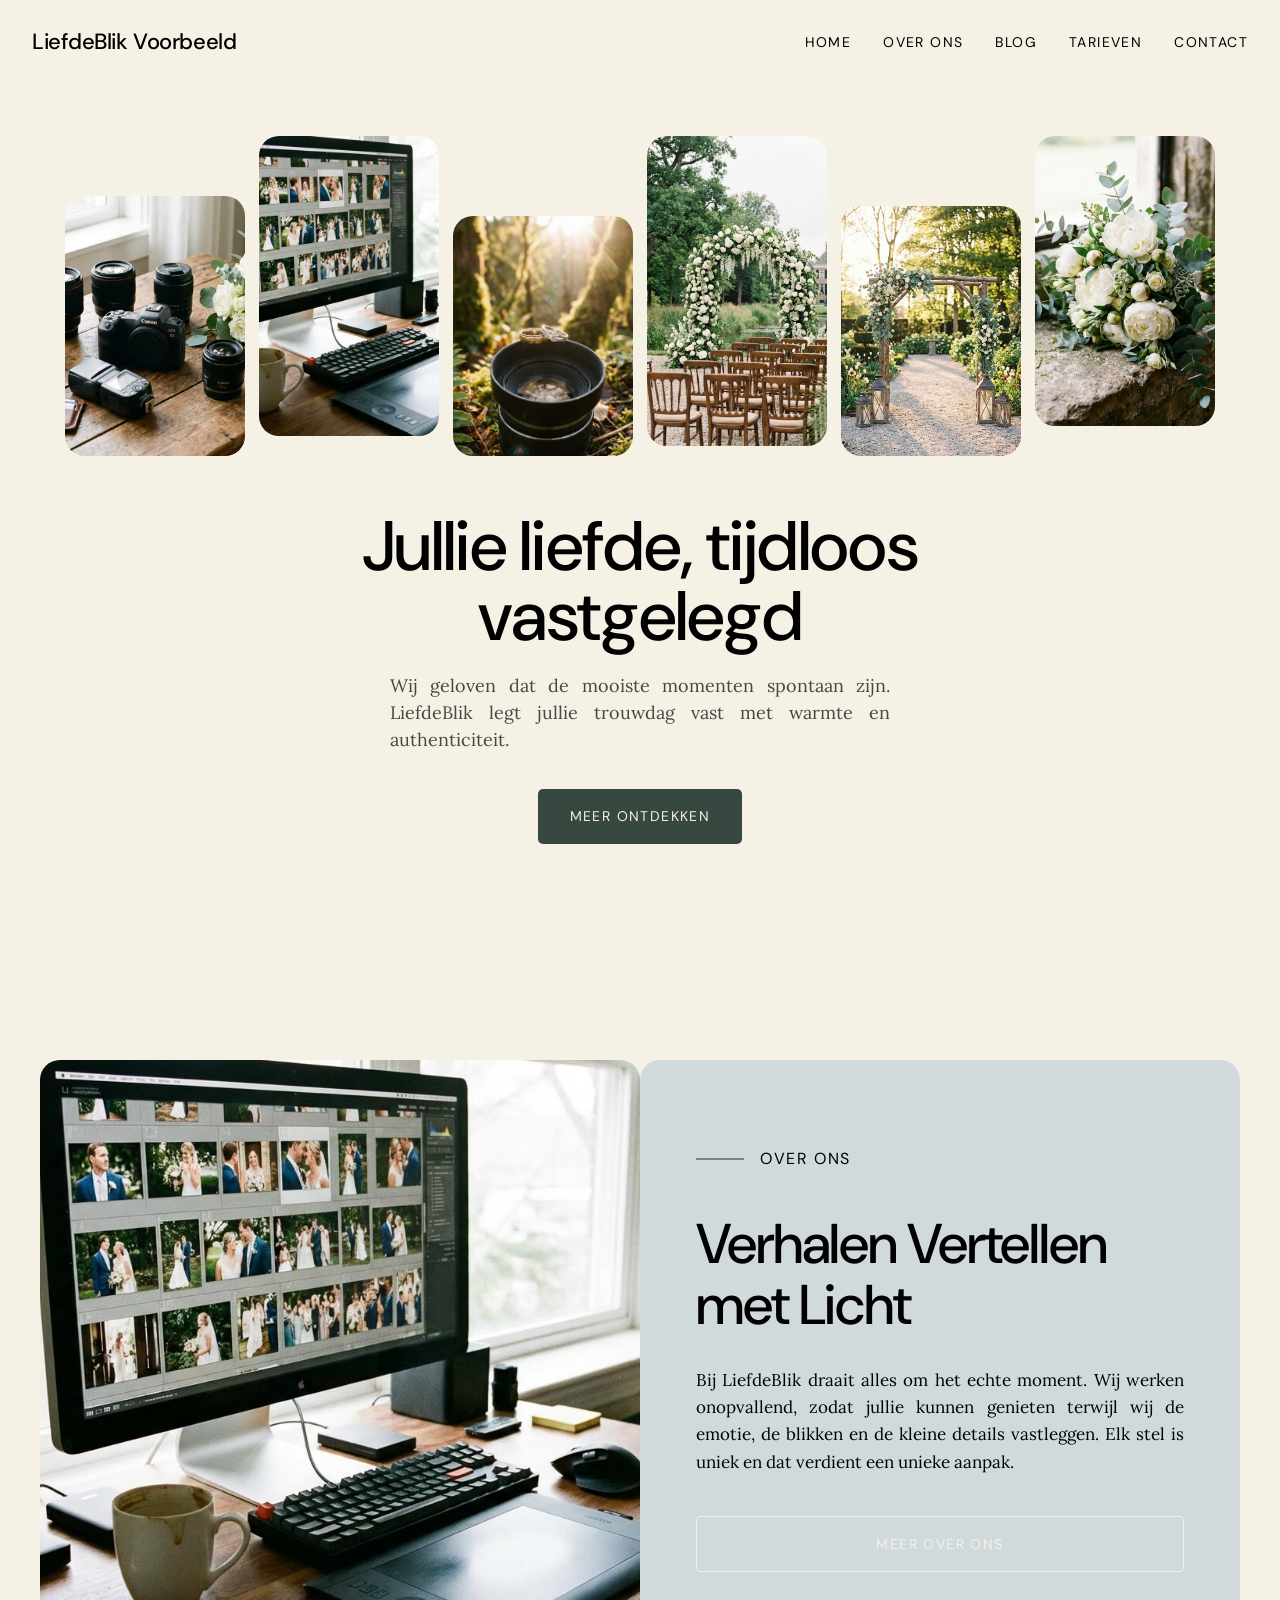
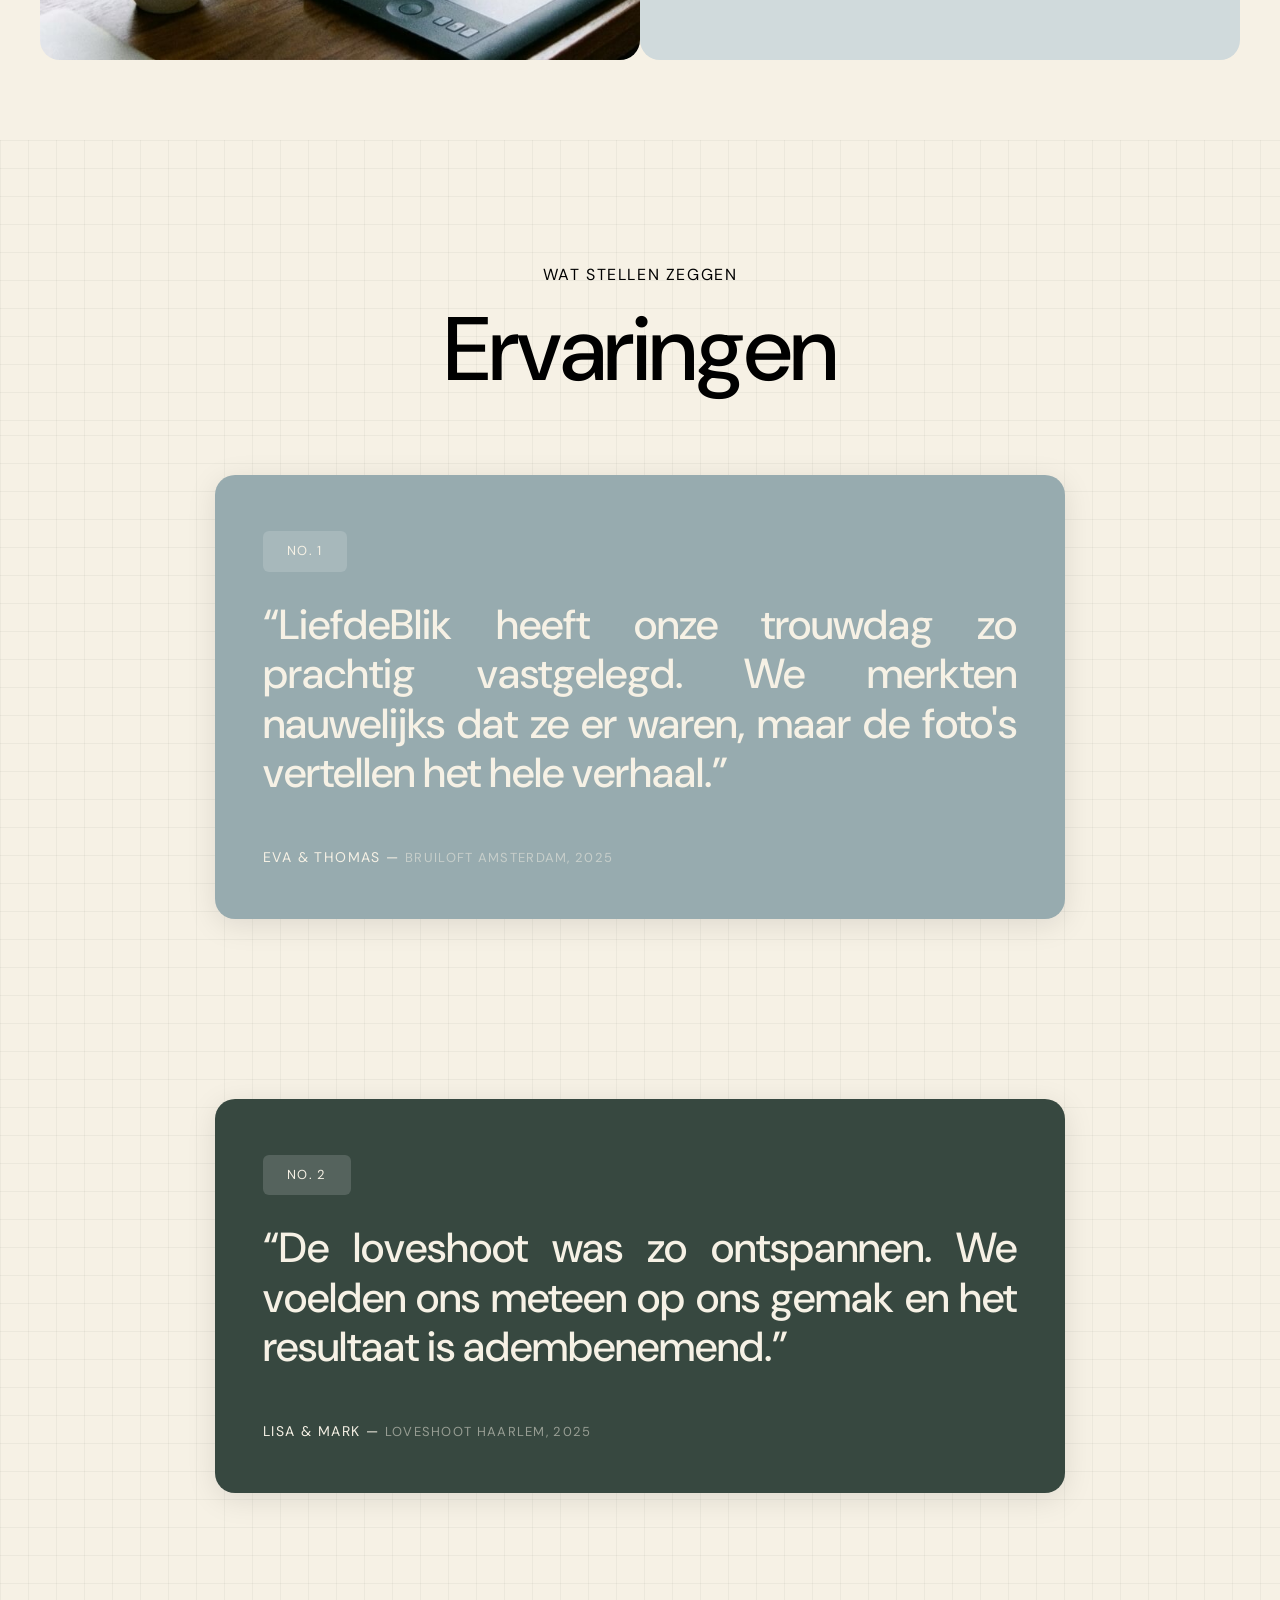
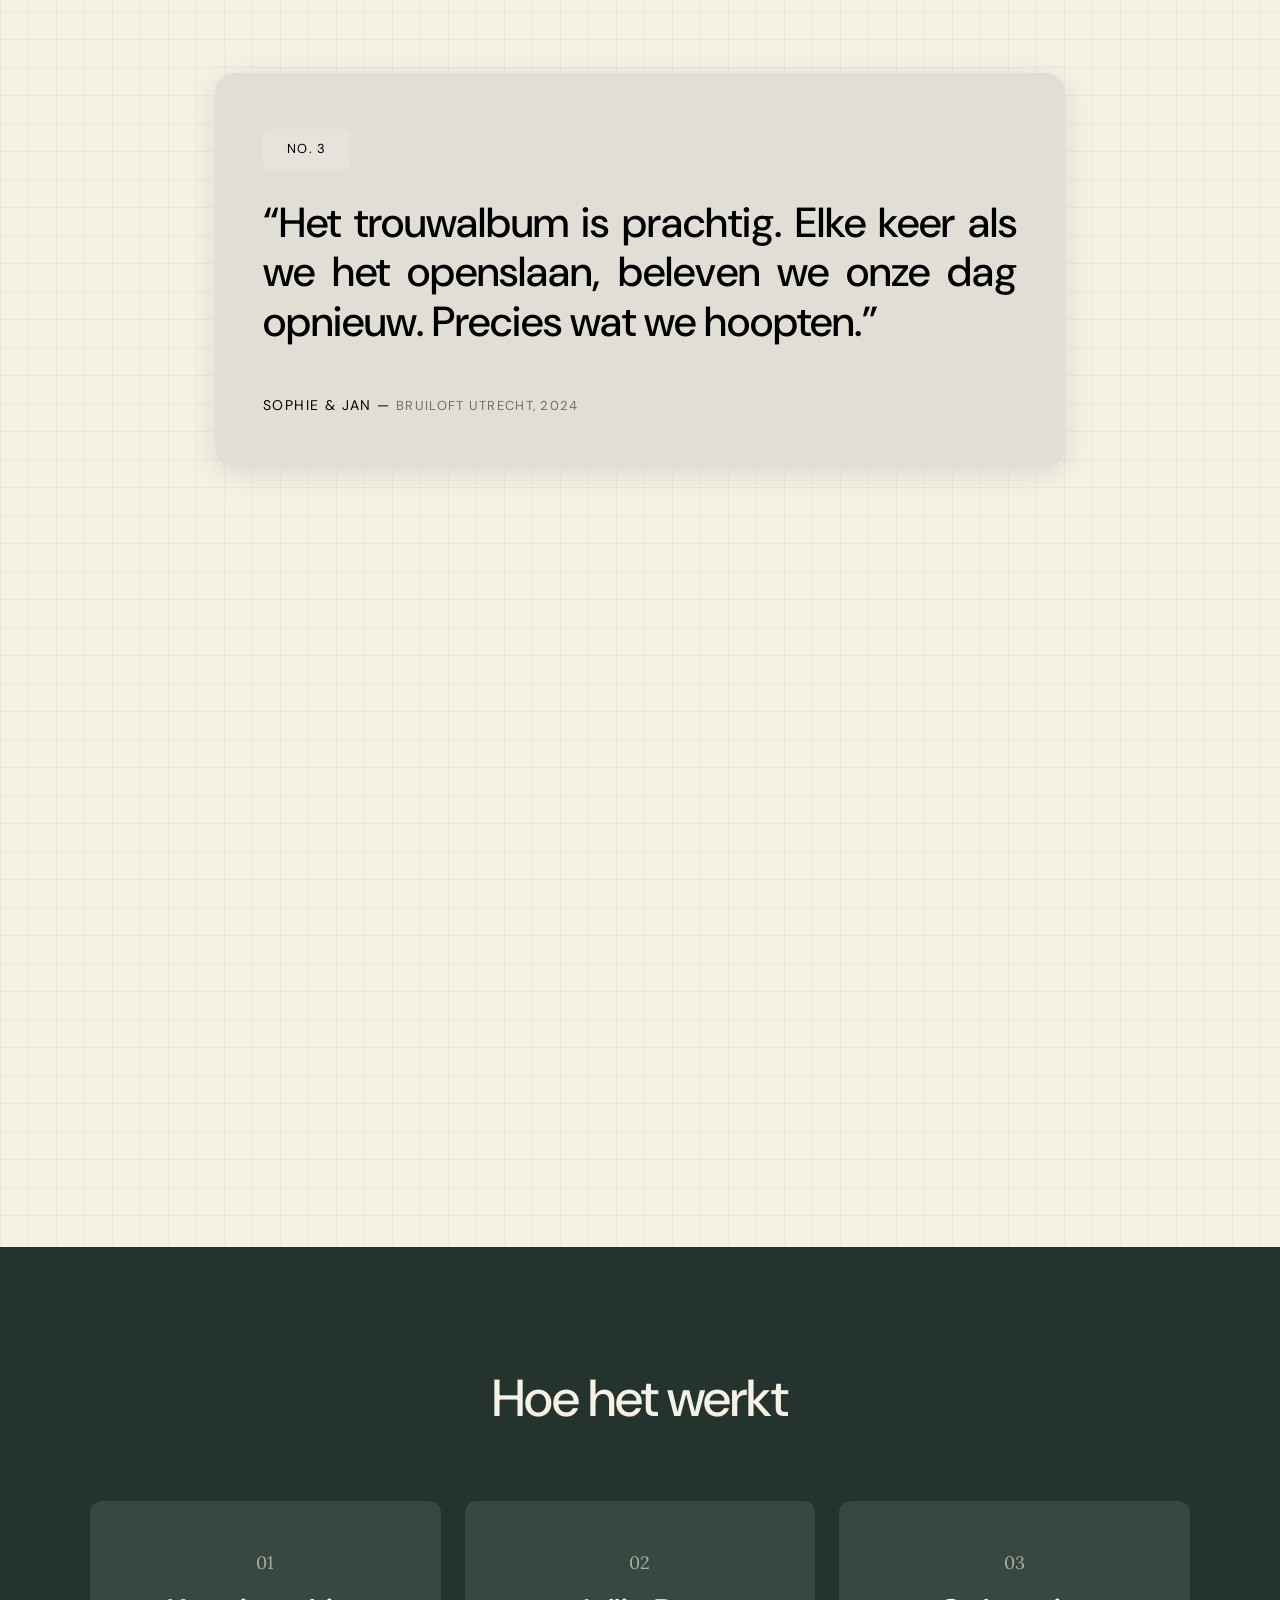
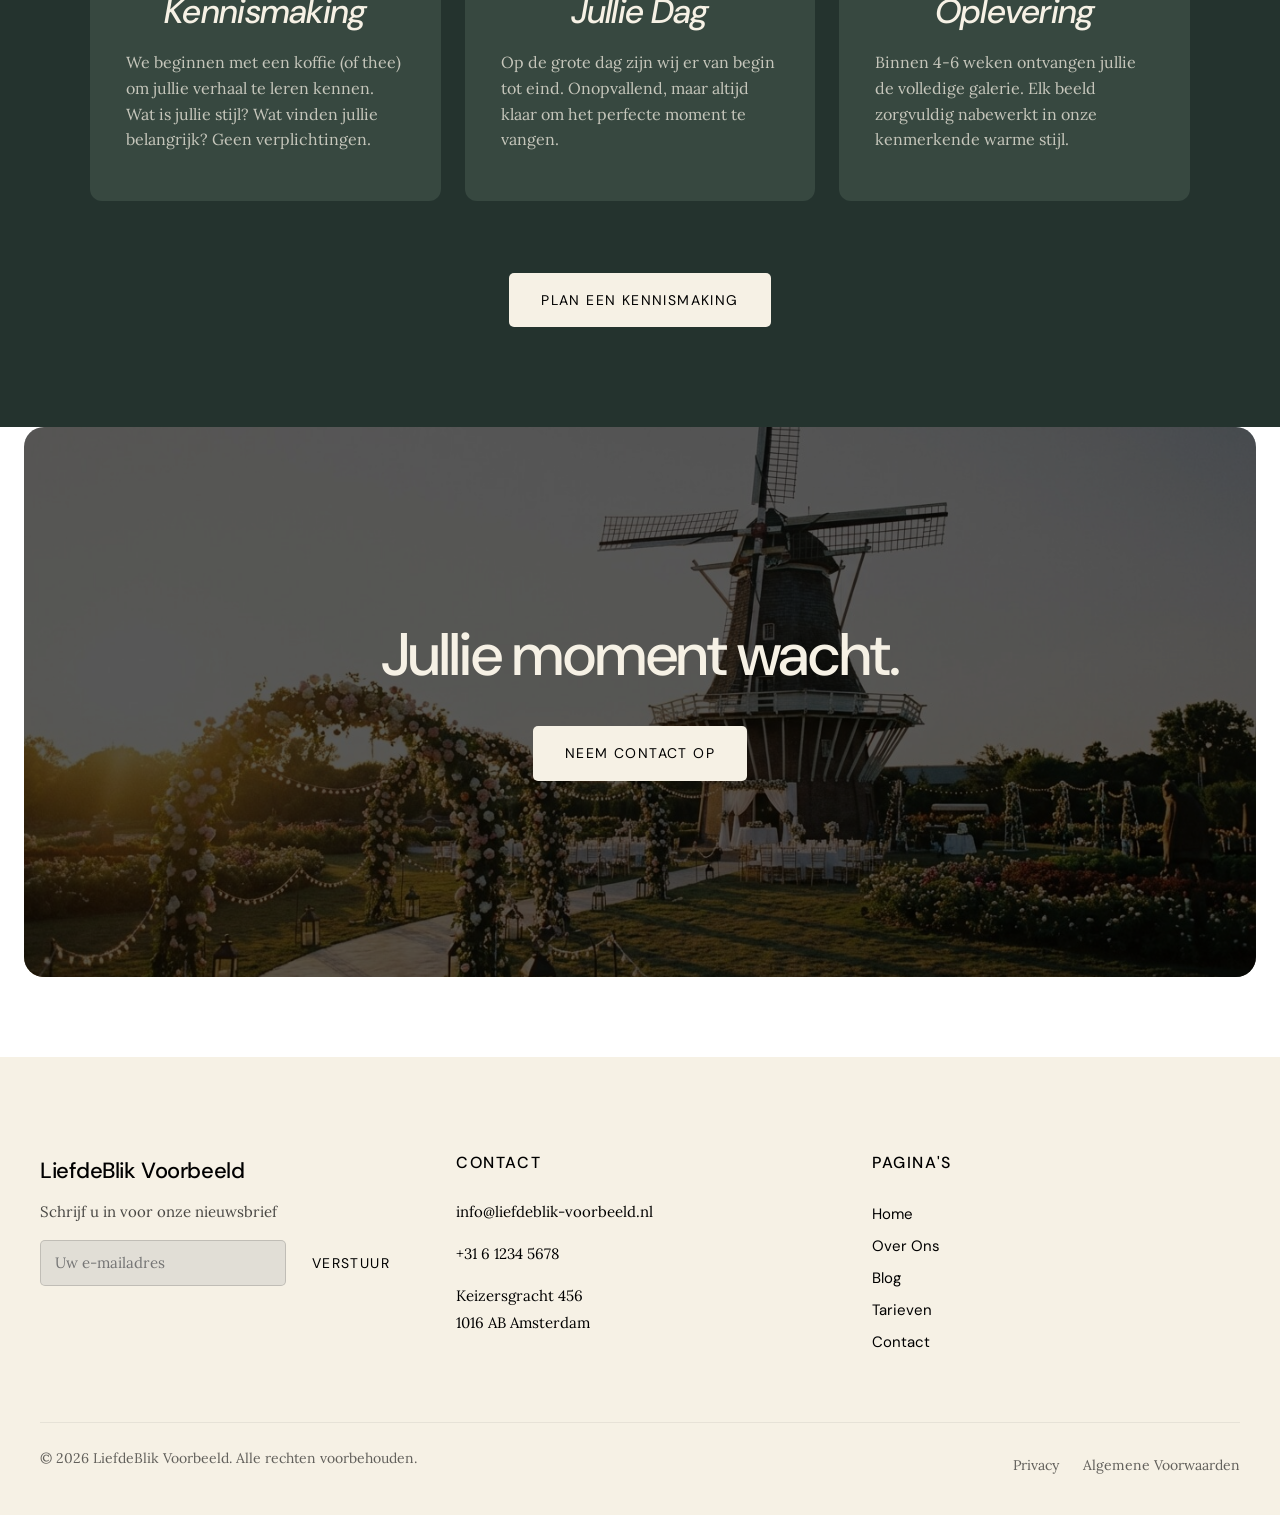
<file: index.html>
<!DOCTYPE html>
<html lang="nl">
<head>
  <meta charset="UTF-8">
  <meta name="viewport" content="width=device-width, initial-scale=1.0">
  <title>LiefdeBlik Voorbeeld — Trouwfotografie met Hart</title>
  <meta name="description" content="LiefdeBlik Voorbeeld is een trouwfotograaf die jullie bruiloft vastlegt met warmte, emotie en een persoonlijke aanpak.">
  <link rel="preconnect" href="https://fonts.googleapis.com">
  <link rel="preconnect" href="https://fonts.gstatic.com" crossorigin>
  <link href="https://fonts.googleapis.com/css2?family=DM+Sans:wght@400;500&family=Lora:ital,wght@0,400;0,700;1,400&display=swap" rel="stylesheet">
  <link rel="stylesheet" href="css/style.css">
</head>
<body>

  <header class="site-header" id="siteHeader">
    <div class="header-inner">
      <a href="index.html" class="brand-name">LiefdeBlik Voorbeeld</a>
      <nav class="desktop-nav" aria-label="Hoofdnavigatie">
        <ul><li><a href="index.html">Home</a></li><li><a href="about.html">Over Ons</a></li><li><a href="blog.html">Blog</a></li><li><a href="pricing.html">Tarieven</a></li><li><a href="contact.html">Contact</a></li></ul>
      </nav>
      <button class="mobile-menu-toggle" id="menuOpen" aria-label="Open menu">Menu</button>
    </div>
  </header>

  <div class="mobile-menu-overlay" id="mobileMenu" aria-hidden="true">
    <div class="mobile-menu-header">
      <a href="index.html" class="brand-name">LiefdeBlik Voorbeeld</a>
      <button class="mobile-menu-close" id="menuClose" aria-label="Sluit menu">&times;</button>
    </div>
    <nav class="mobile-nav" aria-label="Mobiele navigatie">
      <ul><li><a href="index.html">Home</a></li><li><a href="about.html">Over Ons</a></li><li><a href="blog.html">Blog</a></li><li><a href="pricing.html">Tarieven</a></li><li><a href="contact.html">Contact</a></li></ul>
    </nav>
  </div>

  <section class="hero">
    <div class="hero-inner">
      <div class="hero-photo-grid">
        <div class="photo-tile photo-tile--1"><img src="images/hero-1.jpg" alt="Bruidspaar bij zonsondergang" loading="eager"></div>
        <div class="photo-tile photo-tile--2"><img src="images/hero-2.jpg" alt="Eerste blik moment" loading="eager"></div>
        <div class="photo-tile photo-tile--3"><img src="images/hero-3.jpg" alt="Bruidsboeket detail" loading="eager"></div>
        <div class="photo-tile photo-tile--4"><img src="images/hero-4.jpg" alt="Ceremonie emotie" loading="eager"></div>
        <div class="photo-tile photo-tile--5"><img src="images/hero-5.jpg" alt="Feest op de dansvloer" loading="eager"></div>
        <div class="photo-tile photo-tile--6"><img src="images/hero-6.jpg" alt="Trouwringen close-up" loading="eager"></div>
      </div>
      <div class="hero-text">
        <h1 class="hero-headline">Jullie liefde, tijdloos vastgelegd</h1>
        <p class="hero-subheading">Wij geloven dat de mooiste momenten spontaan zijn. LiefdeBlik legt jullie trouwdag vast met warmte en authenticiteit.</p>
        <a href="#ontdek" class="btn btn--primary">Meer Ontdekken</a>
      </div>
    </div>
  </section>

  <section class="about-preview reveal-on-scroll" id="ontdek">
    <div class="about-preview-inner">
      <div class="about-preview-image"><img src="images/about-preview.jpg" alt="Fotografe aan het werk" loading="lazy"></div>
      <div class="about-preview-content">
        <span class="subheading">OVER ONS</span>
        <h2>Verhalen Vertellen met Licht</h2>
        <p>Bij LiefdeBlik draait alles om het echte moment. Wij werken onopvallend, zodat jullie kunnen genieten terwijl wij de emotie, de blikken en de kleine details vastleggen. Elk stel is uniek en dat verdient een unieke aanpak.</p>
        <a href="about.html" class="btn btn--outline">Meer over ons</a>
      </div>
    </div>
  </section>

  <section class="testimonials-intro reveal-on-scroll">
    <div class="testimonials-intro-inner">
      <span class="subheading">WAT STELLEN ZEGGEN</span>
      <h2>Ervaringen</h2>
    </div>
  </section>

  <section class="testimonials-cards">
    <article class="testimonial-card testimonial-card--1" style="background-color: #97ABAF;">
      <div class="testimonial-card-inner">
        <span class="testimonial-badge">no. 1</span>
        <blockquote><p>&ldquo;LiefdeBlik heeft onze trouwdag zo prachtig vastgelegd. We merkten nauwelijks dat ze er waren, maar de foto's vertellen het hele verhaal.&rdquo;</p></blockquote>
        <footer class="testimonial-attribution"><cite class="testimonial-name">Eva & Thomas</cite><span class="testimonial-role">Bruiloft Amsterdam, 2025</span></footer>
      </div>
    </article>
    <article class="testimonial-card testimonial-card--2" style="background-color: #374840;">
      <div class="testimonial-card-inner">
        <span class="testimonial-badge">no. 2</span>
        <blockquote><p>&ldquo;De loveshoot was zo ontspannen. We voelden ons meteen op ons gemak en het resultaat is adembenemend.&rdquo;</p></blockquote>
        <footer class="testimonial-attribution"><cite class="testimonial-name">Lisa & Mark</cite><span class="testimonial-role">Loveshoot Haarlem, 2025</span></footer>
      </div>
    </article>
    <article class="testimonial-card testimonial-card--3" style="background-color: #E1DED6;">
      <div class="testimonial-card-inner">
        <span class="testimonial-badge">no. 3</span>
        <blockquote><p>&ldquo;Het trouwalbum is prachtig. Elke keer als we het openslaan, beleven we onze dag opnieuw. Precies wat we hoopten.&rdquo;</p></blockquote>
        <footer class="testimonial-attribution"><cite class="testimonial-name">Sophie & Jan</cite><span class="testimonial-role">Bruiloft Utrecht, 2024</span></footer>
      </div>
    </article>
    <div style="height:80vh"></div>
  </section>

  <section class="how-it-works reveal-on-scroll">
    <div class="how-it-works-inner">
      <header class="how-it-works-header"><h2>Hoe het werkt</h2></header>
      <div class="steps-grid">
        <article class="step-card"><span class="step-number">01</span><h3>Kennismaking</h3><p>We beginnen met een koffie (of thee) om jullie verhaal te leren kennen. Wat is jullie stijl? Wat vinden jullie belangrijk? Geen verplichtingen.</p></article>
        <article class="step-card"><span class="step-number">02</span><h3>Jullie Dag</h3><p>Op de grote dag zijn wij er van begin tot eind. Onopvallend, maar altijd klaar om het perfecte moment te vangen.</p></article>
        <article class="step-card"><span class="step-number">03</span><h3>Oplevering</h3><p>Binnen 4-6 weken ontvangen jullie de volledige galerie. Elk beeld zorgvuldig nabewerkt in onze kenmerkende warme stijl.</p></article>
      </div>
      <div class="how-it-works-cta"><a href="contact.html" class="btn btn--primary btn--light">Plan een Kennismaking</a></div>
    </div>
  </section>

  <section class="cta-fullwidth reveal-on-scroll">
    <div class="cta-fullwidth-bg"><img src="images/cta-bg.jpg" alt="" loading="lazy" aria-hidden="true"></div>
    <div class="cta-fullwidth-overlay"></div>
    <div class="cta-fullwidth-content">
      <h2>Jullie moment wacht.</h2>
      <a href="contact.html" class="btn btn--primary btn--light">Neem Contact Op</a>
    </div>
  </section>

  <footer class="site-footer">
    <div class="footer-inner">
      <div class="footer-col footer-col--brand">
        <a href="index.html" class="brand-name">LiefdeBlik Voorbeeld</a>
        <p class="footer-tagline">Schrijf u in voor onze nieuwsbrief</p>
        <form class="footer-signup" action="#" method="post"><label for="footerEmail" class="sr-only">E-mailadres</label><input type="email" id="footerEmail" name="email" placeholder="Uw e-mailadres" required><button type="submit" class="btn btn--small">Verstuur</button></form>
      </div>
      <div class="footer-col footer-col--contact">
        <h4>Contact</h4>
        <address><p><a href="mailto:info@liefdeblik-voorbeeld.nl">info@liefdeblik-voorbeeld.nl</a></p><p><a href="tel:+31612345678">+31 6 1234 5678</a></p><p>Keizersgracht 456<br>1016 AB Amsterdam</p></address>
      </div>
      <div class="footer-col footer-col--nav">
        <h4>Pagina's</h4>
        <nav aria-label="Footer navigatie"><ul><li><a href="index.html">Home</a></li><li><a href="about.html">Over Ons</a></li><li><a href="blog.html">Blog</a></li><li><a href="pricing.html">Tarieven</a></li><li><a href="contact.html">Contact</a></li></ul></nav>
      </div>
    </div>
    <div class="footer-bottom">
      <p>&copy; 2026 LiefdeBlik Voorbeeld. Alle rechten voorbehouden.</p>
      <nav class="footer-legal" aria-label="Juridische links"><a href="#">Privacy</a><a href="#">Algemene Voorwaarden</a></nav>
    </div>
  </footer>

  <script src="js/main.js"></script>
</body>
</html>
</file>
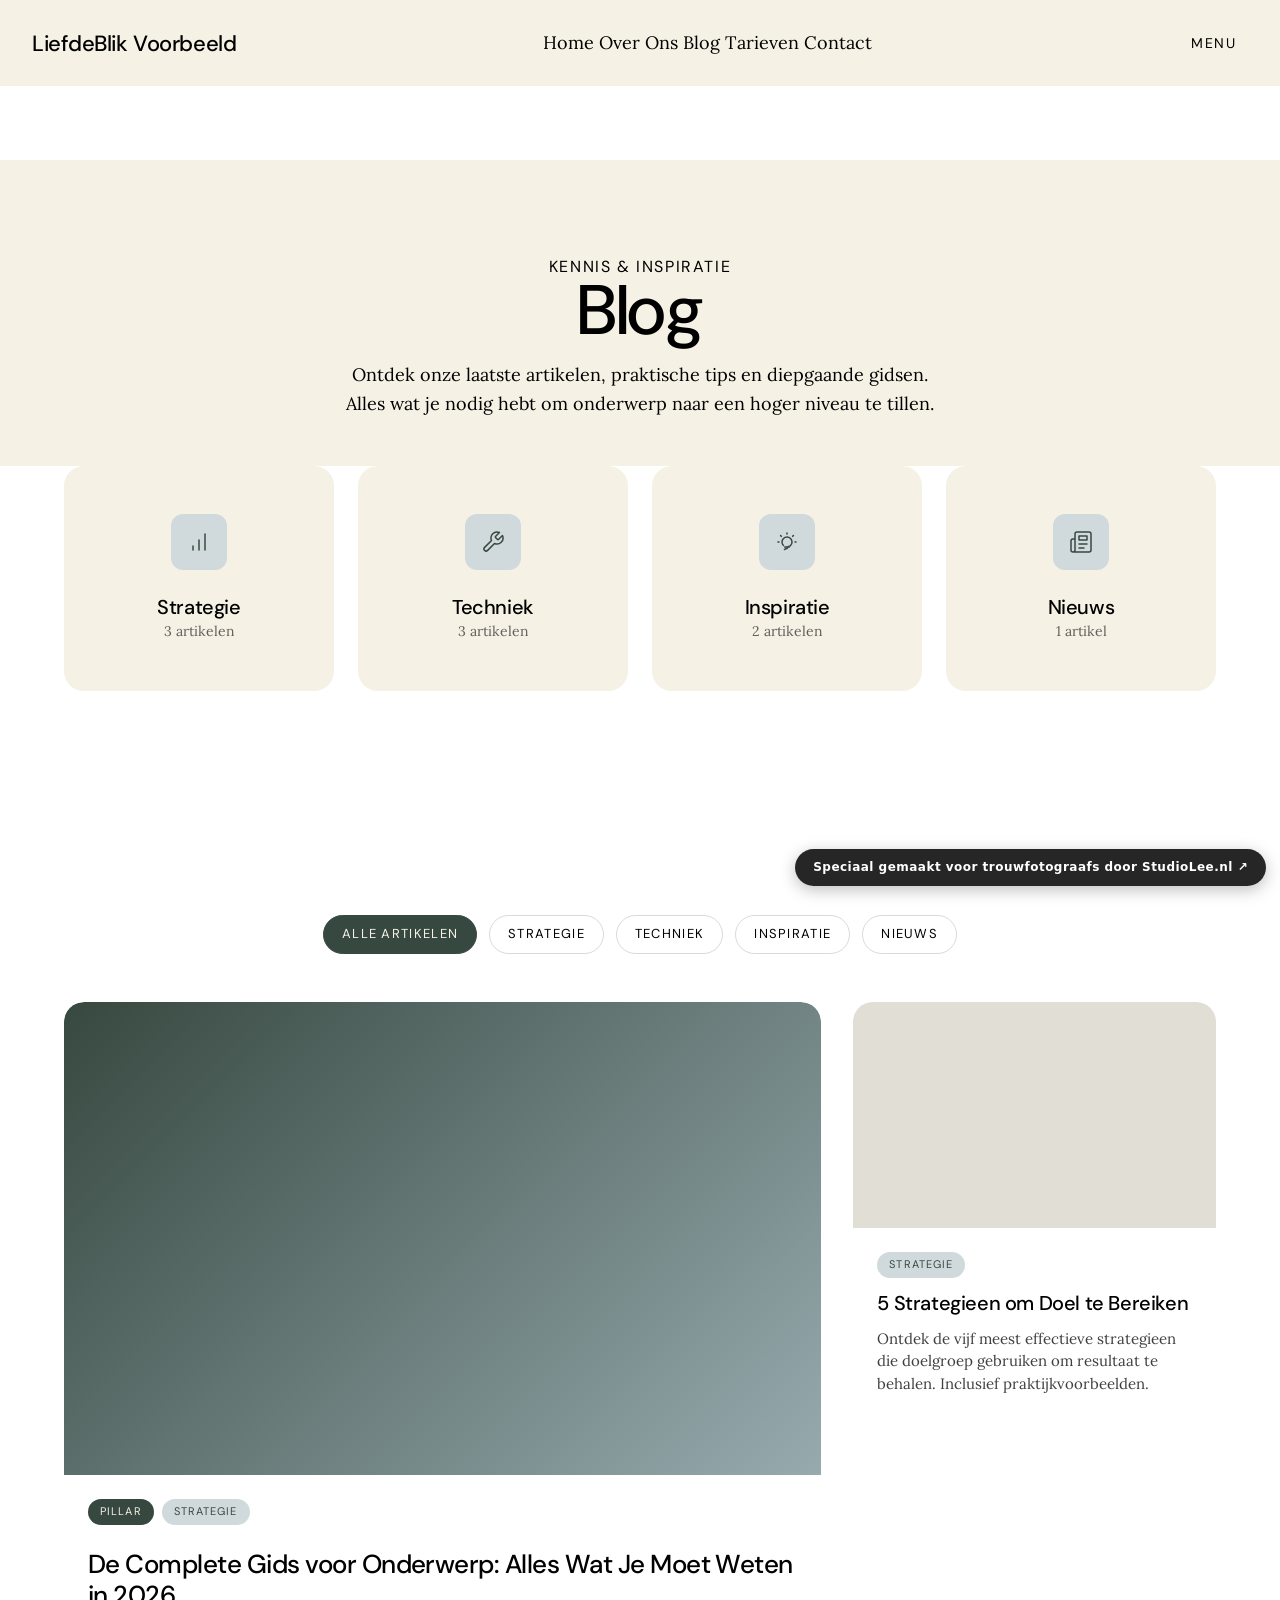
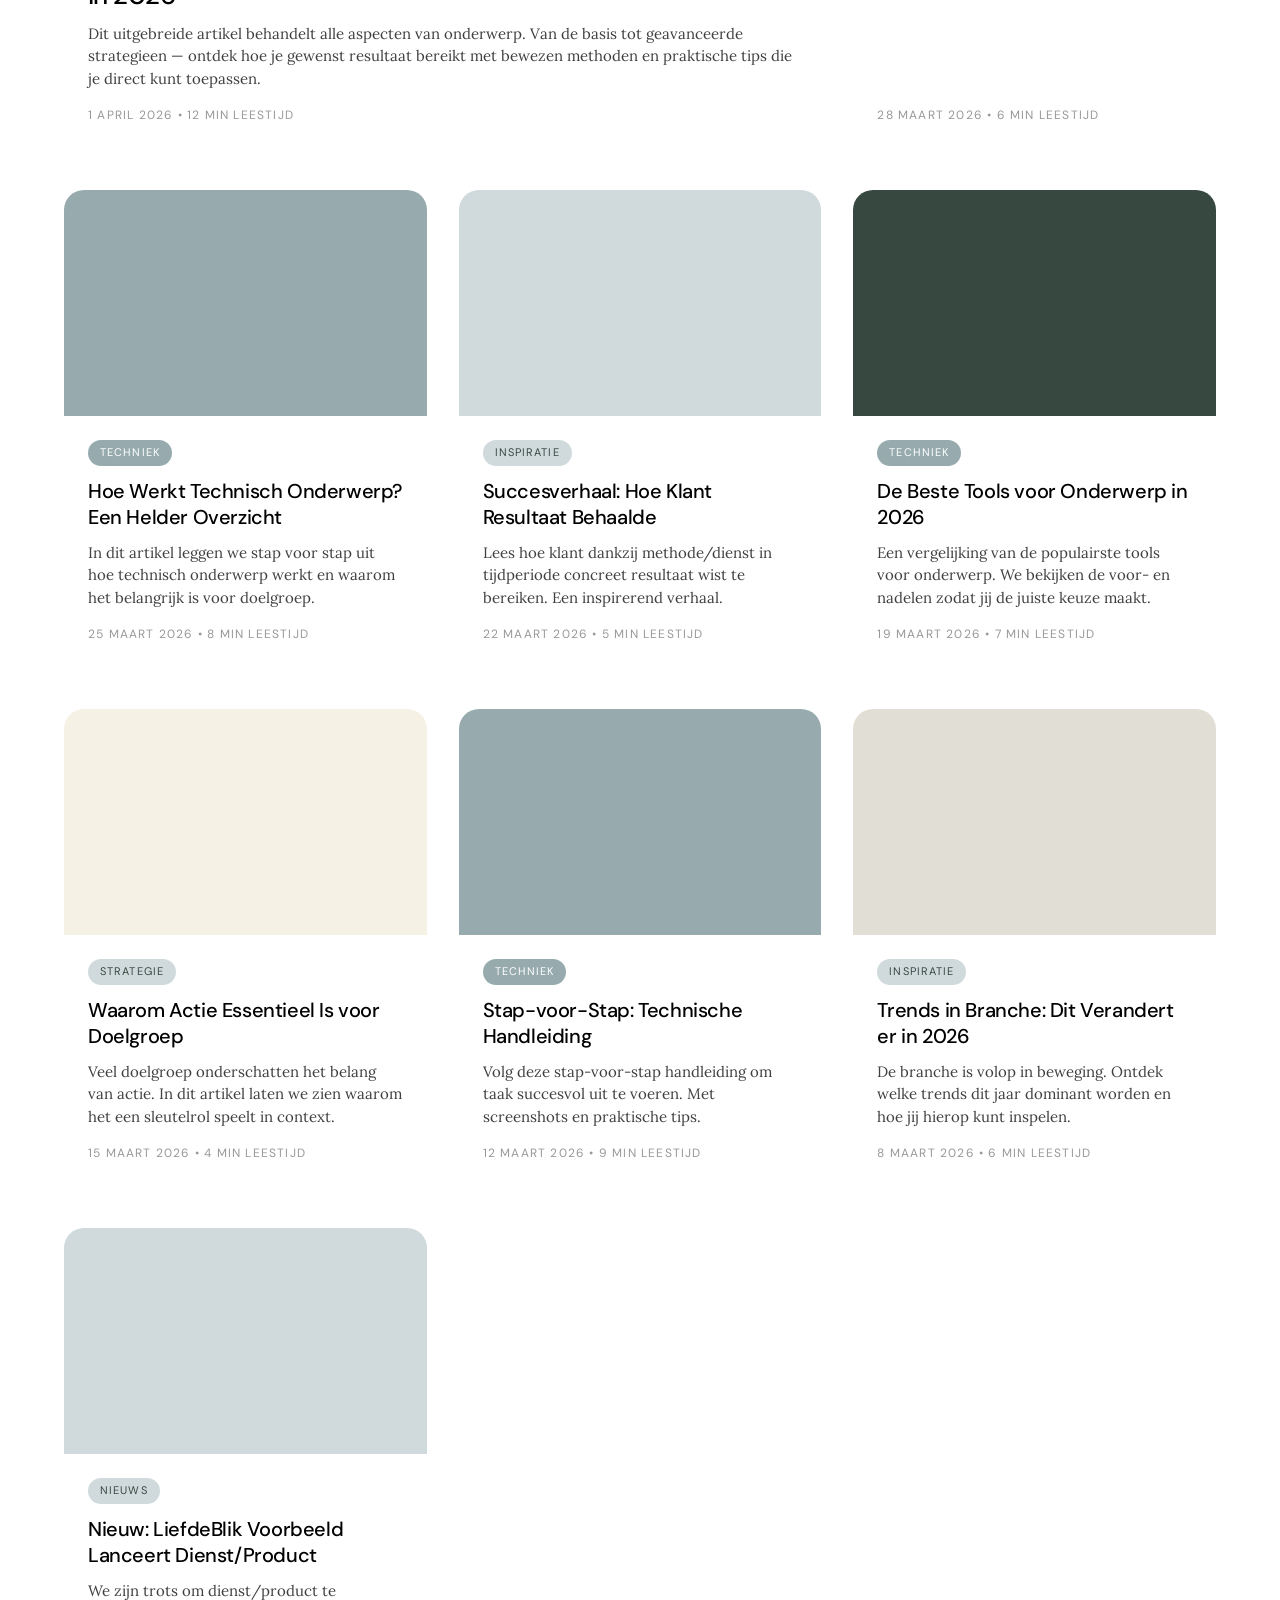
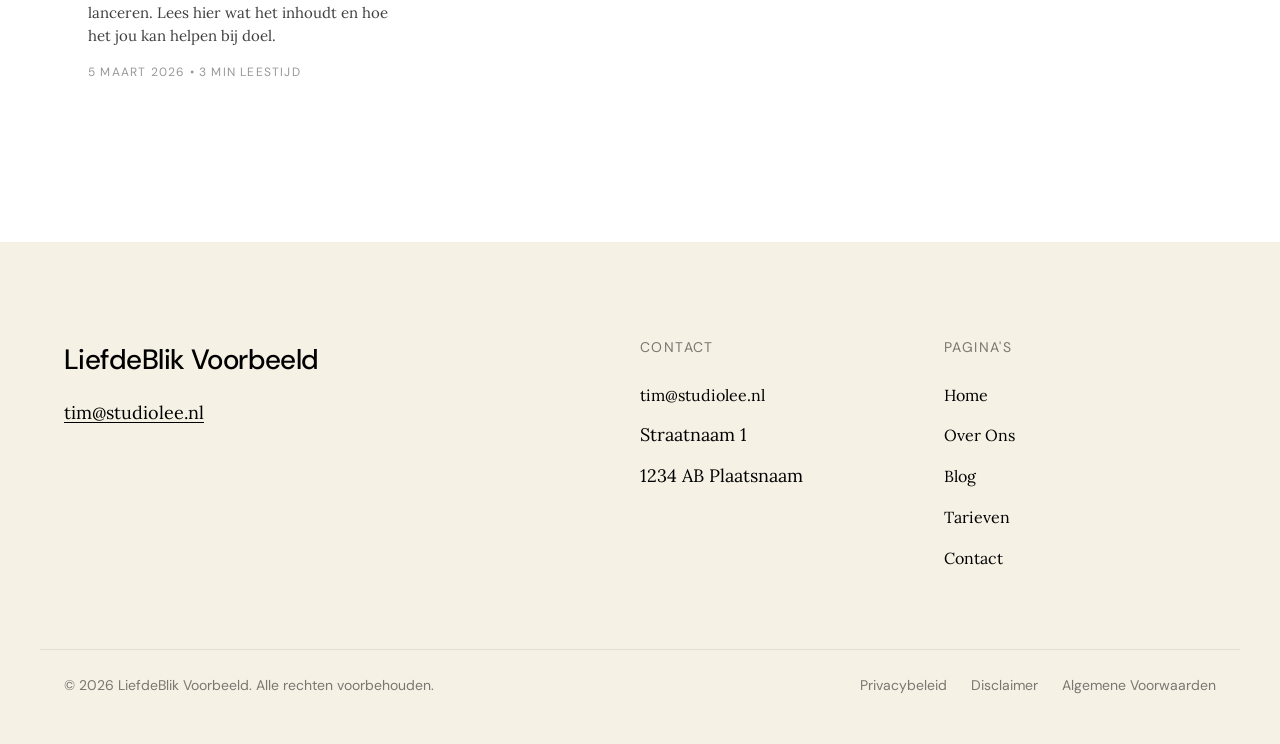
<file: blog.html>
<!DOCTYPE html>
<html lang="nl">
<head>
  <meta charset="UTF-8">
  <meta name="viewport" content="width=device-width, initial-scale=1.0">
  <meta name="description" content="Lees onze laatste artikelen over onderwerp. Praktische tips, diepgaande gidsen en meer.">
  <title>Blog — LiefdeBlik Voorbeeld</title>

  <!-- Google Fonts: DM Sans + Lora -->
  <link rel="preconnect" href="https://fonts.googleapis.com">
  <link rel="preconnect" href="https://fonts.gstatic.com" crossorigin>
  <link href="https://fonts.googleapis.com/css2?family=DM+Sans:wght@400;500&family=Lora:ital,wght@0,400;0,700;1,400&display=swap" rel="stylesheet">

  <!-- Stylesheet -->
  <link rel="stylesheet" href="css/style.css">

  <!-- Favicon -->
  <!-- PLACEHOLDER: Voeg favicon toe -->
</head>
<body>

  <!-- ============================================================
       HEADER / NAVIGATION
       ============================================================ -->
  <header class="nav" role="banner">
    <a href="index.html" class="nav__brand">LiefdeBlik Voorbeeld</a>

    <!-- Desktop nav links (hidden on mobile, shown in overlay) -->
    <nav class="nav__links" aria-label="Hoofdnavigatie">
      <a href="index.html">Home</a>
      <a href="about.html">Over Ons</a>
      <a href="blog.html" class="is-active" aria-current="page">Blog</a>
      <a href="pricing.html">Tarieven</a>
      <a href="contact.html">Contact</a>
    </nav>

    <button class="nav__toggle menu-btn" aria-label="Open menu" aria-expanded="false">
      Menu
    </button>
  </header>

  <!-- Mobile / Overlay Menu -->
  <div class="menu-overlay" role="dialog" aria-label="Navigatiemenu">
    <div class="menu-overlay__nav">
      <a href="index.html" class="menu-overlay__link">Home</a>
      <a href="about.html" class="menu-overlay__link">Over Ons</a>
      <a href="blog.html" class="menu-overlay__link">Blog</a>
      <a href="pricing.html" class="menu-overlay__link">Tarieven</a>
      <a href="contact.html" class="menu-overlay__link">Contact</a>

      <div class="menu-overlay__social">
        <a href="#" target="_blank" rel="noopener">Instagram</a>
        <a href="#" target="_blank" rel="noopener">LinkedIn</a>
        <a href="#" target="_blank" rel="noopener">Facebook</a>
      </div>
    </div>
    <div class="menu-overlay__aside">
      <!-- PLACEHOLDER: 4 sfeerbeelden in grid -->
      <div style="background-color: var(--color-dusty-teal); border-radius: var(--radius-lg);"></div>
      <div style="background-color: var(--color-stone); border-radius: var(--radius-lg);"></div>
      <div style="background-color: var(--color-stone); border-radius: var(--radius-lg);"></div>
      <div style="background-color: var(--color-dusty-teal); border-radius: var(--radius-lg);"></div>
    </div>
    <button class="menu-overlay__close menu-close" aria-label="Sluit menu">Sluiten</button>
  </div>

  <!-- Nav spacer -->
  <div class="nav-spacer"></div>


  <!-- ============================================================
       SECTION 1 — PAGE HERO
       ============================================================ -->
  <section class="blog-header reveal-on-scroll">
    <div class="container">
      <p class="subheading">Kennis &amp; Inspiratie</p>
      <h1>Blog</h1>
      <p>Ontdek onze laatste artikelen, praktische tips en diepgaande gidsen. Alles wat je nodig hebt om onderwerp naar een hoger niveau te tillen.</p>
    </div>
  </section>


  <!-- ============================================================
       SECTION 2 — CLUSTER OVERVIEW (4 topic clusters)
       ============================================================ -->
  <section class="section-pad" style="padding-top: 0;">
    <div class="container">
      <div style="display: grid; grid-template-columns: repeat(4, 1fr); gap: var(--sp-5); margin-bottom: var(--sp-8);" class="reveal-on-scroll reveal-stagger cluster-overview">

        <!-- Cluster 1 -->
        <button class="feature-card hover-lift" data-cluster-filter="cluster-strategie" style="cursor: pointer; border: none; text-align: center;">
          <div class="feature-card__icon">
            <!-- PLACEHOLDER: icoon strategie -->
            <svg xmlns="http://www.w3.org/2000/svg" width="24" height="24" fill="none" stroke="currentColor" stroke-width="1.5" stroke-linecap="round" stroke-linejoin="round" viewBox="0 0 24 24"><path d="M12 20V10"/><path d="M18 20V4"/><path d="M6 20v-4"/></svg>
          </div>
          <h4>Strategie</h4>
          <p style="font-size: 14px; opacity: 0.6; text-align: center;">3 artikelen</p>
        </button>

        <!-- Cluster 2 -->
        <button class="feature-card hover-lift" data-cluster-filter="cluster-techniek" style="cursor: pointer; border: none; text-align: center;">
          <div class="feature-card__icon">
            <!-- PLACEHOLDER: icoon techniek -->
            <svg xmlns="http://www.w3.org/2000/svg" width="24" height="24" fill="none" stroke="currentColor" stroke-width="1.5" stroke-linecap="round" stroke-linejoin="round" viewBox="0 0 24 24"><path d="M14.7 6.3a1 1 0 0 0 0 1.4l1.6 1.6a1 1 0 0 0 1.4 0l3.77-3.77a6 6 0 0 1-7.94 7.94l-6.91 6.91a2.12 2.12 0 0 1-3-3l6.91-6.91a6 6 0 0 1 7.94-7.94l-3.76 3.76z"/></svg>
          </div>
          <h4>Techniek</h4>
          <p style="font-size: 14px; opacity: 0.6; text-align: center;">3 artikelen</p>
        </button>

        <!-- Cluster 3 -->
        <button class="feature-card hover-lift" data-cluster-filter="cluster-inspiratie" style="cursor: pointer; border: none; text-align: center;">
          <div class="feature-card__icon">
            <!-- PLACEHOLDER: icoon inspiratie -->
            <svg xmlns="http://www.w3.org/2000/svg" width="24" height="24" fill="none" stroke="currentColor" stroke-width="1.5" stroke-linecap="round" stroke-linejoin="round" viewBox="0 0 24 24"><path d="M9.663 17h4.673M12 3v1m6.364 1.636l-.707.707M21 12h-1M4 12H3m3.343-5.657l-.707-.707m2.828 9.9a5 5 0 1 1 7.072 0l-.548.547A3.374 3.374 0 0 0 12 18.469c-.94 0-1.818.38-2.464 1.02l-.024.024"/></svg>
          </div>
          <h4>Inspiratie</h4>
          <p style="font-size: 14px; opacity: 0.6; text-align: center;">2 artikelen</p>
        </button>

        <!-- Cluster 4 -->
        <button class="feature-card hover-lift" data-cluster-filter="cluster-nieuws" style="cursor: pointer; border: none; text-align: center;">
          <div class="feature-card__icon">
            <!-- PLACEHOLDER: icoon nieuws -->
            <svg xmlns="http://www.w3.org/2000/svg" width="24" height="24" fill="none" stroke="currentColor" stroke-width="1.5" stroke-linecap="round" stroke-linejoin="round" viewBox="0 0 24 24"><path d="M4 22h16a2 2 0 0 0 2-2V4a2 2 0 0 0-2-2H8a2 2 0 0 0-2 2v16a2 2 0 0 1-2 2Zm0 0a2 2 0 0 1-2-2v-9c0-1.1.9-2 2-2h2"/><path d="M18 14h-8"/><path d="M15 18h-5"/><path d="M10 6h8v4h-8V6Z"/></svg>
          </div>
          <h4>Nieuws</h4>
          <p style="font-size: 14px; opacity: 0.6; text-align: center;">1 artikel</p>
        </button>

      </div>
    </div>

    <!-- Responsive: cluster grid 2x2 on mobile, 4-col on desktop -->
    <style>
      .cluster-overview {
        grid-template-columns: repeat(4, 1fr) !important;
      }
      @media (max-width: 768px) {
        .cluster-overview {
          grid-template-columns: repeat(2, 1fr) !important;
        }
      }
    </style>
  </section>


  <!-- ============================================================
       SECTION 3 — FILTER BUTTONS
       ============================================================ -->
  <div class="blog-filters reveal-on-scroll">
    <button class="blog-filter-btn filter-btn is-active" data-category="all">Alle Artikelen</button>
    <button class="blog-filter-btn filter-btn" data-category="cluster-strategie">Strategie</button>
    <button class="blog-filter-btn filter-btn" data-category="cluster-techniek">Techniek</button>
    <button class="blog-filter-btn filter-btn" data-category="cluster-inspiratie">Inspiratie</button>
    <button class="blog-filter-btn filter-btn" data-category="cluster-nieuws">Nieuws</button>
  </div>


  <!-- ============================================================
       SECTION 4 — ARTICLE GRID
       9 articles: 1 pillar (spans 2 cols) + 8 regular
       ============================================================ -->
  <section class="reveal-on-scroll">
    <div class="blog-grid">

      <!-- PILLAR ARTICLE — spans 2 columns -->
      <article class="article-card blog-item" data-category="cluster-strategie" style="grid-column: span 2;">
        <div class="article-card__image">
          <!-- PLACEHOLDER: pillar afbeelding 16:9 -->
          <div style="width: 100%; height: 100%; background: linear-gradient(135deg, var(--color-mid-green), var(--color-dusty-teal)); aspect-ratio: 16/9; border-radius: var(--radius-lg) var(--radius-lg) 0 0;"></div>
        </div>
        <div class="article-card__body">
          <div style="display: flex; gap: var(--sp-2); align-items: center; margin-bottom: var(--sp-3);">
            <span class="article-card__badge article-card__badge--primary">Pillar</span>
            <span class="article-card__badge">Strategie</span>
          </div>
          <h3 class="article-card__title" style="font-size: 26px; line-height: 1.2;">De Complete Gids voor Onderwerp: Alles Wat Je Moet Weten in 2026</h3>
          <p class="article-card__excerpt">Dit uitgebreide artikel behandelt alle aspecten van onderwerp. Van de basis tot geavanceerde strategieen — ontdek hoe je gewenst resultaat bereikt met bewezen methoden en praktische tips die je direct kunt toepassen.</p>
          <span class="article-card__meta">1 april 2026 &bull; 12 min leestijd</span>
        </div>
      </article>

      <!-- Article 2 -->
      <article class="article-card blog-item hover-lift" data-category="cluster-strategie">
        <div class="article-card__image">
          <!-- PLACEHOLDER: blog afbeelding 16:9 -->
          <div style="width: 100%; height: 100%; background-color: var(--color-stone); aspect-ratio: 16/10;"></div>
        </div>
        <div class="article-card__body">
          <span class="article-card__badge">Strategie</span>
          <h4 class="article-card__title">5 Strategieen om Doel te Bereiken</h4>
          <p class="article-card__excerpt">Ontdek de vijf meest effectieve strategieen die doelgroep gebruiken om resultaat te behalen. Inclusief praktijkvoorbeelden.</p>
          <span class="article-card__meta">28 maart 2026 &bull; 6 min leestijd</span>
        </div>
      </article>

      <!-- Article 3 -->
      <article class="article-card blog-item hover-lift" data-category="cluster-techniek">
        <div class="article-card__image">
          <div style="width: 100%; height: 100%; background-color: var(--color-dusty-teal); aspect-ratio: 16/10;"></div>
        </div>
        <div class="article-card__body">
          <span class="article-card__badge article-card__badge--accent">Techniek</span>
          <h4 class="article-card__title">Hoe Werkt Technisch Onderwerp? Een Helder Overzicht</h4>
          <p class="article-card__excerpt">In dit artikel leggen we stap voor stap uit hoe technisch onderwerp werkt en waarom het belangrijk is voor doelgroep.</p>
          <span class="article-card__meta">25 maart 2026 &bull; 8 min leestijd</span>
        </div>
      </article>

      <!-- Article 4 -->
      <article class="article-card blog-item hover-lift" data-category="cluster-inspiratie">
        <div class="article-card__image">
          <div style="width: 100%; height: 100%; background-color: var(--color-bg-panel); aspect-ratio: 16/10;"></div>
        </div>
        <div class="article-card__body">
          <span class="article-card__badge">Inspiratie</span>
          <h4 class="article-card__title">Succesverhaal: Hoe Klant Resultaat Behaalde</h4>
          <p class="article-card__excerpt">Lees hoe klant dankzij methode/dienst in tijdperiode concreet resultaat wist te bereiken. Een inspirerend verhaal.</p>
          <span class="article-card__meta">22 maart 2026 &bull; 5 min leestijd</span>
        </div>
      </article>

      <!-- Article 5 -->
      <article class="article-card blog-item hover-lift" data-category="cluster-techniek">
        <div class="article-card__image">
          <div style="width: 100%; height: 100%; background-color: var(--color-mid-green); aspect-ratio: 16/10;"></div>
        </div>
        <div class="article-card__body">
          <span class="article-card__badge article-card__badge--accent">Techniek</span>
          <h4 class="article-card__title">De Beste Tools voor Onderwerp in 2026</h4>
          <p class="article-card__excerpt">Een vergelijking van de populairste tools voor onderwerp. We bekijken de voor- en nadelen zodat jij de juiste keuze maakt.</p>
          <span class="article-card__meta">19 maart 2026 &bull; 7 min leestijd</span>
        </div>
      </article>

      <!-- Article 6 -->
      <article class="article-card blog-item hover-lift" data-category="cluster-strategie">
        <div class="article-card__image">
          <div style="width: 100%; height: 100%; background-color: var(--color-bg-warm); aspect-ratio: 16/10;"></div>
        </div>
        <div class="article-card__body">
          <span class="article-card__badge">Strategie</span>
          <h4 class="article-card__title">Waarom Actie Essentieel Is voor Doelgroep</h4>
          <p class="article-card__excerpt">Veel doelgroep onderschatten het belang van actie. In dit artikel laten we zien waarom het een sleutelrol speelt in context.</p>
          <span class="article-card__meta">15 maart 2026 &bull; 4 min leestijd</span>
        </div>
      </article>

      <!-- Article 7 -->
      <article class="article-card blog-item hover-lift" data-category="cluster-techniek">
        <div class="article-card__image">
          <div style="width: 100%; height: 100%; background-color: var(--color-dusty-teal); aspect-ratio: 16/10;"></div>
        </div>
        <div class="article-card__body">
          <span class="article-card__badge article-card__badge--accent">Techniek</span>
          <h4 class="article-card__title">Stap-voor-Stap: Technische Handleiding</h4>
          <p class="article-card__excerpt">Volg deze stap-voor-stap handleiding om taak succesvol uit te voeren. Met screenshots en praktische tips.</p>
          <span class="article-card__meta">12 maart 2026 &bull; 9 min leestijd</span>
        </div>
      </article>

      <!-- Article 8 -->
      <article class="article-card blog-item hover-lift" data-category="cluster-inspiratie">
        <div class="article-card__image">
          <div style="width: 100%; height: 100%; background-color: var(--color-stone); aspect-ratio: 16/10;"></div>
        </div>
        <div class="article-card__body">
          <span class="article-card__badge">Inspiratie</span>
          <h4 class="article-card__title">Trends in Branche: Dit Verandert er in 2026</h4>
          <p class="article-card__excerpt">De branche is volop in beweging. Ontdek welke trends dit jaar dominant worden en hoe jij hierop kunt inspelen.</p>
          <span class="article-card__meta">8 maart 2026 &bull; 6 min leestijd</span>
        </div>
      </article>

      <!-- Article 9 -->
      <article class="article-card blog-item hover-lift" data-category="cluster-nieuws">
        <div class="article-card__image">
          <div style="width: 100%; height: 100%; background-color: var(--color-bg-panel); aspect-ratio: 16/10;"></div>
        </div>
        <div class="article-card__body">
          <span class="article-card__badge">Nieuws</span>
          <h4 class="article-card__title">Nieuw: LiefdeBlik Voorbeeld Lanceert Dienst/Product</h4>
          <p class="article-card__excerpt">We zijn trots om dienst/product te lanceren. Lees hier wat het inhoudt en hoe het jou kan helpen bij doel.</p>
          <span class="article-card__meta">5 maart 2026 &bull; 3 min leestijd</span>
        </div>
      </article>

    </div>
  </section>


  <!-- ============================================================
       FOOTER
       ============================================================ -->
  <footer class="footer" role="contentinfo">
    <div class="footer__grid">

      <!-- Column 1: Brand + email -->
      <div>
        <div class="footer__brand">LiefdeBlik Voorbeeld</div>
        <a href="mailto:tim@studiolee.nl" class="footer__email">tim@studiolee.nl</a>
      </div>

      <!-- Column 2: Contact -->
      <div class="footer__col">
        <h4>Contact</h4>
        <ul>
          <li></li>
          <li><a href="mailto:tim@studiolee.nl">tim@studiolee.nl</a></li>
          <li>Straatnaam 1</li>
          <li>1234 AB Plaatsnaam</li>
        </ul>
      </div>

      <!-- Column 3: Navigation -->
      <div class="footer__col">
        <h4>Pagina's</h4>
        <ul>
          <li><a href="index.html">Home</a></li>
          <li><a href="about.html">Over Ons</a></li>
          <li><a href="blog.html">Blog</a></li>
          <li><a href="pricing.html">Tarieven</a></li>
          <li><a href="contact.html">Contact</a></li>
        </ul>
      </div>

    </div>

    <!-- Bottom bar -->
    <div class="footer__bottom">
      <span class="footer__copyright">&copy; 2026 LiefdeBlik Voorbeeld. Alle rechten voorbehouden.</span>
      <div class="footer__legal">
        <a href="privacy.html">Privacybeleid</a>
        <a href="legal.html">Disclaimer</a>
        <a href="algemene-voorwaarden.html">Algemene Voorwaarden</a>
      </div>
    </div>
  </footer>


  <!-- JavaScript -->
  <script src="js/main.js"></script>

  <!-- Cluster card click → activate matching filter button -->
  <script>
    document.querySelectorAll('data-cluster-filter').forEach(function(card) {
      card.addEventListener('click', function() {
        var cluster = this.getAttribute('data-cluster-filter');
        var filterBtn = document.querySelector('.filter-btndata-category="' + cluster + '"');
        if (filterBtn) filterBtn.click();

        // Scroll to filter bar
        var filterBar = document.querySelector('.blog-filters');
        if (filterBar) {
          var headerHeight = document.querySelector('header') ? document.querySelector('header').offsetHeight : 0;
          var top = filterBar.getBoundingClientRect().top + window.scrollY - headerHeight - 20;
          window.scrollTo({ top: top, behavior: 'smooth' });
        }
      });
    });
  </script>


  <!-- StudioLee credit badge -->
  <a href="https://www.studiolee.nl" target="_blank" rel="noopener" style="position:fixed;bottom:14px;right:14px;z-index:9999;background:rgba(0,0,0,.85);color:#fff;padding:9px 18px;border-radius:99px;font-family:system-ui,sans-serif;font-size:12px;font-weight:600;letter-spacing:.04em;text-decoration:none;box-shadow:0 4px 16px rgba(0,0,0,.25);transition:transform .2s,background .2s;display:inline-flex;align-items:center;gap:6px" onmouseover="this.style.transform='translateY(-2px)';this.style.background='#cdfb52';this.style.color='#0a0a0a'" onmouseout="this.style.transform='translateY(0)';this.style.background='rgba(0,0,0,.85)';this.style.color='#fff'">Speciaal gemaakt voor trouwfotograafs door StudioLee.nl &nearr;</a>

</body>
</html>
</file>
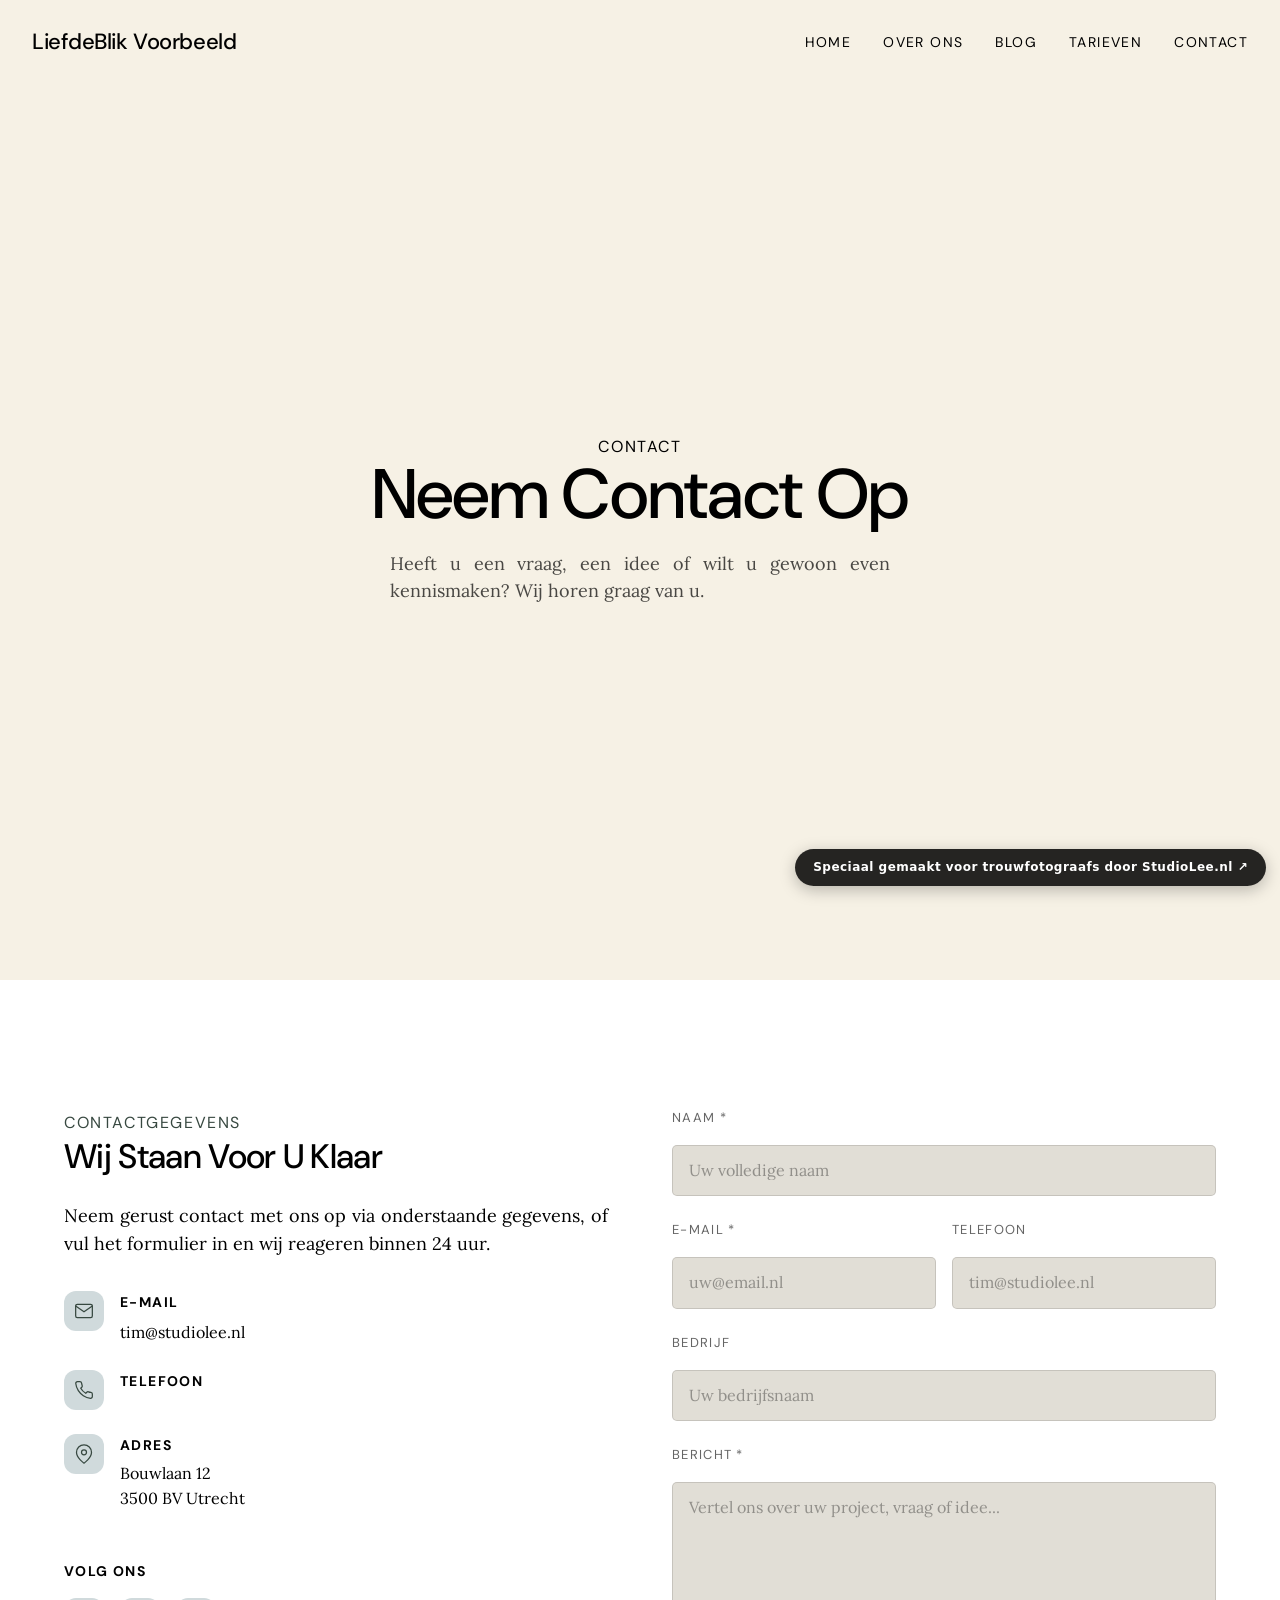
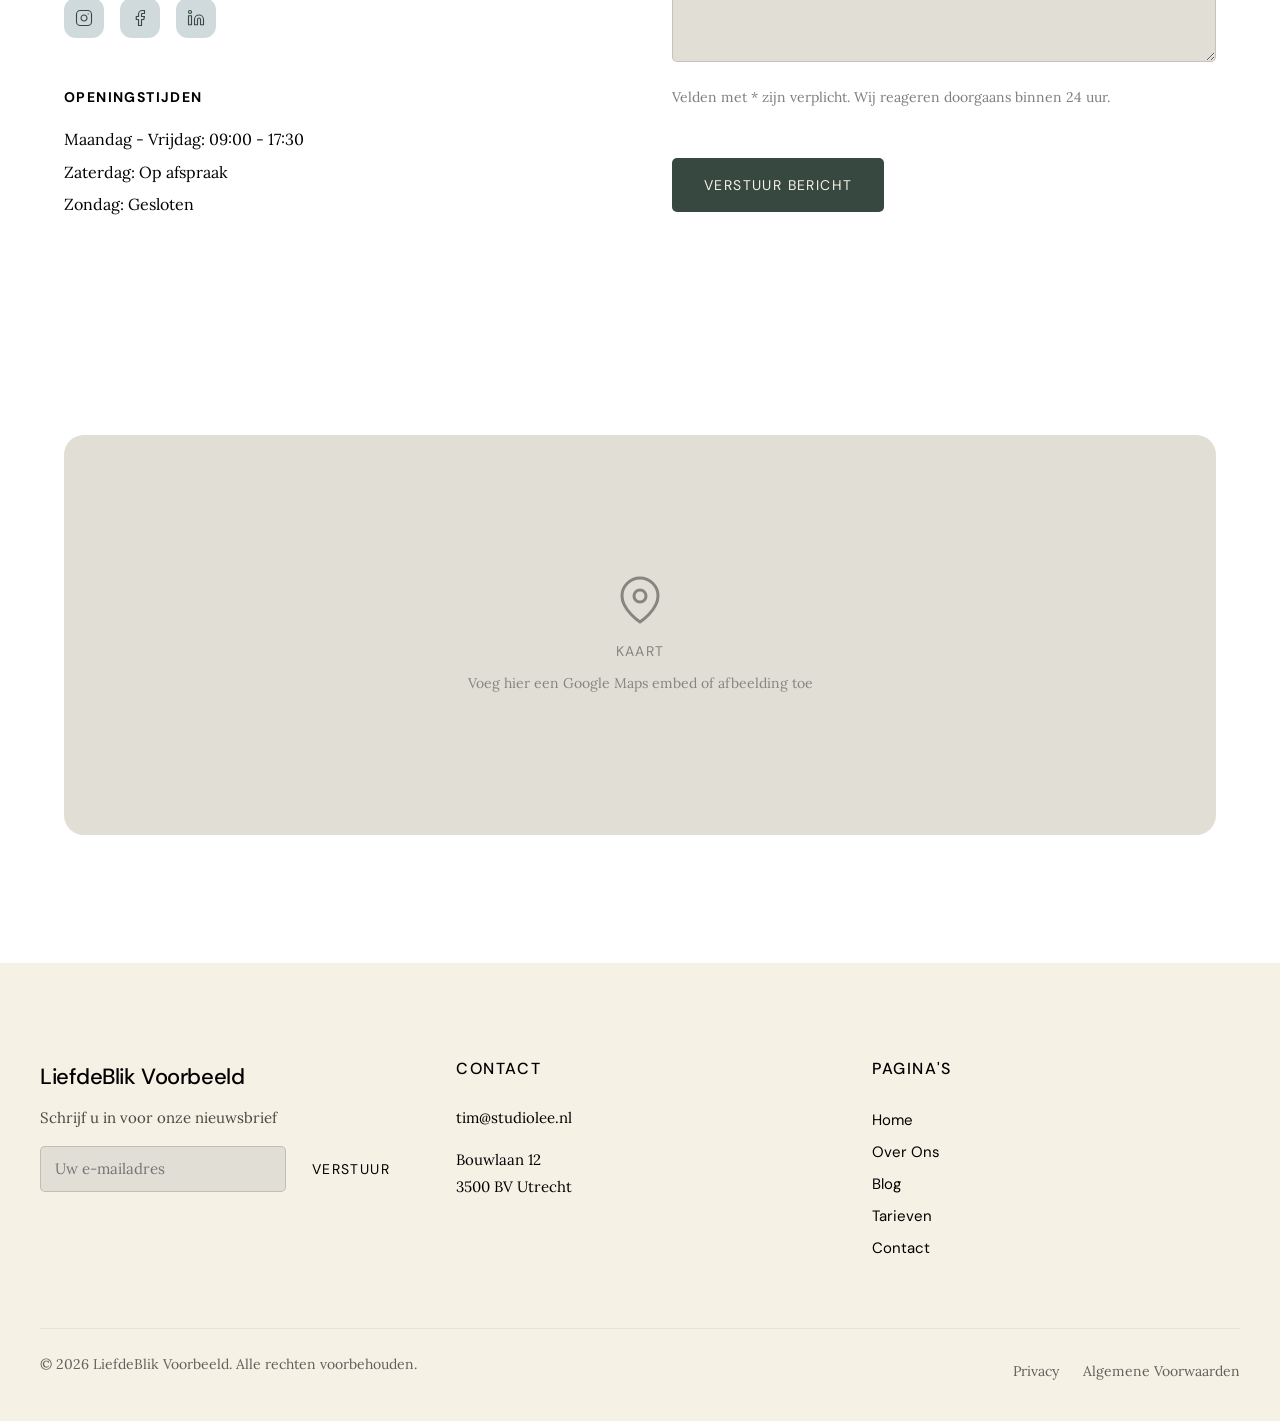
<file: contact.html>
<!DOCTYPE html>
<html lang="nl">
<head>
  <meta charset="UTF-8">
  <meta name="viewport" content="width=device-width, initial-scale=1.0">
  <title>LiefdeBlik Voorbeeld — Contact</title>
  <meta name="description" content="Neem contact op met ons team — wij helpen u graag verder met uw vraag of project">

  <!-- Google Fonts -->
  <link rel="preconnect" href="https://fonts.googleapis.com">
  <link rel="preconnect" href="https://fonts.gstatic.com" crossorigin>
  <link href="https://fonts.googleapis.com/css2?family=DM+Sans:wght@400;500&family=Lora:ital,wght@0,400;0,700;1,400&display=swap" rel="stylesheet">

  <!-- Stylesheet -->
  <link rel="stylesheet" href="css/style.css">
</head>
<body>

  <!-- ============================================
       1. HEADER / NAVIGATIE
       ============================================ -->
  <header class="site-header" id="siteHeader">
    <div class="header-inner">
      <a href="index.html" class="brand-name">LiefdeBlik Voorbeeld</a>

      <nav class="desktop-nav" aria-label="Hoofdnavigatie">
        <ul>
          <li><a href="index.html">Home</a></li>
          <li><a href="about.html">Over Ons</a></li>
          <li><a href="blog.html">Blog</a></li>
          <li><a href="pricing.html">Tarieven</a></li>
          <li><a href="contact.html" class="active" aria-current="page">Contact</a></li>
        </ul>
      </nav>

      <button class="mobile-menu-toggle" id="menuOpen" aria-label="Open menu">
        Menu
      </button>
    </div>
  </header>

  <!-- Mobile Menu Overlay -->
  <div class="mobile-menu-overlay" id="mobileMenu" aria-hidden="true">
    <div class="mobile-menu-header">
      <a href="index.html" class="brand-name">LiefdeBlik Voorbeeld</a>
      <button class="mobile-menu-close" id="menuClose" aria-label="Sluit menu">&times;</button>
    </div>
    <nav class="mobile-nav" aria-label="Mobiele navigatie">
      <ul>
        <li><a href="index.html">Home</a></li>
        <li><a href="about.html">Over Ons</a></li>
        <li><a href="blog.html">Blog</a></li>
        <li><a href="pricing.html">Tarieven</a></li>
        <li><a href="contact.html" class="active" aria-current="page">Contact</a></li>
      </ul>
    </nav>
  </div>


  <!-- ============================================
       2. HERO — CONTACT
       ============================================ -->
  <section class="hero" style="padding-bottom: var(--sp-8);">
    <div class="hero-inner">
      <div class="hero-text">
        <span class="subheading">CONTACT</span>
        <h1 class="hero-headline">Neem Contact Op</h1>
        <p class="hero-subheading">Heeft u een vraag, een idee of wilt u gewoon even kennismaken? Wij horen graag van u.</p>
      </div>
    </div>
  </section>


  <!-- ============================================
       3. CONTACT — 2-KOLOM LAYOUT
       ============================================ -->
  <section class="form-section reveal-on-scroll">
    <div class="form-section__grid">

      <!-- Linker kolom: Contactgegevens -->
      <div class="form-section__info">
        <span class="subheading">CONTACTGEGEVENS</span>
        <h2>Wij Staan Voor U Klaar</h2>
        <p>Neem gerust contact met ons op via onderstaande gegevens, of vul het formulier in en wij reageren binnen 24 uur.</p>

        <div style="margin-top: var(--sp-6); display: flex; flex-direction: column; gap: var(--sp-5);">

          <!-- E-mail -->
          <div style="display: flex; align-items: flex-start; gap: var(--sp-4);">
            <div style="flex-shrink: 0; width: 40px; height: 40px; border-radius: var(--radius-md); background-color: var(--color-bg-panel); display: flex; align-items: center; justify-content: center; color: var(--color-mid-green);">
              <svg width="20" height="20" viewBox="0 0 24 24" fill="none" stroke="currentColor" stroke-width="1.5" stroke-linecap="round" stroke-linejoin="round">
                <path d="M4 4h16c1.1 0 2 .9 2 2v12c0 1.1-.9 2-2 2H4c-1.1 0-2-.9-2-2V6c0-1.1.9-2 2-2z"/>
                <polyline points="22,6 12,13 2,6"/>
              </svg>
            </div>
            <div>
              <strong style="font-family: var(--font-ui); font-size: var(--fs-small); text-transform: uppercase; letter-spacing: var(--ls-uppercase); display: block; margin-bottom: var(--sp-1);">E-mail</strong>
              <a href="mailto:tim@studiolee.nl" style="font-size: 16px;">tim@studiolee.nl</a>
            </div>
          </div>

          <!-- Telefoon -->
          <div style="display: flex; align-items: flex-start; gap: var(--sp-4);">
            <div style="flex-shrink: 0; width: 40px; height: 40px; border-radius: var(--radius-md); background-color: var(--color-bg-panel); display: flex; align-items: center; justify-content: center; color: var(--color-mid-green);">
              <svg width="20" height="20" viewBox="0 0 24 24" fill="none" stroke="currentColor" stroke-width="1.5" stroke-linecap="round" stroke-linejoin="round">
                <path d="M22 16.92v3a2 2 0 0 1-2.18 2 19.79 19.79 0 0 1-8.63-3.07 19.5 19.5 0 0 1-6-6 19.79 19.79 0 0 1-3.07-8.67A2 2 0 0 1 4.11 2h3a2 2 0 0 1 2 1.72 12.84 12.84 0 0 0 .7 2.81 2 2 0 0 1-.45 2.11L8.09 9.91a16 16 0 0 0 6 6l1.27-1.27a2 2 0 0 1 2.11-.45 12.84 12.84 0 0 0 2.81.7A2 2 0 0 1 22 16.92z"/>
              </svg>
            </div>
            <div>
              <strong style="font-family: var(--font-ui); font-size: var(--fs-small); text-transform: uppercase; letter-spacing: var(--ls-uppercase); display: block; margin-bottom: var(--sp-1);">Telefoon</strong>
              
            </div>
          </div>

          <!-- Adres -->
          <div style="display: flex; align-items: flex-start; gap: var(--sp-4);">
            <div style="flex-shrink: 0; width: 40px; height: 40px; border-radius: var(--radius-md); background-color: var(--color-bg-panel); display: flex; align-items: center; justify-content: center; color: var(--color-mid-green);">
              <svg width="20" height="20" viewBox="0 0 24 24" fill="none" stroke="currentColor" stroke-width="1.5" stroke-linecap="round" stroke-linejoin="round">
                <path d="M21 10c0 7-9 13-9 13s-9-6-9-13a9 9 0 0 1 18 0z"/>
                <circle cx="12" cy="10" r="3"/>
              </svg>
            </div>
            <div>
              <strong style="font-family: var(--font-ui); font-size: var(--fs-small); text-transform: uppercase; letter-spacing: var(--ls-uppercase); display: block; margin-bottom: var(--sp-1);">Adres</strong>
              <address style="font-style: normal; font-size: 16px;">
                Bouwlaan 12<br>
                3500 BV Utrecht
              </address>
            </div>
          </div>

        </div>

        <!-- Sociale Media -->
        <div style="margin-top: var(--sp-7);">
          <strong style="font-family: var(--font-ui); font-size: var(--fs-small); text-transform: uppercase; letter-spacing: var(--ls-uppercase); display: block; margin-bottom: var(--sp-4);">Volg Ons</strong>
          <div style="display: flex; gap: var(--sp-4);">
            <a href="https://instagram.com/bedrijfsnaam" target="_blank" rel="noopener noreferrer" aria-label="Instagram" style="width: 40px; height: 40px; border-radius: var(--radius-md); background-color: var(--color-bg-panel); display: flex; align-items: center; justify-content: center; color: var(--color-mid-green); transition: background-color 0.2s ease;">
              <svg width="18" height="18" viewBox="0 0 24 24" fill="none" stroke="currentColor" stroke-width="1.5" stroke-linecap="round" stroke-linejoin="round">
                <rect x="2" y="2" width="20" height="20" rx="5" ry="5"/>
                <path d="M16 11.37A4 4 0 1 1 12.63 8 4 4 0 0 1 16 11.37z"/>
                <line x1="17.5" y1="6.5" x2="17.51" y2="6.5"/>
              </svg>
            </a>
            <a href="https://facebook.com/bedrijfsnaam" target="_blank" rel="noopener noreferrer" aria-label="Facebook" style="width: 40px; height: 40px; border-radius: var(--radius-md); background-color: var(--color-bg-panel); display: flex; align-items: center; justify-content: center; color: var(--color-mid-green); transition: background-color 0.2s ease;">
              <svg width="18" height="18" viewBox="0 0 24 24" fill="none" stroke="currentColor" stroke-width="1.5" stroke-linecap="round" stroke-linejoin="round">
                <path d="M18 2h-3a5 5 0 0 0-5 5v3H7v4h3v8h4v-8h3l1-4h-4V7a1 1 0 0 1 1-1h3z"/>
              </svg>
            </a>
            <a href="https://linkedin.com/company/bedrijfsnaam" target="_blank" rel="noopener noreferrer" aria-label="LinkedIn" style="width: 40px; height: 40px; border-radius: var(--radius-md); background-color: var(--color-bg-panel); display: flex; align-items: center; justify-content: center; color: var(--color-mid-green); transition: background-color 0.2s ease;">
              <svg width="18" height="18" viewBox="0 0 24 24" fill="none" stroke="currentColor" stroke-width="1.5" stroke-linecap="round" stroke-linejoin="round">
                <path d="M16 8a6 6 0 0 1 6 6v7h-4v-7a2 2 0 0 0-2-2 2 2 0 0 0-2 2v7h-4v-7a6 6 0 0 1 6-6z"/>
                <rect x="2" y="9" width="4" height="12"/>
                <circle cx="4" cy="4" r="2"/>
              </svg>
            </a>
          </div>
        </div>

        <!-- Openingstijden -->
        <div style="margin-top: var(--sp-7);">
          <strong style="font-family: var(--font-ui); font-size: var(--fs-small); text-transform: uppercase; letter-spacing: var(--ls-uppercase); display: block; margin-bottom: var(--sp-4);">Openingstijden</strong>
          <div style="font-size: 16px; line-height: 1.8;">
            <p style="margin-bottom: var(--sp-1);">Maandag - Vrijdag: 09:00 - 17:30</p>
            <p style="margin-bottom: var(--sp-1);">Zaterdag: Op afspraak</p>
            <p>Zondag: Gesloten</p>
          </div>
        </div>
      </div>

      <!-- Rechter kolom: Contactformulier -->
      <div>
        <form class="contact-form form" action="#" method="post" novalidate>

          <div class="form__field">
            <label for="contactNaam" class="form__label">Naam *</label>
            <input type="text" id="contactNaam" name="naam" class="form__input" placeholder="Uw volledige naam" required>
          </div>

          <div class="form__row">
            <div class="form__field">
              <label for="contactEmail" class="form__label">E-mail *</label>
              <input type="email" id="contactEmail" name="email" class="form__input" placeholder="uw@email.nl" required>
            </div>
            <div class="form__field">
              <label for="contactTelefoon" class="form__label">Telefoon</label>
              <input type="tel" id="contactTelefoon" name="telefoon" class="form__input" placeholder="tim@studiolee.nl">
            </div>
          </div>

          <div class="form__field">
            <label for="contactBedrijf" class="form__label">Bedrijf</label>
            <input type="text" id="contactBedrijf" name="bedrijf" class="form__input" placeholder="Uw bedrijfsnaam">
          </div>

          <div class="form__field">
            <label for="contactBericht" class="form__label">Bericht *</label>
            <textarea id="contactBericht" name="bericht" class="form__textarea" rows="6" placeholder="Vertel ons over uw project, vraag of idee..." required></textarea>
          </div>

          <p class="form__note">Velden met * zijn verplicht. Wij reageren doorgaans binnen 24 uur.</p>

          <button type="submit" class="btn btn--primary form__submit">Verstuur Bericht</button>

        </form>
      </div>

    </div>
  </section>


  <!-- ============================================
       4. KAART — PLACEHOLDER
       ============================================ -->
  <section class="reveal-on-scroll" style="padding: var(--sp-8) 0 var(--section-pad-y);">
    <div class="container">
      <div style="width: 100%; height: 400px; border-radius: var(--radius-lg); background-color: var(--color-stone); display: flex; align-items: center; justify-content: center; overflow: hidden;">
        <div style="text-align: center; color: var(--color-text); opacity: 0.4;">
          <svg width="48" height="48" viewBox="0 0 24 24" fill="none" stroke="currentColor" stroke-width="1.5" stroke-linecap="round" stroke-linejoin="round" style="margin: 0 auto var(--sp-3); display: block;">
            <path d="M21 10c0 7-9 13-9 13s-9-6-9-13a9 9 0 0 1 18 0z"/>
            <circle cx="12" cy="10" r="3"/>
          </svg>
          <span style="font-family: var(--font-ui); font-size: var(--fs-button); text-transform: uppercase; letter-spacing: var(--ls-uppercase);">Kaart</span>
          <p style="font-size: var(--fs-small); margin-top: var(--sp-2); text-align: center;">Voeg hier een Google Maps embed of afbeelding toe</p>
        </div>
      </div>
    </div>
  </section>


  <!-- ============================================
       5. FOOTER
       ============================================ -->
  <footer class="site-footer">
    <div class="footer-inner">

      <div class="footer-col footer-col--brand">
        <a href="index.html" class="brand-name">LiefdeBlik Voorbeeld</a>
        <p class="footer-tagline">Schrijf u in voor onze nieuwsbrief</p>
        <form class="footer-signup" action="#" method="post">
          <label for="footerEmail" class="sr-only">E-mailadres</label>
          <input type="email" id="footerEmail" name="email" placeholder="Uw e-mailadres" required>
          <button type="submit" class="btn btn--small">Verstuur</button>
        </form>
      </div>

      <div class="footer-col footer-col--contact">
        <h4>Contact</h4>
        <address>
          <p><a href="mailto:tim@studiolee.nl">tim@studiolee.nl</a></p>
          <p></p>
          <p>Bouwlaan 12<br>3500 BV Utrecht</p>
        </address>
      </div>

      <div class="footer-col footer-col--nav">
        <h4>Pagina's</h4>
        <nav aria-label="Footer navigatie">
          <ul>
            <li><a href="index.html">Home</a></li>
            <li><a href="about.html">Over Ons</a></li>
            <li><a href="blog.html">Blog</a></li>
            <li><a href="pricing.html">Tarieven</a></li>
            <li><a href="contact.html">Contact</a></li>
          </ul>
        </nav>
      </div>

    </div>

    <div class="footer-bottom">
      <p>&copy; 2026 LiefdeBlik Voorbeeld. Alle rechten voorbehouden.</p>
      <nav class="footer-legal" aria-label="Juridische links">
        <a href="#">Privacy</a>
        <a href="#">Algemene Voorwaarden</a>
      </nav>
    </div>
  </footer>


  <!-- JavaScript -->
  <script src="js/main.js"></script>


  <!-- StudioLee credit badge -->
  <a href="https://www.studiolee.nl" target="_blank" rel="noopener" style="position:fixed;bottom:14px;right:14px;z-index:9999;background:rgba(0,0,0,.85);color:#fff;padding:9px 18px;border-radius:99px;font-family:system-ui,sans-serif;font-size:12px;font-weight:600;letter-spacing:.04em;text-decoration:none;box-shadow:0 4px 16px rgba(0,0,0,.25);transition:transform .2s,background .2s;display:inline-flex;align-items:center;gap:6px" onmouseover="this.style.transform='translateY(-2px)';this.style.background='#cdfb52';this.style.color='#0a0a0a'" onmouseout="this.style.transform='translateY(0)';this.style.background='rgba(0,0,0,.85)';this.style.color='#fff'">Speciaal gemaakt voor trouwfotograafs door StudioLee.nl &nearr;</a>

</body>
</html>
</file>
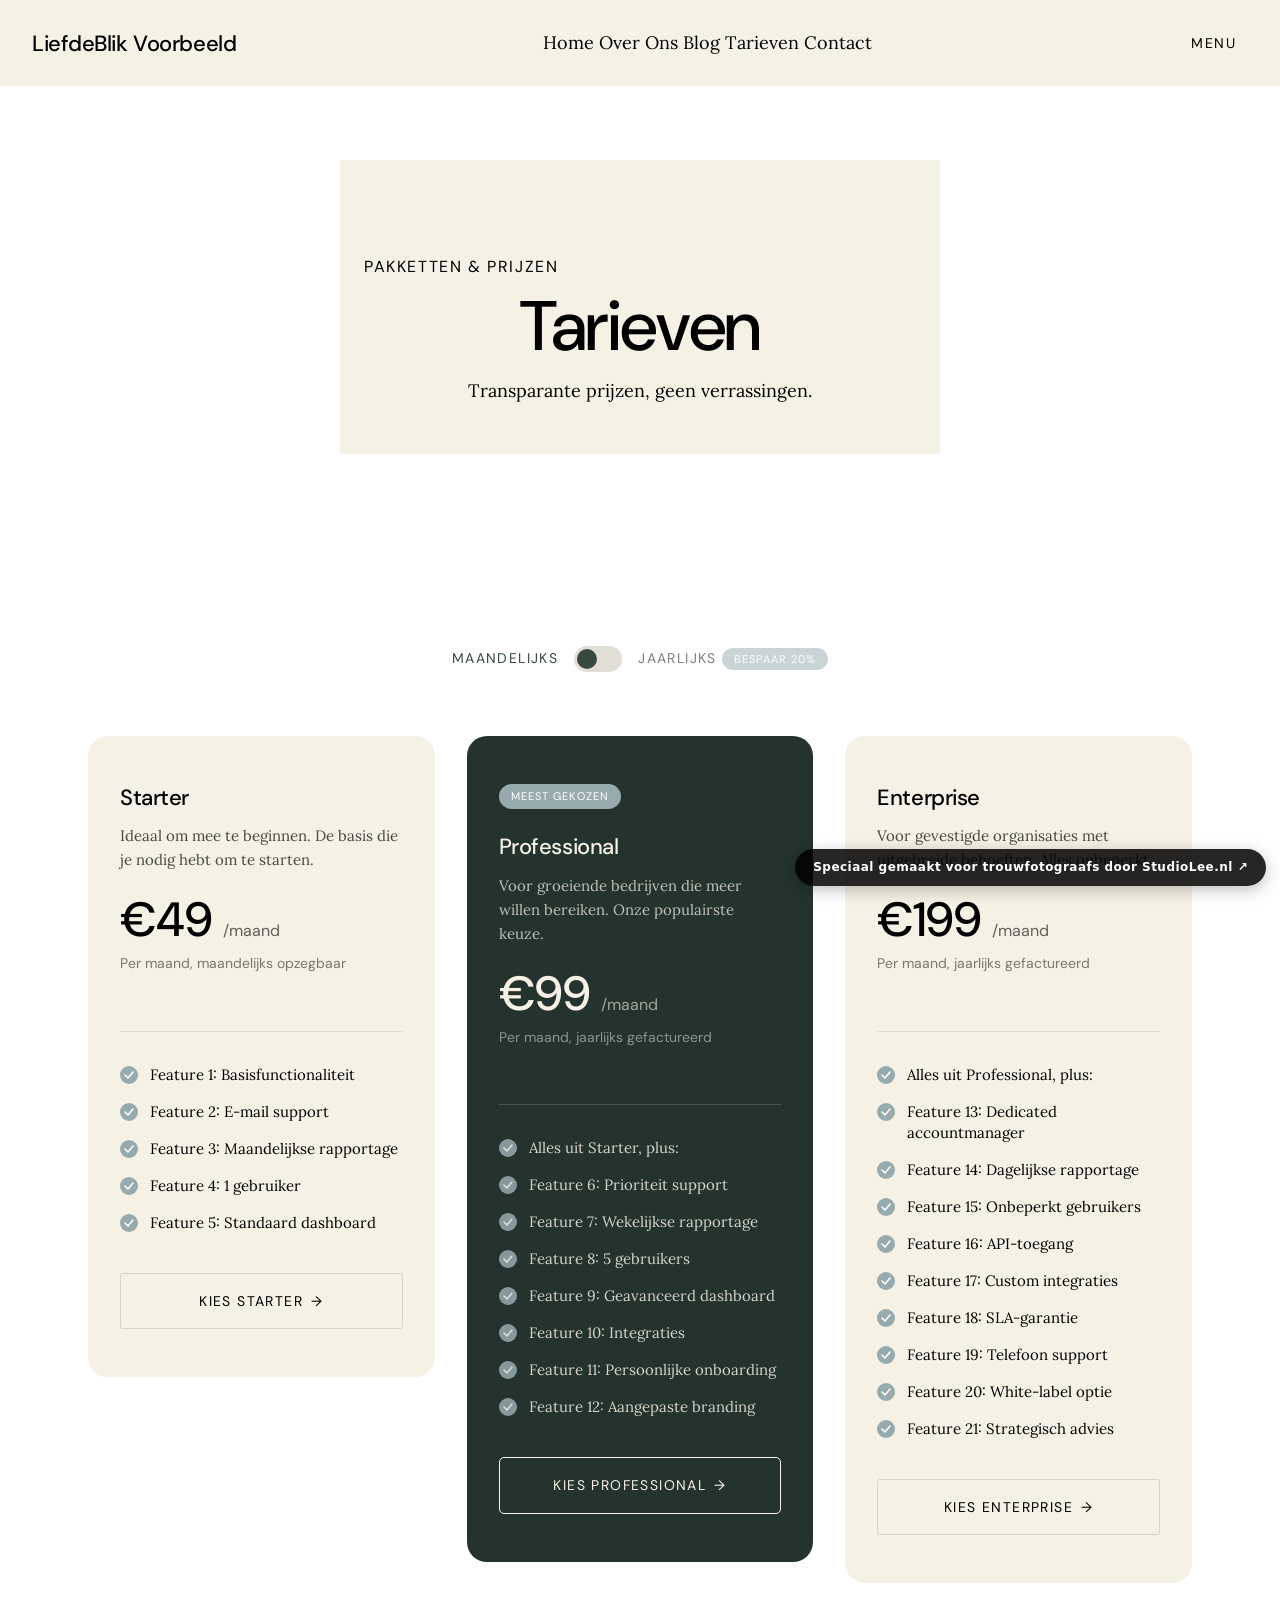
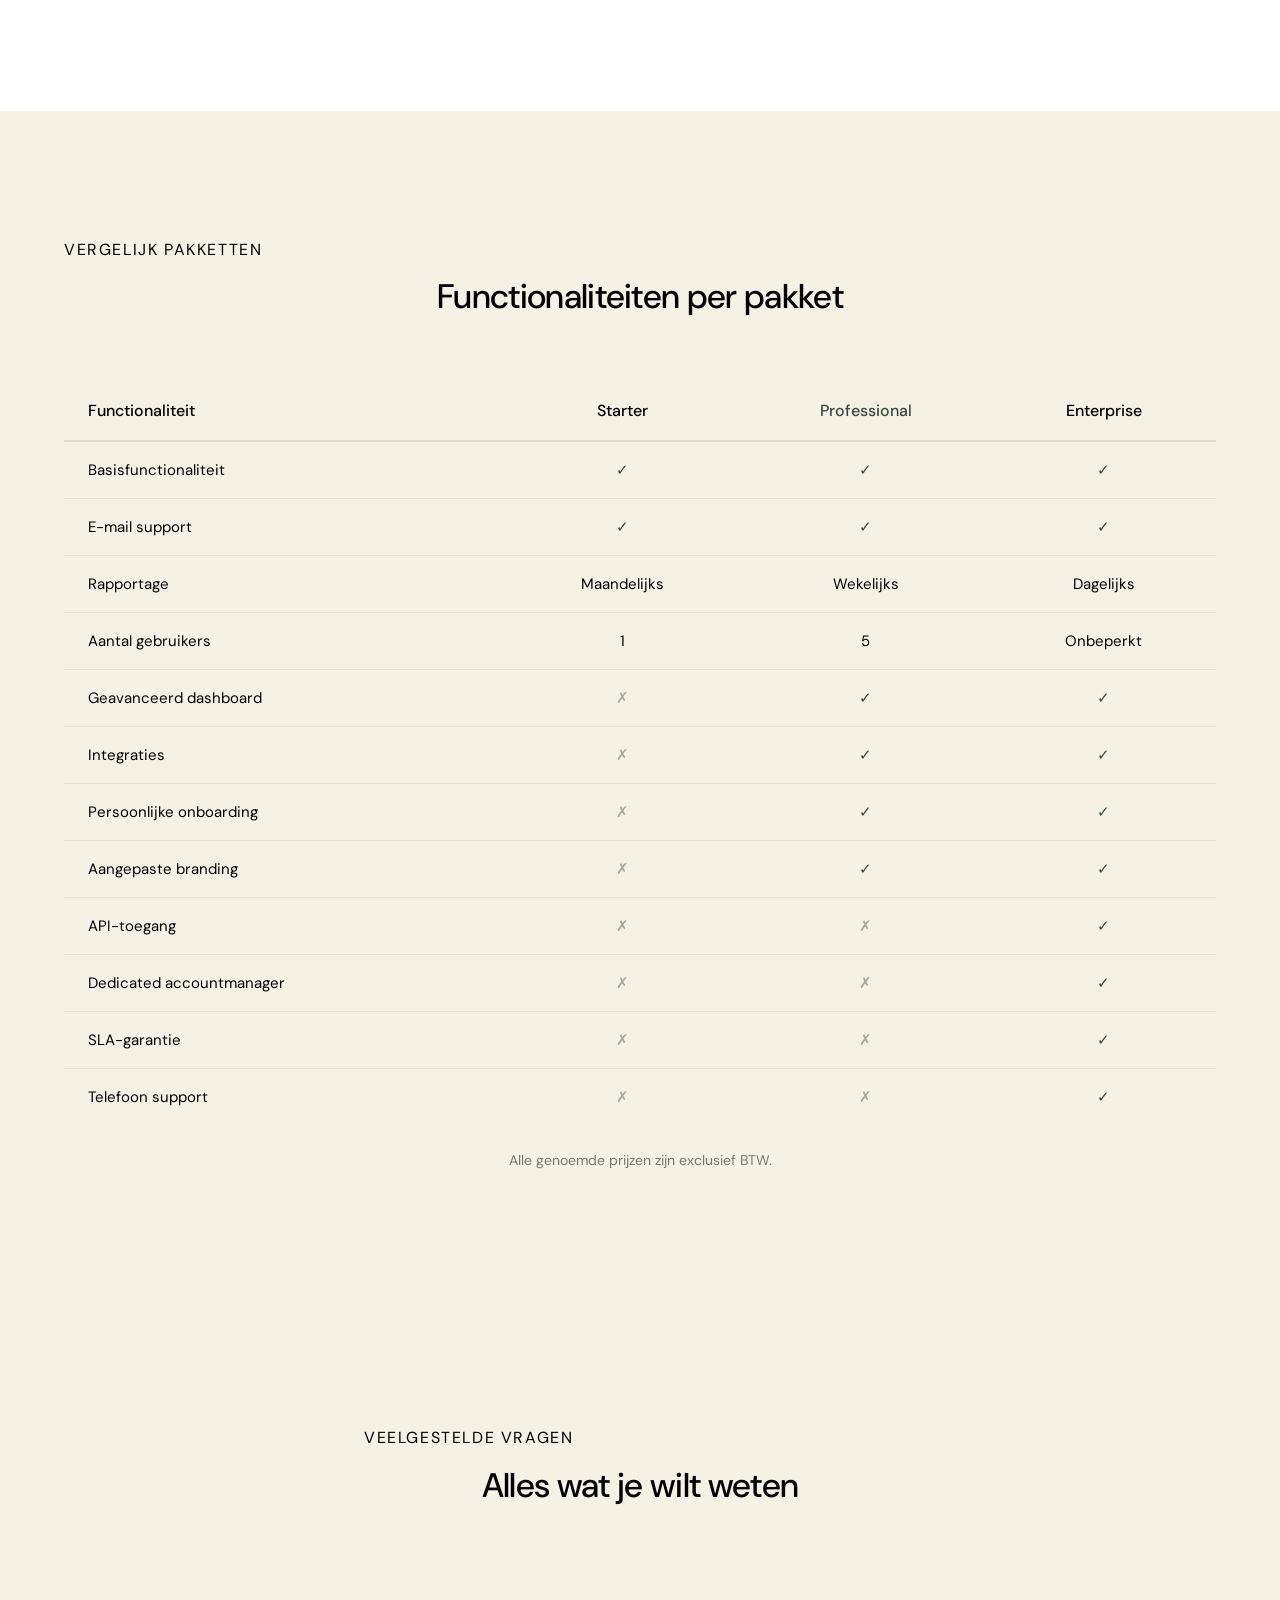
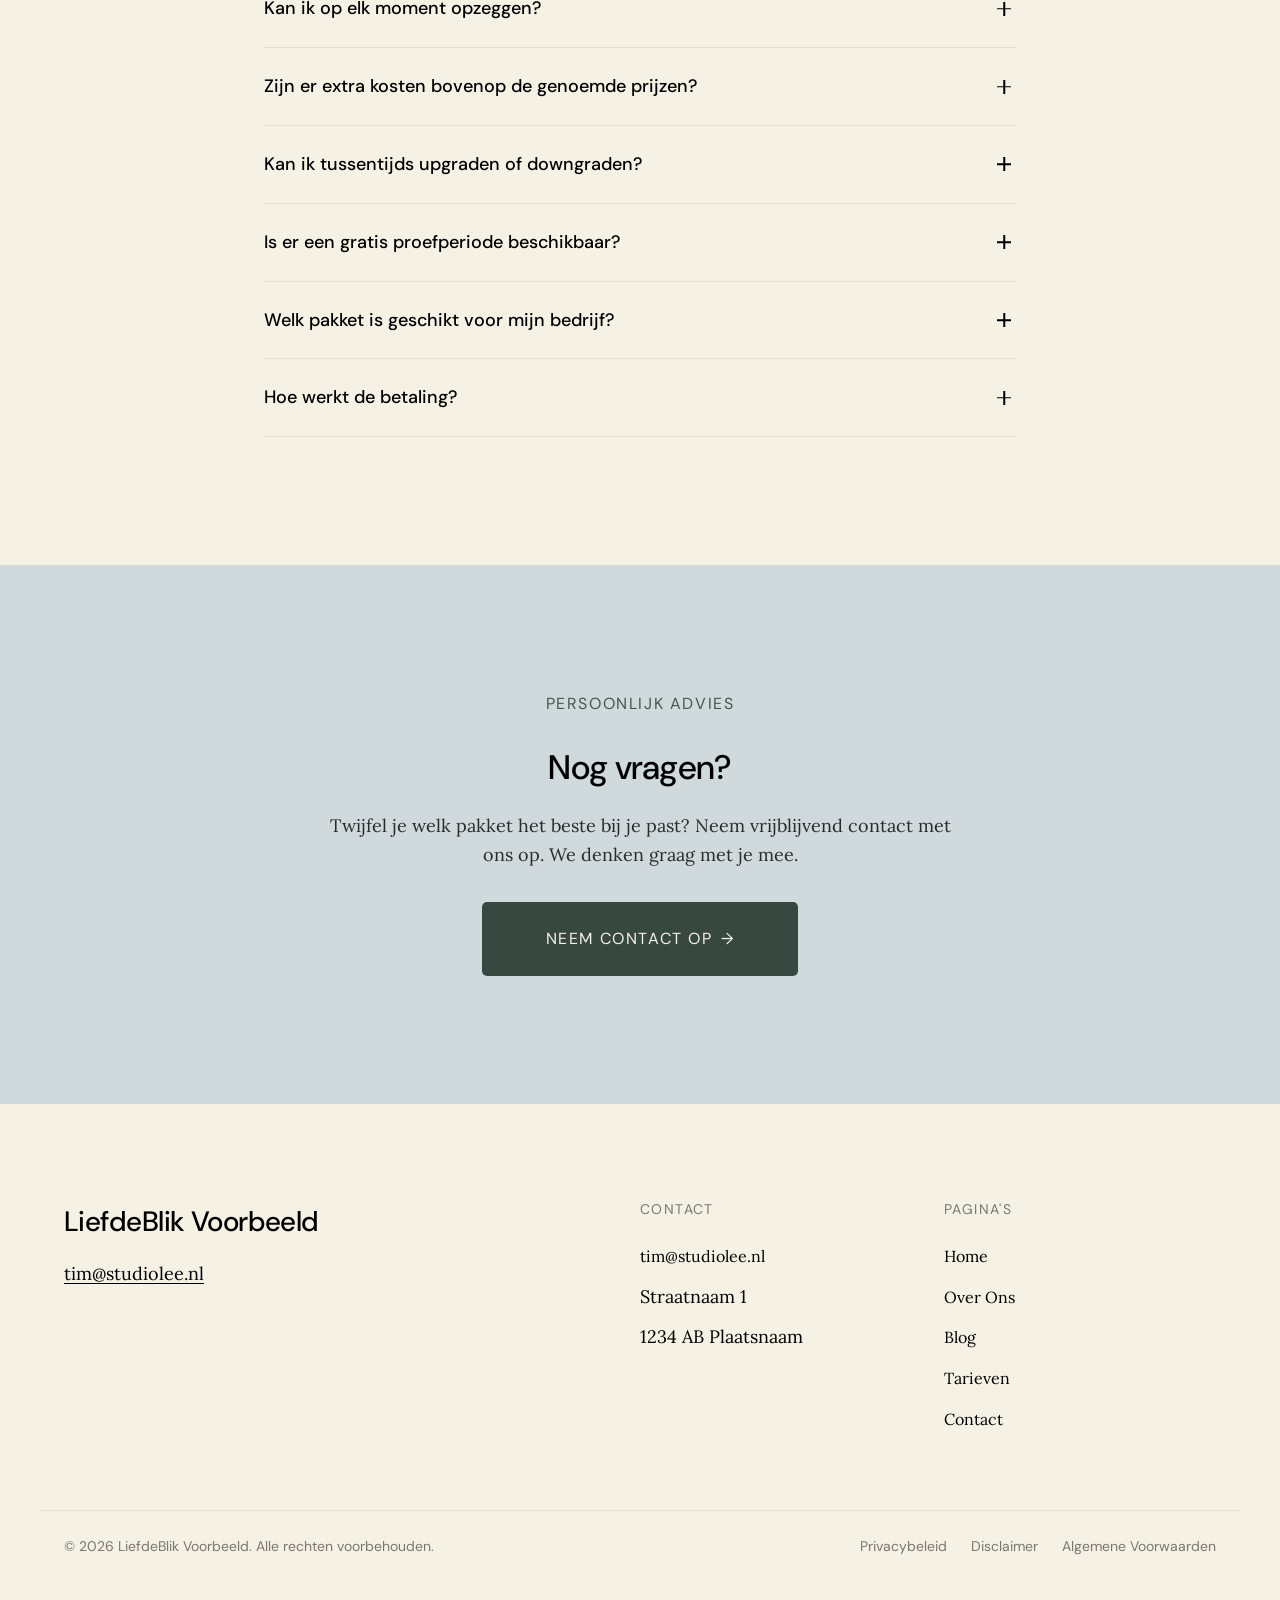
<file: pricing.html>
<!DOCTYPE html>
<html lang="nl">
<head>
  <meta charset="UTF-8">
  <meta name="viewport" content="width=device-width, initial-scale=1.0">
  <meta name="description" content="Bekijk onze transparante tarieven. Kies het pakket dat bij jou past — geen verrassingen, geen verborgen kosten.">
  <title>Tarieven — LiefdeBlik Voorbeeld</title>

  <!-- Google Fonts: DM Sans + Lora -->
  <link rel="preconnect" href="https://fonts.googleapis.com">
  <link rel="preconnect" href="https://fonts.gstatic.com" crossorigin>
  <link href="https://fonts.googleapis.com/css2?family=DM+Sans:wght@400;500&family=Lora:ital,wght@0,400;0,700;1,400&display=swap" rel="stylesheet">

  <!-- Stylesheet -->
  <link rel="stylesheet" href="css/style.css">

  <!-- Favicon -->
  <!-- PLACEHOLDER: Voeg favicon toe -->
</head>
<body>

  <!-- ============================================================
       HEADER / NAVIGATION
       ============================================================ -->
  <header class="nav" role="banner">
    <a href="index.html" class="nav__brand">LiefdeBlik Voorbeeld</a>

    <!-- Desktop nav links -->
    <nav class="nav__links" aria-label="Hoofdnavigatie">
      <a href="index.html">Home</a>
      <a href="about.html">Over Ons</a>
      <a href="blog.html">Blog</a>
      <a href="pricing.html" class="is-active" aria-current="page">Tarieven</a>
      <a href="contact.html">Contact</a>
    </nav>

    <button class="nav__toggle menu-btn" aria-label="Open menu" aria-expanded="false">
      Menu
    </button>
  </header>

  <!-- Mobile / Overlay Menu -->
  <div class="menu-overlay" role="dialog" aria-label="Navigatiemenu">
    <div class="menu-overlay__nav">
      <a href="index.html" class="menu-overlay__link">Home</a>
      <a href="about.html" class="menu-overlay__link">Over Ons</a>
      <a href="blog.html" class="menu-overlay__link">Blog</a>
      <a href="pricing.html" class="menu-overlay__link">Tarieven</a>
      <a href="contact.html" class="menu-overlay__link">Contact</a>

      <div class="menu-overlay__social">
        <a href="#" target="_blank" rel="noopener">Instagram</a>
        <a href="#" target="_blank" rel="noopener">LinkedIn</a>
        <a href="#" target="_blank" rel="noopener">Facebook</a>
      </div>
    </div>
    <div class="menu-overlay__aside">
      <!-- PLACEHOLDER: 4 sfeerbeelden in grid -->
      <div style="background-color: var(--color-dusty-teal); border-radius: var(--radius-lg);"></div>
      <div style="background-color: var(--color-stone); border-radius: var(--radius-lg);"></div>
      <div style="background-color: var(--color-stone); border-radius: var(--radius-lg);"></div>
      <div style="background-color: var(--color-dusty-teal); border-radius: var(--radius-lg);"></div>
    </div>
    <button class="menu-overlay__close menu-close" aria-label="Sluit menu">Sluiten</button>
  </div>

  <!-- Nav spacer -->
  <div class="nav-spacer"></div>


  <!-- ============================================================
       SECTION 1 — PAGE HERO
       ============================================================ -->
  <section class="pricing-header reveal-on-scroll" style="background-color: var(--color-bg-warm); padding: var(--sp-9) 0 var(--sp-7);">
    <div class="container text-center">
      <p class="subheading">Pakketten &amp; Prijzen</p>
      <h1>Tarieven</h1>
      <p style="max-width: 600px; margin: 0 auto; text-align: center;">Transparante prijzen, geen verrassingen.</p>
    </div>
  </section>


  <!-- ============================================================
       SECTION 2 — PRICING TOGGLE + CARDS
       Alle prijzen excl. BTW
       ============================================================ -->
  <section class="pricing-section reveal-on-scroll">
    <div class="container">

      <!-- Monthly / Yearly Toggle -->
      <div class="pricing-toggle" role="group" aria-label="Kies betaalperiode">
        <span class="pricing-toggle__label is-active" id="label-monthly">Maandelijks</span>

        <label class="pricing-toggle__switch" for="pricing-toggle-input" aria-label="Schakel tussen maandelijks en jaarlijks">
          <input type="checkbox" id="pricing-toggle-input" class="pricing-toggle sr-only" role="switch" aria-checked="false">
        </label>

        <span class="pricing-toggle__label" id="label-yearly">Jaarlijks
          <span class="pricing-toggle__save">Bespaar 20%</span>
        </span>
      </div>

      <!-- Pricing Cards — 3 tiers -->
      <!-- NOTE: Alle prijzen excl. BTW -->
      <div class="pricing-grid reveal-on-scroll reveal-stagger">

        <!-- TIER 1: Starter -->
        <div class="pricing-card">
          <h3>Starter</h3>
          <p class="pricing-card__description">Ideaal om mee te beginnen. De basis die je nodig hebt om te starten.</p>

          <!-- Monthly price -->
          <div class="monthly-price">
            <div class="pricing-card__price">&euro;49 <span>/maand</span></div>
          </div>
          <!-- Yearly price (hidden by default via JS) -->
          <div class="yearly-price" style="display: none;">
            <div class="pricing-card__price">&euro;39 <span>/maand</span></div>
          </div>

          <p class="pricing-card__period"><!-- Alle prijzen excl. BTW -->Per maand, maandelijks opzegbaar</p>

          <div class="pricing-card__divider"></div>

          <ul class="pricing-card__features">
            <li class="pricing-card__feature">Feature 1: Basisfunctionaliteit</li>
            <li class="pricing-card__feature">Feature 2: E-mail support</li>
            <li class="pricing-card__feature">Feature 3: Maandelijkse rapportage</li>
            <li class="pricing-card__feature">Feature 4: 1 gebruiker</li>
            <li class="pricing-card__feature">Feature 5: Standaard dashboard</li>
          </ul>

          <a href="contact.html" class="btn btn--secondary">Kies Starter <span class="btn-arrow">&rarr;</span></a>
        </div>

        <!-- TIER 2: Professional (FEATURED / RECOMMENDED) -->
        <div class="pricing-card pricing-card--featured">
          <span class="pricing-card__badge">Meest gekozen</span>
          <h3>Professional</h3>
          <p class="pricing-card__description" style="color: var(--color-cream); opacity: 0.75;">Voor groeiende bedrijven die meer willen bereiken. Onze populairste keuze.</p>

          <!-- Monthly price -->
          <div class="monthly-price">
            <div class="pricing-card__price" style="color: var(--color-cream);">&euro;99 <span>/maand</span></div>
          </div>
          <!-- Yearly price -->
          <div class="yearly-price" style="display: none;">
            <div class="pricing-card__price" style="color: var(--color-cream);">&euro;79 <span>/maand</span></div>
          </div>

          <p class="pricing-card__period" style="color: var(--color-cream); opacity: 0.5;"><!-- Alle prijzen excl. BTW -->Per maand, jaarlijks gefactureerd</p>

          <div class="pricing-card__divider"></div>

          <ul class="pricing-card__features">
            <li class="pricing-card__feature">Alles uit Starter, plus:</li>
            <li class="pricing-card__feature">Feature 6: Prioriteit support</li>
            <li class="pricing-card__feature">Feature 7: Wekelijkse rapportage</li>
            <li class="pricing-card__feature">Feature 8: 5 gebruikers</li>
            <li class="pricing-card__feature">Feature 9: Geavanceerd dashboard</li>
            <li class="pricing-card__feature">Feature 10: Integraties</li>
            <li class="pricing-card__feature">Feature 11: Persoonlijke onboarding</li>
            <li class="pricing-card__feature">Feature 12: Aangepaste branding</li>
          </ul>

          <a href="contact.html" class="btn btn--outline">Kies Professional <span class="btn-arrow">&rarr;</span></a>
        </div>

        <!-- TIER 3: Enterprise -->
        <div class="pricing-card">
          <h3>Enterprise</h3>
          <p class="pricing-card__description">Voor gevestigde organisaties met uitgebreide behoeften. Alles onbeperkt.</p>

          <!-- Monthly price -->
          <div class="monthly-price">
            <div class="pricing-card__price">&euro;199 <span>/maand</span></div>
          </div>
          <!-- Yearly price -->
          <div class="yearly-price" style="display: none;">
            <div class="pricing-card__price">&euro;159 <span>/maand</span></div>
          </div>

          <p class="pricing-card__period"><!-- Alle prijzen excl. BTW -->Per maand, jaarlijks gefactureerd</p>

          <div class="pricing-card__divider"></div>

          <ul class="pricing-card__features">
            <li class="pricing-card__feature">Alles uit Professional, plus:</li>
            <li class="pricing-card__feature">Feature 13: Dedicated accountmanager</li>
            <li class="pricing-card__feature">Feature 14: Dagelijkse rapportage</li>
            <li class="pricing-card__feature">Feature 15: Onbeperkt gebruikers</li>
            <li class="pricing-card__feature">Feature 16: API-toegang</li>
            <li class="pricing-card__feature">Feature 17: Custom integraties</li>
            <li class="pricing-card__feature">Feature 18: SLA-garantie</li>
            <li class="pricing-card__feature">Feature 19: Telefoon support</li>
            <li class="pricing-card__feature">Feature 20: White-label optie</li>
            <li class="pricing-card__feature">Feature 21: Strategisch advies</li>
          </ul>

          <a href="contact.html" class="btn btn--secondary">Kies Enterprise <span class="btn-arrow">&rarr;</span></a>
        </div>

      </div><!-- /.pricing-grid -->

    </div>
  </section>


  <!-- ============================================================
       SECTION 3 — FEATURE COMPARISON TABLE
       Alle prijzen excl. BTW
       ============================================================ -->
  <section class="section-pad bg-cream reveal-on-scroll">
    <div class="container">
      <div class="text-center" style="margin-bottom: var(--sp-8);">
        <p class="subheading">Vergelijk pakketten</p>
        <h2>Functionaliteiten per pakket</h2>
      </div>

      <div style="overflow-x: auto;">
        <table style="width: 100%; max-width: var(--container-max); margin: 0 auto; border-collapse: collapse; font-family: var(--font-ui); font-size: 15px;">
          <thead>
            <tr style="border-bottom: 2px solid rgba(0,0,0,0.1);">
              <th style="text-align: left; padding: var(--sp-4) var(--sp-5); font-weight: 500; font-size: 16px;">Functionaliteit</th>
              <th style="text-align: center; padding: var(--sp-4) var(--sp-5); font-weight: 500; font-size: 16px;">Starter</th>
              <th style="text-align: center; padding: var(--sp-4) var(--sp-5); font-weight: 500; font-size: 16px; color: var(--color-mid-green);">Professional</th>
              <th style="text-align: center; padding: var(--sp-4) var(--sp-5); font-weight: 500; font-size: 16px;">Enterprise</th>
            </tr>
          </thead>
          <tbody>
            <!-- Row 1 -->
            <tr style="border-bottom: 1px solid rgba(0,0,0,0.06);">
              <td style="padding: var(--sp-4) var(--sp-5); text-align: left;">Basisfunctionaliteit</td>
              <td style="padding: var(--sp-4) var(--sp-5); text-align: center; color: var(--color-mid-green);">&#10003;</td>
              <td style="padding: var(--sp-4) var(--sp-5); text-align: center; color: var(--color-mid-green);">&#10003;</td>
              <td style="padding: var(--sp-4) var(--sp-5); text-align: center; color: var(--color-mid-green);">&#10003;</td>
            </tr>
            <!-- Row 2 -->
            <tr style="border-bottom: 1px solid rgba(0,0,0,0.06);">
              <td style="padding: var(--sp-4) var(--sp-5); text-align: left;">E-mail support</td>
              <td style="padding: var(--sp-4) var(--sp-5); text-align: center; color: var(--color-mid-green);">&#10003;</td>
              <td style="padding: var(--sp-4) var(--sp-5); text-align: center; color: var(--color-mid-green);">&#10003;</td>
              <td style="padding: var(--sp-4) var(--sp-5); text-align: center; color: var(--color-mid-green);">&#10003;</td>
            </tr>
            <!-- Row 3 -->
            <tr style="border-bottom: 1px solid rgba(0,0,0,0.06);">
              <td style="padding: var(--sp-4) var(--sp-5); text-align: left;">Rapportage</td>
              <td style="padding: var(--sp-4) var(--sp-5); text-align: center;">Maandelijks</td>
              <td style="padding: var(--sp-4) var(--sp-5); text-align: center;">Wekelijks</td>
              <td style="padding: var(--sp-4) var(--sp-5); text-align: center;">Dagelijks</td>
            </tr>
            <!-- Row 4 -->
            <tr style="border-bottom: 1px solid rgba(0,0,0,0.06);">
              <td style="padding: var(--sp-4) var(--sp-5); text-align: left;">Aantal gebruikers</td>
              <td style="padding: var(--sp-4) var(--sp-5); text-align: center;">1</td>
              <td style="padding: var(--sp-4) var(--sp-5); text-align: center;">5</td>
              <td style="padding: var(--sp-4) var(--sp-5); text-align: center;">Onbeperkt</td>
            </tr>
            <!-- Row 5 -->
            <tr style="border-bottom: 1px solid rgba(0,0,0,0.06);">
              <td style="padding: var(--sp-4) var(--sp-5); text-align: left;">Geavanceerd dashboard</td>
              <td style="padding: var(--sp-4) var(--sp-5); text-align: center; opacity: 0.3;">&#10007;</td>
              <td style="padding: var(--sp-4) var(--sp-5); text-align: center; color: var(--color-mid-green);">&#10003;</td>
              <td style="padding: var(--sp-4) var(--sp-5); text-align: center; color: var(--color-mid-green);">&#10003;</td>
            </tr>
            <!-- Row 6 -->
            <tr style="border-bottom: 1px solid rgba(0,0,0,0.06);">
              <td style="padding: var(--sp-4) var(--sp-5); text-align: left;">Integraties</td>
              <td style="padding: var(--sp-4) var(--sp-5); text-align: center; opacity: 0.3;">&#10007;</td>
              <td style="padding: var(--sp-4) var(--sp-5); text-align: center; color: var(--color-mid-green);">&#10003;</td>
              <td style="padding: var(--sp-4) var(--sp-5); text-align: center; color: var(--color-mid-green);">&#10003;</td>
            </tr>
            <!-- Row 7 -->
            <tr style="border-bottom: 1px solid rgba(0,0,0,0.06);">
              <td style="padding: var(--sp-4) var(--sp-5); text-align: left;">Persoonlijke onboarding</td>
              <td style="padding: var(--sp-4) var(--sp-5); text-align: center; opacity: 0.3;">&#10007;</td>
              <td style="padding: var(--sp-4) var(--sp-5); text-align: center; color: var(--color-mid-green);">&#10003;</td>
              <td style="padding: var(--sp-4) var(--sp-5); text-align: center; color: var(--color-mid-green);">&#10003;</td>
            </tr>
            <!-- Row 8 -->
            <tr style="border-bottom: 1px solid rgba(0,0,0,0.06);">
              <td style="padding: var(--sp-4) var(--sp-5); text-align: left;">Aangepaste branding</td>
              <td style="padding: var(--sp-4) var(--sp-5); text-align: center; opacity: 0.3;">&#10007;</td>
              <td style="padding: var(--sp-4) var(--sp-5); text-align: center; color: var(--color-mid-green);">&#10003;</td>
              <td style="padding: var(--sp-4) var(--sp-5); text-align: center; color: var(--color-mid-green);">&#10003;</td>
            </tr>
            <!-- Row 9 -->
            <tr style="border-bottom: 1px solid rgba(0,0,0,0.06);">
              <td style="padding: var(--sp-4) var(--sp-5); text-align: left;">API-toegang</td>
              <td style="padding: var(--sp-4) var(--sp-5); text-align: center; opacity: 0.3;">&#10007;</td>
              <td style="padding: var(--sp-4) var(--sp-5); text-align: center; opacity: 0.3;">&#10007;</td>
              <td style="padding: var(--sp-4) var(--sp-5); text-align: center; color: var(--color-mid-green);">&#10003;</td>
            </tr>
            <!-- Row 10 -->
            <tr style="border-bottom: 1px solid rgba(0,0,0,0.06);">
              <td style="padding: var(--sp-4) var(--sp-5); text-align: left;">Dedicated accountmanager</td>
              <td style="padding: var(--sp-4) var(--sp-5); text-align: center; opacity: 0.3;">&#10007;</td>
              <td style="padding: var(--sp-4) var(--sp-5); text-align: center; opacity: 0.3;">&#10007;</td>
              <td style="padding: var(--sp-4) var(--sp-5); text-align: center; color: var(--color-mid-green);">&#10003;</td>
            </tr>
            <!-- Row 11 -->
            <tr style="border-bottom: 1px solid rgba(0,0,0,0.06);">
              <td style="padding: var(--sp-4) var(--sp-5); text-align: left;">SLA-garantie</td>
              <td style="padding: var(--sp-4) var(--sp-5); text-align: center; opacity: 0.3;">&#10007;</td>
              <td style="padding: var(--sp-4) var(--sp-5); text-align: center; opacity: 0.3;">&#10007;</td>
              <td style="padding: var(--sp-4) var(--sp-5); text-align: center; color: var(--color-mid-green);">&#10003;</td>
            </tr>
            <!-- Row 12 -->
            <tr>
              <td style="padding: var(--sp-4) var(--sp-5); text-align: left;">Telefoon support</td>
              <td style="padding: var(--sp-4) var(--sp-5); text-align: center; opacity: 0.3;">&#10007;</td>
              <td style="padding: var(--sp-4) var(--sp-5); text-align: center; opacity: 0.3;">&#10007;</td>
              <td style="padding: var(--sp-4) var(--sp-5); text-align: center; color: var(--color-mid-green);">&#10003;</td>
            </tr>
          </tbody>
        </table>
      </div>

      <p style="text-align: center; font-size: var(--fs-small); opacity: 0.5; margin-top: var(--sp-5); font-family: var(--font-ui);">
        <!-- Alle prijzen excl. BTW -->
        Alle genoemde prijzen zijn exclusief BTW.
      </p>

    </div>
  </section>


  <!-- ============================================================
       SECTION 4 — FAQ ACCORDION
       ============================================================ -->
  <section class="faq reveal-on-scroll">
    <div class="faq__header">
      <p class="subheading">Veelgestelde vragen</p>
      <h2>Alles wat je wilt weten</h2>
    </div>

    <div class="faq__list">

      <!-- FAQ 1 -->
      <div class="faq__item faq-item">
        <button class="faq__question faq-question" aria-expanded="false">
          Kan ik op elk moment opzeggen?
          <span class="faq__icon" aria-hidden="true"></span>
        </button>
        <div class="faq__answer faq-answer" role="region">
          <div class="faq__answer-inner">
            <p>Ja, bij maandelijkse betaling kun je op elk moment opzeggen. Bij jaarlijkse betaling loopt je abonnement tot het einde van de betaalperiode. Er zijn geen opzegkosten.</p>
          </div>
        </div>
      </div>

      <!-- FAQ 2 -->
      <div class="faq__item faq-item">
        <button class="faq__question faq-question" aria-expanded="false">
          Zijn er extra kosten bovenop de genoemde prijzen?
          <span class="faq__icon" aria-hidden="true"></span>
        </button>
        <div class="faq__answer faq-answer" role="region">
          <div class="faq__answer-inner">
            <!-- Alle prijzen excl. BTW -->
            <p>Nee, de genoemde prijzen zijn alles-inclusief. Alle prijzen zijn exclusief BTW (21%). Er zijn geen verborgen kosten of onverwachte toeslagen.</p>
          </div>
        </div>
      </div>

      <!-- FAQ 3 -->
      <div class="faq__item faq-item">
        <button class="faq__question faq-question" aria-expanded="false">
          Kan ik tussentijds upgraden of downgraden?
          <span class="faq__icon" aria-hidden="true"></span>
        </button>
        <div class="faq__answer faq-answer" role="region">
          <div class="faq__answer-inner">
            <p>Absoluut. Je kunt op elk moment upgraden naar een hoger pakket. Bij downgraden gaat de wijziging in aan het einde van je huidige betaalperiode. Het verschil wordt naar rato verrekend.</p>
          </div>
        </div>
      </div>

      <!-- FAQ 4 -->
      <div class="faq__item faq-item">
        <button class="faq__question faq-question" aria-expanded="false">
          Is er een gratis proefperiode beschikbaar?
          <span class="faq__icon" aria-hidden="true"></span>
        </button>
        <div class="faq__answer faq-answer" role="region">
          <div class="faq__answer-inner">
            <p>Ja, je kunt aantal dagen gratis uitproberen zonder verplichtingen. Je hoeft geen betaalgegevens in te voeren om te starten. Na de proefperiode kies je zelf of je wilt doorgaan.</p>
          </div>
        </div>
      </div>

      <!-- FAQ 5 -->
      <div class="faq__item faq-item">
        <button class="faq__question faq-question" aria-expanded="false">
          Welk pakket is geschikt voor mijn bedrijf?
          <span class="faq__icon" aria-hidden="true"></span>
        </button>
        <div class="faq__answer faq-answer" role="region">
          <div class="faq__answer-inner">
            <p>Starter is ideaal voor kleine bedrijven die net beginnen. Professional past bij groeiende bedrijven die meer functionaliteit nodig hebben. Enterprise is ontworpen voor grotere organisaties met specifieke wensen. Twijfel je? Neem gerust contact op voor persoonlijk advies.</p>
          </div>
        </div>
      </div>

      <!-- FAQ 6 -->
      <div class="faq__item faq-item">
        <button class="faq__question faq-question" aria-expanded="false">
          Hoe werkt de betaling?
          <span class="faq__icon" aria-hidden="true"></span>
        </button>
        <div class="faq__answer faq-answer" role="region">
          <div class="faq__answer-inner">
            <p>We werken met automatische incasso of factuur. Betaling vindt maandelijks of jaarlijks plaats, afhankelijk van je gekozen plan. Je ontvangt altijd vooraf een factuur per e-mail. Alle gangbare betaalmethoden worden geaccepteerd.</p>
          </div>
        </div>
      </div>

    </div>
  </section>


  <!-- ============================================================
       SECTION 5 — CTA SECTION
       ============================================================ -->
  <section class="cta-banner--solid reveal-on-scroll" style="background-color: var(--color-bg-panel); padding: var(--sp-10) 0;">
    <div class="cta-banner__content" style="max-width: 700px; margin: 0 auto; text-align: center; padding: 0 var(--sp-5);">
      <p class="subheading" style="color: var(--color-mid-green);">Persoonlijk advies</p>
      <h2 style="color: var(--color-text); margin-bottom: var(--sp-5);">Nog vragen?</h2>
      <p style="color: var(--color-text); opacity: 0.8; margin-bottom: var(--sp-6); text-align: center;">Twijfel je welk pakket het beste bij je past? Neem vrijblijvend contact met ons op. We denken graag met je mee.</p>
      <a href="contact.html" class="btn btn--primary btn--lg">Neem contact op <span class="btn-arrow">&rarr;</span></a>
    </div>
  </section>


  <!-- ============================================================
       FOOTER
       ============================================================ -->
  <footer class="footer" role="contentinfo">
    <div class="footer__grid">

      <!-- Column 1: Brand + email -->
      <div>
        <div class="footer__brand">LiefdeBlik Voorbeeld</div>
        <a href="mailto:tim@studiolee.nl" class="footer__email">tim@studiolee.nl</a>
      </div>

      <!-- Column 2: Contact -->
      <div class="footer__col">
        <h4>Contact</h4>
        <ul>
          <li></li>
          <li><a href="mailto:tim@studiolee.nl">tim@studiolee.nl</a></li>
          <li>Straatnaam 1</li>
          <li>1234 AB Plaatsnaam</li>
        </ul>
      </div>

      <!-- Column 3: Navigation -->
      <div class="footer__col">
        <h4>Pagina's</h4>
        <ul>
          <li><a href="index.html">Home</a></li>
          <li><a href="about.html">Over Ons</a></li>
          <li><a href="blog.html">Blog</a></li>
          <li><a href="pricing.html">Tarieven</a></li>
          <li><a href="contact.html">Contact</a></li>
        </ul>
      </div>

    </div>

    <!-- Bottom bar -->
    <div class="footer__bottom">
      <span class="footer__copyright">&copy; 2026 LiefdeBlik Voorbeeld. Alle rechten voorbehouden.</span>
      <div class="footer__legal">
        <a href="privacy.html">Privacybeleid</a>
        <a href="legal.html">Disclaimer</a>
        <a href="algemene-voorwaarden.html">Algemene Voorwaarden</a>
      </div>
    </div>
  </footer>


  <!-- JavaScript -->
  <script src="js/main.js"></script>

  <!-- Enhanced pricing toggle: sync switch visual + labels with checkbox -->
  <script>
    (function() {
      var toggle = document.getElementById('pricing-toggle-input');
      var switchEl = toggle ? toggle.closest('.pricing-toggle__switch') : null;
      var labelMonthly = document.getElementById('label-monthly');
      var labelYearly = document.getElementById('label-yearly');

      if (!toggle || !switchEl) return;

      function updateToggleVisual() {
        var isYearly = toggle.checked;
        if (isYearly) {
          switchEl.classList.add('is-yearly');
          if (labelMonthly) labelMonthly.classList.remove('is-active');
          if (labelYearly) labelYearly.classList.add('is-active');
        } else {
          switchEl.classList.remove('is-yearly');
          if (labelMonthly) labelMonthly.classList.add('is-active');
          if (labelYearly) labelYearly.classList.remove('is-active');
        }
      }

      toggle.addEventListener('change', updateToggleVisual);

      // Allow clicking labels to toggle
      if (labelMonthly) {
        labelMonthly.addEventListener('click', function() {
          toggle.checked = false;
          toggle.dispatchEvent(new Event('change'));
        });
      }
      if (labelYearly) {
        labelYearly.addEventListener('click', function() {
          toggle.checked = true;
          toggle.dispatchEvent(new Event('change'));
        });
      }

      // Set initial visual state
      updateToggleVisual();
    })();
  </script>


  <!-- StudioLee credit badge -->
  <a href="https://www.studiolee.nl" target="_blank" rel="noopener" style="position:fixed;bottom:14px;right:14px;z-index:9999;background:rgba(0,0,0,.85);color:#fff;padding:9px 18px;border-radius:99px;font-family:system-ui,sans-serif;font-size:12px;font-weight:600;letter-spacing:.04em;text-decoration:none;box-shadow:0 4px 16px rgba(0,0,0,.25);transition:transform .2s,background .2s;display:inline-flex;align-items:center;gap:6px" onmouseover="this.style.transform='translateY(-2px)';this.style.background='#cdfb52';this.style.color='#0a0a0a'" onmouseout="this.style.transform='translateY(0)';this.style.background='rgba(0,0,0,.85)';this.style.color='#fff'">Speciaal gemaakt voor trouwfotograafs door StudioLee.nl &nearr;</a>

</body>
</html>
</file>
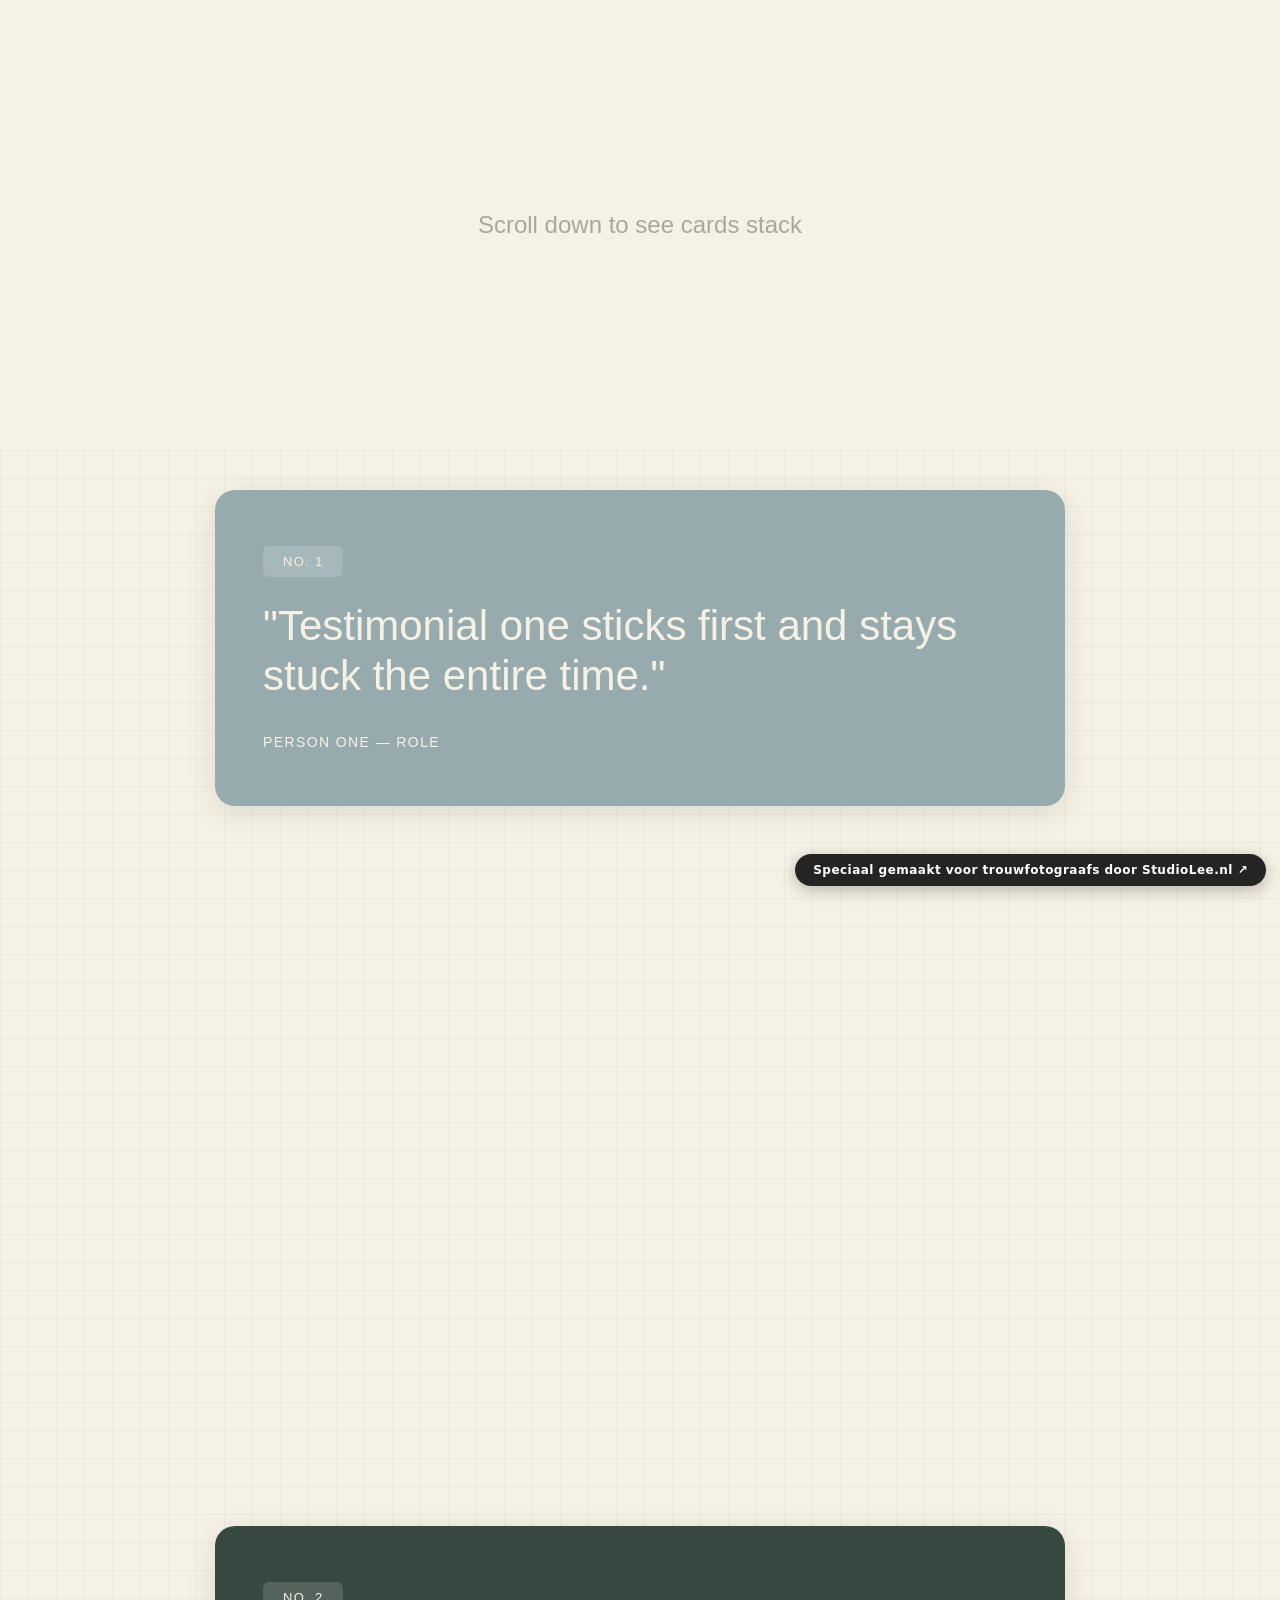
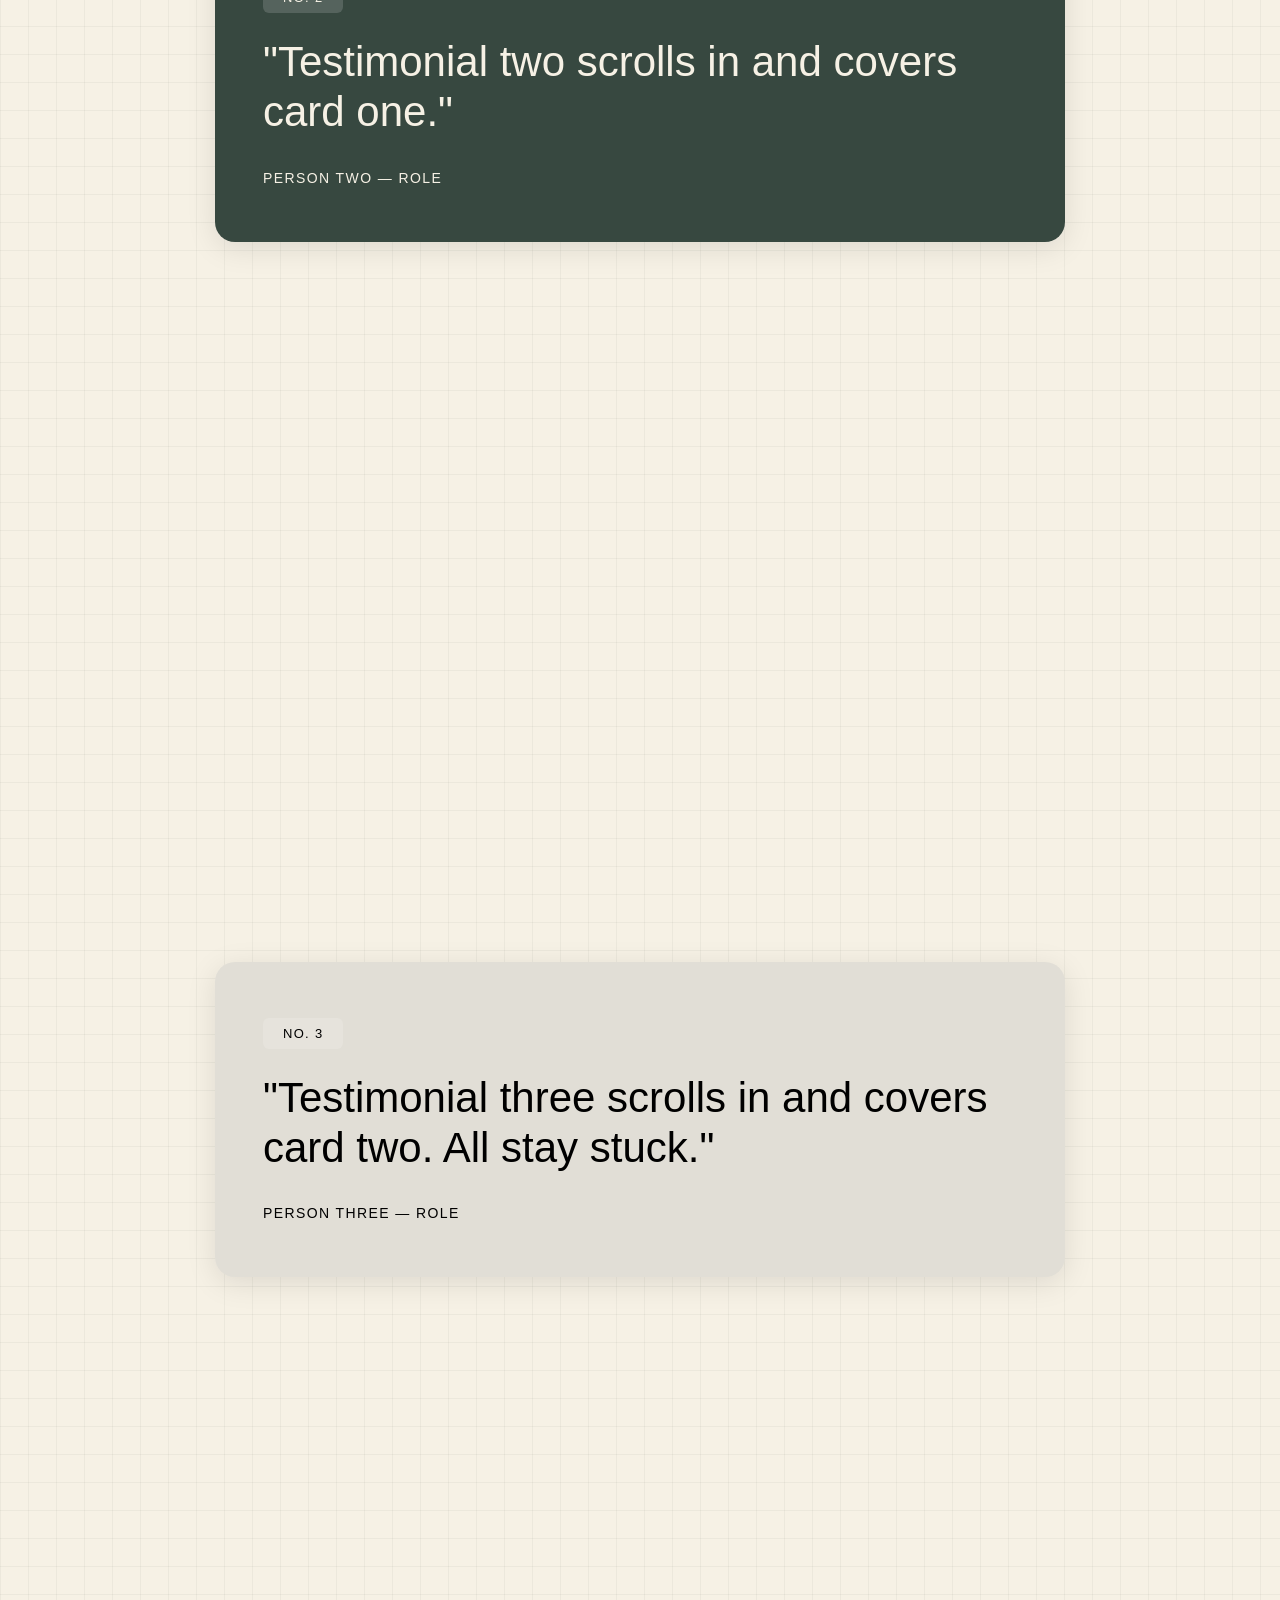
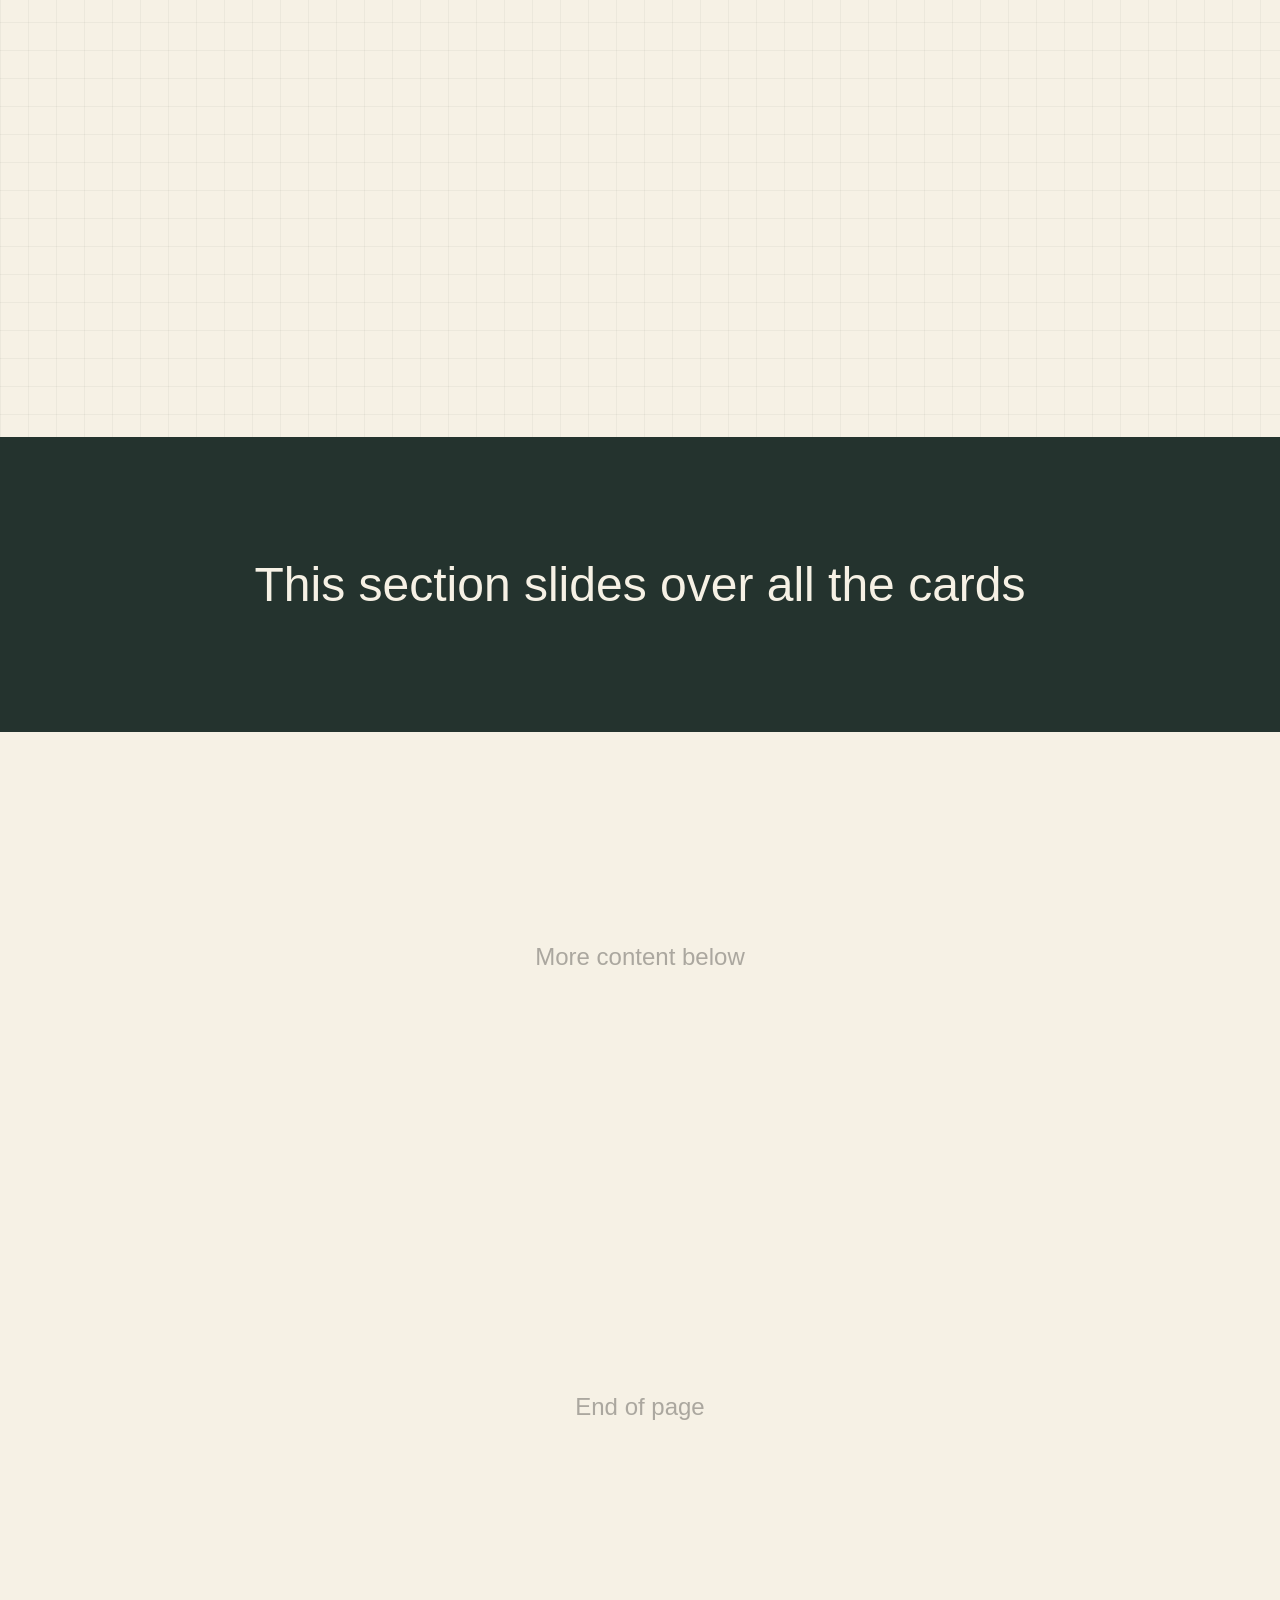
<file: test-sticky.html>
<!DOCTYPE html>
<html lang="nl">
<head>
  <meta charset="UTF-8">
  <meta name="viewport" content="width=device-width, initial-scale=1.0">
  <title>Sticky Test</title>
  <style>
    * { margin: 0; padding: 0; box-sizing: border-box; }
    body { font-family: 'DM Sans', sans-serif; background: #F6F1E5; }

    .spacer { height: 50vh; display: flex; align-items: center; justify-content: center; font-size: 24px; opacity: 0.3; }

    .cards-section {
      padding: 40px 24px;
      background-image:
        linear-gradient(rgba(0,0,0,0.04) 1px, transparent 1px),
        linear-gradient(90deg, rgba(0,0,0,0.04) 1px, transparent 1px);
      background-size: 28px 28px;
    }

    .card {
      max-width: 850px;
      margin: 0 auto;
      border-radius: 20px;
      padding: 56px 48px;
      position: sticky;
      box-shadow: 0 6px 30px rgba(0,0,0,0.1);
    }

    /* All cards stick — margin-top creates scroll delay for each new card */
    .card-1 { background: #97ABAF; color: #F6F1E5; top: 80px;  z-index: 1; }
    .card-2 { background: #374840; color: #F6F1E5; top: 120px; z-index: 2; margin-top: 80vh; }
    .card-3 { background: #E1DED6; color: #000;    top: 160px; z-index: 3; margin-top: 80vh; }

    /* Spacer at end keeps ALL cards sticky until the next section covers them */
    .end-spacer { height: 80vh; }

    /* Next section covers the cards */
    .next-section { background: #24332E; color: #F6F1E5; padding: 120px 48px; position: relative; z-index: 10; text-align: center; }
    .next-section h2 { font-size: 48px; font-weight: 500; }

    .badge { display: inline-block; padding: 8px 20px; border-radius: 6px; background: rgba(255,255,255,0.15); font-size: 13px; text-transform: uppercase; letter-spacing: 0.1em; margin-bottom: 24px; }
    .quote { font-size: clamp(22px, 4vw, 42px); font-weight: 500; line-height: 1.2; }
    .author { margin-top: 32px; font-size: 14px; text-transform: uppercase; letter-spacing: 0.1em; }
  </style>
</head>
<body>
  <div class="spacer">Scroll down to see cards stack</div>

  <section class="cards-section">
    <div class="card card-1">
      <span class="badge">No. 1</span>
      <p class="quote">"Testimonial one sticks first and stays stuck the entire time."</p>
      <p class="author">Person One — Role</p>
    </div>
    <div class="card card-2">
      <span class="badge">No. 2</span>
      <p class="quote">"Testimonial two scrolls in and covers card one."</p>
      <p class="author">Person Two — Role</p>
    </div>
    <div class="card card-3">
      <span class="badge">No. 3</span>
      <p class="quote">"Testimonial three scrolls in and covers card two. All stay stuck."</p>
      <p class="author">Person Three — Role</p>
    </div>

    <div class="end-spacer"></div>
  </section>

  <div class="next-section">
    <h2>This section slides over all the cards</h2>
  </div>

  <div class="spacer">More content below</div>
  <div class="spacer">End of page</div>

  <!-- StudioLee credit badge -->
  <a href="https://www.studiolee.nl" target="_blank" rel="noopener" style="position:fixed;bottom:14px;right:14px;z-index:9999;background:rgba(0,0,0,.85);color:#fff;padding:9px 18px;border-radius:99px;font-family:system-ui,sans-serif;font-size:12px;font-weight:600;letter-spacing:.04em;text-decoration:none;box-shadow:0 4px 16px rgba(0,0,0,.25);transition:transform .2s,background .2s;display:inline-flex;align-items:center;gap:6px" onmouseover="this.style.transform='translateY(-2px)';this.style.background='#cdfb52';this.style.color='#0a0a0a'" onmouseout="this.style.transform='translateY(0)';this.style.background='rgba(0,0,0,.85)';this.style.color='#fff'">Speciaal gemaakt voor trouwfotograafs door StudioLee.nl &nearr;</a>

</body>
</html>
</file>
<file: css/style.css>
/* ============================================================
   CLIENT WARM TEMPLATE — STYLE.CSS
   Inspired by gatherwell.showit.site

   CUSTOMIZATION: Change CSS variables in :root to rebrand.
   Search for [PLACEHOLDER] comments for content areas.
   ============================================================ */

/* --- GOOGLE FONTS IMPORT --- */
/* [PLACEHOLDER: Update font import if client brand uses different fonts] */
@import url('https://fonts.googleapis.com/css2?family=DM+Sans:wght@400;500&family=Lora:ital,wght@0,400;1,400&display=swap');

/* --- CSS CUSTOM PROPERTIES (THEMING) --- */
:root {
  /* Brand Colors — change these per client */
  --color-cream:        #F6F1E5;  /* primary bg, hero, menus */
  --color-dark-green:   #24332E;  /* dark sections, footer */
  --color-mid-green:    #374840;  /* buttons, cards */
  --color-dusty-teal:   #97ABAF;  /* accent, testimonial cards */
  --color-soft-blue:    #D0DADC;  /* about panel, CTA bg */
  --color-stone:        #E1DED6;  /* form fields, subtle bg */
  --color-black:        #000000;  /* body text */
  --color-white:        #FFFFFF;  /* body bg */

  /* Semantic aliases — override these for quick rebranding */
  --color-bg:           var(--color-white);
  --color-bg-warm:      var(--color-cream);
  --color-bg-dark:      var(--color-dark-green);
  --color-bg-panel:     var(--color-soft-blue);
  --color-bg-input:     var(--color-stone);
  --color-text:         var(--color-black);
  --color-text-light:   var(--color-cream);
  --color-accent:       var(--color-dusty-teal);
  --color-btn-primary:  var(--color-mid-green);
  --color-btn-text:     var(--color-cream);

  /* Typography — [PLACEHOLDER: change fonts per client] */
  --font-heading:  'DM Sans', sans-serif;
  --font-body:     'Lora', serif;
  --font-ui:       'DM Sans', sans-serif;

  /* Typography scale — desktop */
  --fs-hero:       70px;
  --fs-section:    34px;
  --fs-subheading: 16px;
  --fs-body:       18px;
  --fs-button:     14px;
  --fs-quote:      40px;
  --fs-small:      14px;
  --fs-nav:        16px;

  /* Line heights */
  --lh-hero:       0.95;
  --lh-section:    1.2;
  --lh-body:       1.6;
  --lh-quote:      1.15;

  /* Letter spacing */
  --ls-uppercase:  0.1em;
  --ls-tight:      -0.02em;

  /* Spacing scale */
  --sp-1:   4px;
  --sp-2:   8px;
  --sp-3:   12px;
  --sp-4:   16px;
  --sp-5:   24px;
  --sp-6:   32px;
  --sp-7:   48px;
  --sp-8:   64px;
  --sp-9:   96px;
  --sp-10:  128px;
  --sp-11:  160px;
  --sp-12:  200px;

  /* Section padding */
  --section-pad-y: var(--sp-10);
  --section-pad-x: var(--sp-7);

  /* Grid */
  --container-max:  1200px;
  --container-wide: 1400px;
  --grid-gap:       var(--sp-6);

  /* Radii — rounded everything */
  --radius-sm:    5px;
  --radius-md:    12px;
  --radius-lg:    20px;
  --radius-xl:    30px;
  --radius-pill:  9999px;

  /* Shadows */
  --shadow-btn:   0 4px 16px rgba(55, 72, 64, 0.25);
  --shadow-card:  0 2px 12px rgba(0, 0, 0, 0.06);
  --shadow-lift:  0 8px 30px rgba(0, 0, 0, 0.10);

  /* Transitions */
  --ease-default: cubic-bezier(0.25, 0.1, 0.25, 1);
  --dur-fast:     0.2s;
  --dur-normal:   0.35s;
  --dur-slow:     0.5s;

  /* Z-index scale */
  --z-nav:        50;
  --z-overlay:    100;
  --z-modal:      200;
  --z-toast:      300;
}


/* ============================================================
   RESET & BASE
   ============================================================ */

*, *::before, *::after {
  margin: 0;
  padding: 0;
  box-sizing: border-box;
}

html {
  font-size: 16px;
  scroll-behavior: smooth;
  -webkit-text-size-adjust: 100%;
}

body {
  font-family: var(--font-body);
  font-weight: 400;
  font-size: var(--fs-body);
  line-height: var(--lh-body);
  color: var(--color-text);
  background-color: var(--color-bg);
  -webkit-font-smoothing: antialiased;
  -moz-osx-font-smoothing: grayscale;
}

a {
  color: inherit;
  text-decoration: none;
  transition: color var(--dur-fast) var(--ease-default);
}

a:hover {
  color: var(--color-mid-green);
}

ul, ol {
  list-style: none;
}

img, video, svg {
  display: block;
  max-width: 100%;
  height: auto;
}

button, input, textarea, select {
  font: inherit;
  color: inherit;
  border: none;
  background: none;
  outline: none;
}

button {
  cursor: pointer;
}

::selection {
  background-color: var(--color-dusty-teal);
  color: var(--color-white);
}


/* ============================================================
   UTILITY CLASSES
   ============================================================ */

.container {
  width: 100%;
  max-width: var(--container-max);
  margin-left: auto;
  margin-right: auto;
  padding-left: var(--sp-5);
  padding-right: var(--sp-5);
}

.container--wide {
  max-width: var(--container-wide);
}

.section-pad {
  padding-top: var(--section-pad-y);
  padding-bottom: var(--section-pad-y);
}

.sr-only {
  position: absolute;
  width: 1px;
  height: 1px;
  padding: 0;
  margin: -1px;
  overflow: hidden;
  clip: rect(0, 0, 0, 0);
  white-space: nowrap;
  border: 0;
}

.text-center { text-align: center; }
.text-justify { text-align: justify; }
.text-uppercase {
  text-transform: uppercase;
  letter-spacing: var(--ls-uppercase);
}

.bg-cream  { background-color: var(--color-bg-warm); }
.bg-dark   { background-color: var(--color-bg-dark); color: var(--color-text-light); }
.bg-panel  { background-color: var(--color-bg-panel); }
.bg-stone  { background-color: var(--color-bg-input); }
.bg-white  { background-color: var(--color-bg); }


/* ============================================================
   TYPOGRAPHY
   ============================================================ */

h1, h2, h3, h4, h5, h6 {
  font-family: var(--font-heading);
  font-weight: 500;
  line-height: var(--lh-section);
  letter-spacing: var(--ls-tight);
  color: var(--color-text);
}

.bg-dark h1, .bg-dark h2, .bg-dark h3,
.bg-dark h4, .bg-dark h5, .bg-dark h6 {
  color: var(--color-text-light);
}

h1, .h1 {
  font-size: var(--fs-hero);
  line-height: var(--lh-hero);
}

h2, .h2 {
  font-size: var(--fs-section);
  line-height: var(--lh-section);
}

h3, .h3 {
  font-size: 26px;
  line-height: 1.3;
}

h4, .h4 {
  font-size: 20px;
  line-height: 1.3;
}

p {
  margin-bottom: 1em;
  text-align: justify;
}

p:last-child {
  margin-bottom: 0;
}

.subheading {
  font-family: var(--font-ui);
  font-weight: 400;
  font-size: var(--fs-subheading);
  text-transform: uppercase;
  letter-spacing: var(--ls-uppercase);
  line-height: 1.4;
  margin-bottom: var(--sp-4);
}

.body-serif {
  font-family: var(--font-body);
  font-weight: 400;
  font-size: var(--fs-body);
  line-height: var(--lh-body);
}

.body-serif em, .body-serif i {
  font-style: italic;
}

.quote-text {
  font-family: var(--font-body);
  font-style: italic;
  font-size: var(--fs-quote);
  line-height: var(--lh-quote);
}


/* ============================================================
   BUTTONS
   ============================================================ */

.btn {
  display: inline-flex;
  align-items: center;
  justify-content: center;
  gap: var(--sp-2);
  font-family: var(--font-ui);
  font-weight: 400;
  font-size: var(--fs-button);
  text-transform: uppercase;
  letter-spacing: var(--ls-uppercase);
  padding: var(--sp-4) var(--sp-6);
  border-radius: var(--radius-sm);
  transition: box-shadow var(--dur-slow) var(--ease-default),
              background-color var(--dur-normal) var(--ease-default),
              color var(--dur-normal) var(--ease-default);
  white-space: nowrap;
  text-decoration: none;
  cursor: pointer;
}

/* Primary: dark green bg, cream text */
.btn--primary {
  background-color: var(--color-btn-primary);
  color: var(--color-btn-text);
}

.btn--primary:hover {
  box-shadow: var(--shadow-btn);
  color: var(--color-btn-text);
}

/* Secondary: cream bg, dark text, subtle border */
.btn--secondary {
  background-color: var(--color-cream);
  color: var(--color-black);
  border: 1px solid rgba(0, 0, 0, 0.12);
  border-radius: 3px;
}

.btn--secondary:hover {
  box-shadow: var(--shadow-btn);
  color: var(--color-black);
}

/* Outline: transparent bg with border */
.btn--outline {
  background-color: transparent;
  color: var(--color-text-light);
  border: 1px solid var(--color-text-light);
}

.btn--outline:hover {
  background-color: var(--color-text-light);
  color: var(--color-dark-green);
}

/* Link style button: no bg, underline on hover */
.btn--link {
  background: none;
  padding: 0;
  font-family: var(--font-ui);
  font-size: var(--fs-button);
  text-transform: uppercase;
  letter-spacing: var(--ls-uppercase);
  border-bottom: 1px solid currentColor;
  border-radius: 0;
}

.btn--link:hover {
  opacity: 0.7;
}

/* Size variants */
.btn--sm {
  padding: var(--sp-2) var(--sp-5);
  font-size: 12px;
}

.btn--lg {
  padding: var(--sp-5) var(--sp-8);
  font-size: var(--fs-subheading);
}

/* Arrow icon after button text */
.btn .btn-arrow {
  display: inline-block;
  transition: transform var(--dur-normal) var(--ease-default);
}

.btn:hover .btn-arrow {
  transform: translateX(4px);
}


/* ============================================================
   NAVIGATION — TOP BAR
   ============================================================ */

/* [PLACEHOLDER: Brand name left, "Menu" label right] */

.nav {
  position: fixed;
  top: 0;
  left: 0;
  right: 0;
  z-index: var(--z-nav);
  padding: var(--sp-5) var(--sp-6);
  display: flex;
  align-items: center;
  justify-content: space-between;
  background-color: var(--color-bg-warm);
  transition: background-color var(--dur-normal) var(--ease-default),
              box-shadow var(--dur-normal) var(--ease-default);
}

.nav--scrolled {
  box-shadow: 0 1px 8px rgba(0, 0, 0, 0.06);
}

/* Make nav transparent on hero pages if desired */
.nav--transparent {
  background-color: transparent;
}

.nav--transparent.nav--scrolled {
  background-color: var(--color-bg-warm);
}

.nav__brand {
  font-family: var(--font-heading);
  font-weight: 500;
  font-size: 22px;
  letter-spacing: var(--ls-tight);
  color: var(--color-text);
  text-decoration: none;
}

.nav__brand:hover {
  color: var(--color-text);
}

.nav__toggle {
  font-family: var(--font-ui);
  font-weight: 400;
  font-size: var(--fs-button);
  text-transform: uppercase;
  letter-spacing: var(--ls-uppercase);
  color: var(--color-text);
  background: none;
  border: none;
  cursor: pointer;
  padding: var(--sp-2) var(--sp-3);
  transition: opacity var(--dur-fast) var(--ease-default);
}

.nav__toggle:hover {
  opacity: 0.6;
}

/* Spacer to push content below fixed nav */
.nav-spacer {
  height: 80px;
}


/* ============================================================
   MENU OVERLAY
   ============================================================ */

/* [PLACEHOLDER: Two-panel overlay — dark green links left, social/image grid right] */

.menu-overlay {
  position: fixed;
  inset: 0;
  z-index: var(--z-overlay);
  display: flex;
  opacity: 0;
  visibility: hidden;
  transition: opacity var(--dur-slow) var(--ease-default),
              visibility 0s var(--dur-slow);
}

.menu-overlay.is-open {
  opacity: 1;
  visibility: visible;
  transition: opacity var(--dur-slow) var(--ease-default),
              visibility 0s 0s;
}

/* Left panel: dark green with nav links */
.menu-overlay__nav {
  flex: 1;
  background-color: var(--color-dark-green);
  display: flex;
  flex-direction: column;
  justify-content: center;
  padding: var(--sp-9) var(--sp-8);
  transform: translateY(-20px);
  transition: transform var(--dur-slow) var(--ease-default);
}

.menu-overlay.is-open .menu-overlay__nav {
  transform: translateY(0);
}

.menu-overlay__link {
  font-family: var(--font-heading);
  font-weight: 500;
  font-size: clamp(28px, 4vw, 50px);
  color: var(--color-cream);
  text-decoration: none;
  padding: var(--sp-3) 0;
  transition: opacity var(--dur-fast) var(--ease-default);
  display: block;
}

.menu-overlay__link:hover {
  opacity: 0.6;
  color: var(--color-cream);
}

.menu-overlay__close {
  position: absolute;
  top: var(--sp-5);
  right: var(--sp-6);
  font-family: var(--font-ui);
  font-size: var(--fs-button);
  text-transform: uppercase;
  letter-spacing: var(--ls-uppercase);
  color: var(--color-cream);
  background: none;
  border: none;
  cursor: pointer;
  z-index: calc(var(--z-overlay) + 1);
  padding: var(--sp-2) var(--sp-3);
}

.menu-overlay__close:hover {
  opacity: 0.6;
}

/* Right panel: social / image grid */
.menu-overlay__aside {
  flex: 1;
  background-color: var(--color-mid-green);
  display: grid;
  grid-template-columns: 1fr 1fr;
  grid-template-rows: 1fr 1fr;
  gap: var(--sp-3);
  padding: var(--sp-5);
  transform: translateY(-20px);
  transition: transform var(--dur-slow) var(--ease-default) 0.1s;
}

.menu-overlay.is-open .menu-overlay__aside {
  transform: translateY(0);
}

.menu-overlay__aside img {
  width: 100%;
  height: 100%;
  object-fit: cover;
  border-radius: var(--radius-lg);
}

.menu-overlay__social {
  padding-top: var(--sp-6);
  display: flex;
  gap: var(--sp-5);
}

.menu-overlay__social a {
  color: var(--color-cream);
  font-family: var(--font-ui);
  font-size: var(--fs-small);
  text-transform: uppercase;
  letter-spacing: var(--ls-uppercase);
}


/* ============================================================
   HERO SECTION
   ============================================================ */

/* [PLACEHOLDER: Grid of rounded photo tiles + centered headline + subheading + CTA] */

.hero {
  background-color: var(--color-bg-warm);
  padding: var(--sp-8) var(--sp-5) var(--sp-10);
  text-align: center;
  position: relative;
  overflow: hidden;
}

.hero__tiles {
  display: grid;
  grid-template-columns: repeat(4, 1fr);
  gap: var(--sp-4);
  max-width: var(--container-wide);
  margin: 0 auto var(--sp-8);
}

.hero__tile {
  border-radius: var(--radius-lg);
  overflow: hidden;
  aspect-ratio: 3 / 4;
}

.hero__tile img {
  width: 100%;
  height: 100%;
  object-fit: cover;
  transition: transform var(--dur-slow) var(--ease-default);
}

.hero__tile:hover img {
  transform: scale(1.03);
}

/* Stagger tile heights for visual interest */
.hero__tile:nth-child(2) {
  margin-top: var(--sp-7);
}

.hero__tile:nth-child(4) {
  margin-top: var(--sp-7);
}

.hero__content {
  max-width: 800px;
  margin: 0 auto;
}

.hero__title {
  font-family: var(--font-heading);
  font-weight: 500;
  font-size: var(--fs-hero);
  line-height: var(--lh-hero);
  letter-spacing: var(--ls-tight);
  margin-bottom: var(--sp-5);
  color: var(--color-text);
}

.hero__subtitle {
  font-family: var(--font-body);
  font-size: var(--fs-body);
  line-height: var(--lh-body);
  max-width: 600px;
  margin: 0 auto var(--sp-6);
  text-align: center;
  color: var(--color-text);
}

.hero__cta {
  margin-top: var(--sp-5);
}

/* Hero variant: full-width background image */
.hero--image {
  min-height: 80vh;
  display: flex;
  flex-direction: column;
  align-items: center;
  justify-content: center;
  background-size: cover;
  background-position: center;
  position: relative;
}

.hero--image::after {
  content: '';
  position: absolute;
  inset: 0;
  background: linear-gradient(to bottom, rgba(36, 51, 46, 0.3), rgba(36, 51, 46, 0.6));
  z-index: 1;
}

.hero--image .hero__content {
  position: relative;
  z-index: 2;
}

.hero--image .hero__title,
.hero--image .hero__subtitle {
  color: var(--color-text-light);
}


/* ============================================================
   ABOUT SECTION
   ============================================================ */

/* [PLACEHOLDER: 2-column — rounded image left, tinted panel right with text + button] */

.about {
  padding: var(--section-pad-y) 0;
}

.about__grid {
  display: grid;
  grid-template-columns: 1fr 1fr;
  gap: var(--grid-gap);
  align-items: center;
  max-width: var(--container-wide);
  margin: 0 auto;
  padding: 0 var(--sp-5);
}

.about__image-wrap {
  border-radius: var(--radius-lg);
  overflow: hidden;
  animation: fadeIn var(--dur-slow) var(--ease-default) both;
}

.about__image-wrap img {
  width: 100%;
  height: 100%;
  object-fit: cover;
  display: block;
}

.about__panel {
  background-color: var(--color-bg-panel);
  border-radius: var(--radius-lg);
  padding: var(--sp-8) var(--sp-7);
}

.about__panel .subheading {
  color: var(--color-mid-green);
}

.about__panel h2 {
  margin-bottom: var(--sp-5);
}

.about__panel p {
  margin-bottom: var(--sp-5);
}


/* ============================================================
   SERVICES / HOW IT WORKS — DARK SECTION
   ============================================================ */

/* [PLACEHOLDER: Dark green bg with 3 numbered step cards] */

.steps {
  background-color: var(--color-bg-dark);
  color: var(--color-text-light);
  padding: var(--section-pad-y) 0;
}

.steps__header {
  text-align: center;
  max-width: 600px;
  margin: 0 auto var(--sp-8);
  padding: 0 var(--sp-5);
}

.steps__header .subheading {
  color: var(--color-dusty-teal);
}

.steps__header h2 {
  color: var(--color-text-light);
}

.steps__grid {
  display: grid;
  grid-template-columns: repeat(3, 1fr);
  gap: var(--grid-gap);
  max-width: var(--container-max);
  margin: 0 auto;
  padding: 0 var(--sp-5);
}

.step-card {
  background-color: var(--color-mid-green);
  border-radius: var(--radius-lg);
  padding: var(--sp-7) var(--sp-6);
  text-align: left;
  position: relative;
}

.step-card__number {
  font-family: var(--font-heading);
  font-size: 60px;
  font-weight: 500;
  line-height: 1;
  color: var(--color-dusty-teal);
  margin-bottom: var(--sp-4);
  opacity: 0.5;
}

.step-card h3 {
  font-family: var(--font-heading);
  font-weight: 500;
  font-size: 22px;
  color: var(--color-cream);
  margin-bottom: var(--sp-4);
}

.step-card p {
  font-size: 16px;
  color: var(--color-cream);
  opacity: 0.85;
  text-align: left;
}


/* ============================================================
   TESTIMONIALS — STICKY STACKING CARDS
   ============================================================ */

/* [PLACEHOLDER: Large rounded cards with big quote text, sticky stacking on scroll] */

.testimonials {
  background-color: var(--color-bg-warm);
  padding: var(--section-pad-y) 0;
}

.testimonials__header {
  text-align: center;
  max-width: 600px;
  margin: 0 auto var(--sp-8);
  padding: 0 var(--sp-5);
}

.testimonials__stack {
  max-width: 900px;
  margin: 0 auto;
  padding: 0 var(--sp-5);
  display: flex;
  flex-direction: column;
  gap: var(--sp-6);
}

/* Testimonial card base — overridden by bridge section below */
.testimonial-card {
  border-radius: var(--radius-lg);
  transition: transform var(--dur-normal) var(--ease-default);
}

/* nth-child disabled — we use explicit --1/--2/--3 classes instead */

.testimonial-card__quote {
  font-family: var(--font-body);
  font-style: italic;
  font-size: var(--fs-quote);
  line-height: var(--lh-quote);
  color: var(--color-dark-green);
  margin-bottom: var(--sp-6);
}

.testimonial-card__quote::before {
  content: '\201C';
  display: block;
  font-size: 80px;
  line-height: 0.5;
  margin-bottom: var(--sp-4);
  color: var(--color-mid-green);
  opacity: 0.3;
}

.testimonial-card__author {
  font-family: var(--font-ui);
  font-weight: 400;
  font-size: var(--fs-small);
  text-transform: uppercase;
  letter-spacing: var(--ls-uppercase);
  color: var(--color-dark-green);
}

.testimonial-card__role {
  font-family: var(--font-body);
  font-size: var(--fs-small);
  color: var(--color-mid-green);
  margin-top: var(--sp-1);
}


/* ============================================================
   CTA SECTION — FULL-WIDTH IMAGE + DARK OVERLAY
   ============================================================ */

/* [PLACEHOLDER: Full-width background image with dark overlay + centered text + button] */

.cta-banner {
  position: relative;
  min-height: 500px;
  display: flex;
  align-items: center;
  justify-content: center;
  text-align: center;
  overflow: hidden;
}

.cta-banner__bg {
  position: absolute;
  inset: 0;
  z-index: 0;
}

.cta-banner__bg img {
  width: 100%;
  height: 100%;
  object-fit: cover;
}

.cta-banner__overlay {
  position: absolute;
  inset: 0;
  background: rgba(36, 51, 46, 0.65);
  z-index: 1;
}

.cta-banner__content {
  position: relative;
  z-index: 2;
  max-width: 700px;
  padding: var(--sp-9) var(--sp-5);
}

.cta-banner__content .subheading {
  color: var(--color-dusty-teal);
}

.cta-banner__content h2 {
  color: var(--color-cream);
  margin-bottom: var(--sp-5);
}

.cta-banner__content p {
  color: var(--color-cream);
  opacity: 0.9;
  margin-bottom: var(--sp-6);
  text-align: center;
}

/* CTA variant without image — solid bg */
.cta-banner--solid {
  background-color: var(--color-bg-panel);
  min-height: auto;
  padding: var(--section-pad-y) 0;
}

.cta-banner--solid .cta-banner__content h2 {
  color: var(--color-text);
}

.cta-banner--solid .cta-banner__content p {
  color: var(--color-text);
}


/* ============================================================
   FEATURES / BENEFITS GRID
   ============================================================ */

.features {
  padding: var(--section-pad-y) 0;
}

.features__grid {
  display: grid;
  grid-template-columns: repeat(3, 1fr);
  gap: var(--grid-gap);
  max-width: var(--container-max);
  margin: 0 auto;
  padding: 0 var(--sp-5);
}

.feature-card {
  background-color: var(--color-bg-warm);
  border-radius: var(--radius-lg);
  padding: var(--sp-7) var(--sp-6);
  text-align: center;
  transition: box-shadow var(--dur-normal) var(--ease-default),
              transform var(--dur-normal) var(--ease-default);
}

.feature-card:hover {
  box-shadow: var(--shadow-lift);
  transform: translateY(-4px);
}

.feature-card__icon {
  width: 56px;
  height: 56px;
  margin: 0 auto var(--sp-5);
  display: flex;
  align-items: center;
  justify-content: center;
  background-color: var(--color-bg-panel);
  border-radius: var(--radius-md);
  color: var(--color-mid-green);
}

.feature-card h3 {
  margin-bottom: var(--sp-3);
}

.feature-card p {
  font-size: 16px;
  text-align: center;
  opacity: 0.85;
}


/* ============================================================
   FOOTER
   ============================================================ */

/* [PLACEHOLDER: 3-column on cream bg — brand + email, contact info, nav links] */

.footer {
  background-color: var(--color-bg-warm);
  padding: var(--sp-9) 0 var(--sp-7);
}

.footer__grid {
  display: grid;
  grid-template-columns: 2fr 1fr 1fr;
  gap: var(--grid-gap);
  max-width: var(--container-max);
  margin: 0 auto;
  padding: 0 var(--sp-5);
}

.footer__brand {
  font-family: var(--font-heading);
  font-weight: 500;
  font-size: 28px;
  letter-spacing: var(--ls-tight);
  margin-bottom: var(--sp-4);
  color: var(--color-text);
}

.footer__email {
  font-family: var(--font-body);
  font-size: var(--fs-body);
  color: var(--color-text);
  text-decoration: underline;
  text-underline-offset: 3px;
}

.footer__email:hover {
  color: var(--color-mid-green);
}

.footer__col h4 {
  font-family: var(--font-ui);
  font-weight: 400;
  font-size: var(--fs-button);
  text-transform: uppercase;
  letter-spacing: var(--ls-uppercase);
  margin-bottom: var(--sp-5);
  color: var(--color-text);
  opacity: 0.5;
}

.footer__col ul li {
  margin-bottom: var(--sp-3);
}

.footer__col ul li a {
  font-family: var(--font-body);
  font-size: 16px;
  color: var(--color-text);
  transition: opacity var(--dur-fast) var(--ease-default);
}

.footer__col ul li a:hover {
  opacity: 0.6;
  color: var(--color-text);
}

.footer__bottom {
  max-width: var(--container-max);
  margin: var(--sp-8) auto 0;
  padding: var(--sp-5) var(--sp-5) 0;
  border-top: 1px solid rgba(0, 0, 0, 0.08);
  display: flex;
  align-items: center;
  justify-content: space-between;
}

.footer__copyright {
  font-family: var(--font-ui);
  font-size: var(--fs-small);
  color: var(--color-text);
  opacity: 0.5;
}

.footer__legal {
  display: flex;
  gap: var(--sp-5);
}

.footer__legal a {
  font-family: var(--font-ui);
  font-size: var(--fs-small);
  color: var(--color-text);
  opacity: 0.5;
}

.footer__legal a:hover {
  opacity: 1;
}


/* ============================================================
   CONTACT / APPLICATION FORM
   ============================================================ */

/* [PLACEHOLDER: 2-column form layout with stone-colored input backgrounds] */

.form-section {
  padding: var(--section-pad-y) 0;
  background-color: var(--color-bg);
}

.form-section__grid {
  display: grid;
  grid-template-columns: 1fr 1fr;
  gap: var(--sp-8);
  max-width: var(--container-max);
  margin: 0 auto;
  padding: 0 var(--sp-5);
  align-items: start;
}

.form-section__info h2 {
  margin-bottom: var(--sp-5);
}

.form-section__info p {
  margin-bottom: var(--sp-5);
}

.form-section__info .subheading {
  color: var(--color-mid-green);
}

.form {
  display: flex;
  flex-direction: column;
  gap: var(--sp-5);
}

.form__row {
  display: grid;
  grid-template-columns: 1fr 1fr;
  gap: var(--sp-4);
}

.form__field {
  display: flex;
  flex-direction: column;
  gap: var(--sp-2);
}

.form__label {
  font-family: var(--font-ui);
  font-size: var(--fs-small);
  text-transform: uppercase;
  letter-spacing: var(--ls-uppercase);
  color: var(--color-text);
  opacity: 0.6;
}

.form__input,
.form__textarea,
.form__select {
  width: 100%;
  padding: var(--sp-4) var(--sp-5);
  background-color: var(--color-bg-input);
  border: 1px solid transparent;
  border-radius: var(--radius-sm);
  font-family: var(--font-body);
  font-size: var(--fs-body);
  color: var(--color-text);
  transition: border-color var(--dur-fast) var(--ease-default),
              box-shadow var(--dur-fast) var(--ease-default);
}

.form__input:focus,
.form__textarea:focus,
.form__select:focus {
  border-color: var(--color-dusty-teal);
  box-shadow: 0 0 0 3px rgba(151, 171, 175, 0.2);
}

.form__input::placeholder,
.form__textarea::placeholder {
  color: var(--color-text);
  opacity: 0.35;
}

.form__textarea {
  min-height: 160px;
  resize: vertical;
}

.form__select {
  appearance: none;
  cursor: pointer;
  background-image: url("data:image/svg+xml,%3Csvg xmlns='http://www.w3.org/2000/svg' width='12' height='8' viewBox='0 0 12 8'%3E%3Cpath d='M1 1l5 5 5-5' fill='none' stroke='%23000' stroke-width='1.5' stroke-linecap='round' stroke-linejoin='round'/%3E%3C/svg%3E");
  background-repeat: no-repeat;
  background-position: right var(--sp-4) center;
  padding-right: var(--sp-7);
}

.form__submit {
  align-self: flex-start;
  margin-top: var(--sp-3);
}

.form__note {
  font-size: var(--fs-small);
  color: var(--color-text);
  opacity: 0.5;
}


/* ============================================================
   BLOG — CLUSTER GRID WITH FILTER
   ============================================================ */

/* [PLACEHOLDER: Blog index with filter buttons + article cards with badges] */

.blog-header {
  background-color: var(--color-bg-warm);
  padding: var(--sp-9) 0 var(--sp-7);
  text-align: center;
}

.blog-header h1 {
  margin-bottom: var(--sp-4);
}

.blog-header p {
  max-width: 600px;
  margin: 0 auto;
  text-align: center;
}

/* Filter / Category Buttons */
.blog-filters {
  display: flex;
  flex-wrap: wrap;
  justify-content: center;
  gap: var(--sp-3);
  max-width: var(--container-max);
  margin: 0 auto var(--sp-7);
  padding: var(--sp-6) var(--sp-5) 0;
}

.blog-filter-btn {
  font-family: var(--font-ui);
  font-size: var(--fs-button);
  text-transform: uppercase;
  letter-spacing: var(--ls-uppercase);
  padding: var(--sp-2) var(--sp-5);
  border-radius: var(--radius-pill);
  border: 1px solid rgba(0, 0, 0, 0.12);
  background-color: var(--color-bg);
  color: var(--color-text);
  cursor: pointer;
  transition: background-color var(--dur-fast) var(--ease-default),
              color var(--dur-fast) var(--ease-default),
              border-color var(--dur-fast) var(--ease-default);
}

.blog-filter-btn:hover,
.blog-filter-btn.is-active {
  background-color: var(--color-mid-green);
  color: var(--color-cream);
  border-color: var(--color-mid-green);
}

/* Blog Grid */
.blog-grid {
  display: grid;
  grid-template-columns: repeat(3, 1fr);
  gap: var(--grid-gap);
  max-width: var(--container-max);
  margin: 0 auto;
  padding: 0 var(--sp-5) var(--section-pad-y);
}

/* Article Card */
.article-card {
  background-color: var(--color-bg);
  border-radius: var(--radius-lg);
  overflow: hidden;
  transition: box-shadow var(--dur-normal) var(--ease-default),
              transform var(--dur-normal) var(--ease-default);
  display: flex;
  flex-direction: column;
}

.article-card:hover {
  box-shadow: var(--shadow-lift);
  transform: translateY(-4px);
}

.article-card__image {
  aspect-ratio: 16 / 10;
  overflow: hidden;
}

.article-card__image img {
  width: 100%;
  height: 100%;
  object-fit: cover;
  transition: transform var(--dur-slow) var(--ease-default);
}

.article-card:hover .article-card__image img {
  transform: scale(1.05);
}

.article-card__body {
  padding: var(--sp-5) var(--sp-5) var(--sp-6);
  display: flex;
  flex-direction: column;
  flex: 1;
}

.article-card__badge {
  display: inline-block;
  font-family: var(--font-ui);
  font-size: 11px;
  text-transform: uppercase;
  letter-spacing: var(--ls-uppercase);
  padding: var(--sp-1) var(--sp-3);
  border-radius: var(--radius-pill);
  background-color: var(--color-bg-panel);
  color: var(--color-mid-green);
  margin-bottom: var(--sp-3);
  align-self: flex-start;
}

/* Cluster badge color variants */
.article-card__badge--primary {
  background-color: var(--color-mid-green);
  color: var(--color-cream);
}

.article-card__badge--accent {
  background-color: var(--color-dusty-teal);
  color: var(--color-white);
}

.article-card__title {
  font-family: var(--font-heading);
  font-weight: 500;
  font-size: 20px;
  line-height: 1.3;
  margin-bottom: var(--sp-3);
  color: var(--color-text);
}

.article-card__excerpt {
  font-size: 15px;
  line-height: 1.5;
  color: var(--color-text);
  opacity: 0.75;
  text-align: left;
  margin-bottom: var(--sp-4);
  flex: 1;
}

.article-card__meta {
  font-family: var(--font-ui);
  font-size: 12px;
  text-transform: uppercase;
  letter-spacing: var(--ls-uppercase);
  color: var(--color-text);
  opacity: 0.4;
  margin-top: auto;
}


/* ============================================================
   BLOG — SINGLE ARTICLE
   ============================================================ */

.article {
  max-width: 760px;
  margin: 0 auto;
  padding: var(--sp-7) var(--sp-5) var(--section-pad-y);
}

.article__header {
  text-align: center;
  margin-bottom: var(--sp-7);
}

.article__header .subheading {
  color: var(--color-mid-green);
}

.article__header h1 {
  font-size: clamp(30px, 5vw, 50px);
  margin-bottom: var(--sp-4);
}

.article__header time {
  font-family: var(--font-ui);
  font-size: var(--fs-small);
  text-transform: uppercase;
  letter-spacing: var(--ls-uppercase);
  color: var(--color-text);
  opacity: 0.5;
}

.article__featured-image {
  border-radius: var(--radius-lg);
  overflow: hidden;
  margin-bottom: var(--sp-7);
}

.article__featured-image img {
  width: 100%;
  display: block;
}

/* Article body typography */
.article__body h2 {
  margin-top: var(--sp-7);
  margin-bottom: var(--sp-4);
}

.article__body h3 {
  margin-top: var(--sp-6);
  margin-bottom: var(--sp-3);
}

.article__body p {
  margin-bottom: var(--sp-5);
}

.article__body ul,
.article__body ol {
  margin-bottom: var(--sp-5);
  padding-left: var(--sp-6);
}

.article__body ul {
  list-style: disc;
}

.article__body ol {
  list-style: decimal;
}

.article__body li {
  margin-bottom: var(--sp-2);
  line-height: var(--lh-body);
}

.article__body blockquote {
  border-left: 3px solid var(--color-dusty-teal);
  padding: var(--sp-5) var(--sp-6);
  margin: var(--sp-6) 0;
  background-color: var(--color-bg-warm);
  border-radius: 0 var(--radius-md) var(--radius-md) 0;
  font-style: italic;
}

.article__body img {
  border-radius: var(--radius-md);
  margin: var(--sp-6) 0;
}

.article__body a {
  color: var(--color-mid-green);
  text-decoration: underline;
  text-underline-offset: 3px;
}

.article__body a:hover {
  color: var(--color-dark-green);
}

/* Share / Tags bar */
.article__tags {
  display: flex;
  flex-wrap: wrap;
  gap: var(--sp-2);
  margin-top: var(--sp-7);
  padding-top: var(--sp-5);
  border-top: 1px solid rgba(0, 0, 0, 0.08);
}

.article__tag {
  font-family: var(--font-ui);
  font-size: 12px;
  text-transform: uppercase;
  letter-spacing: var(--ls-uppercase);
  padding: var(--sp-1) var(--sp-3);
  border-radius: var(--radius-pill);
  background-color: var(--color-bg-warm);
  color: var(--color-text);
}


/* ============================================================
   PRICING PAGE
   ============================================================ */

/* [PLACEHOLDER: Pricing tiers/cards, feature lists, FAQ accordion, monthly/yearly toggle] */

.pricing-section {
  padding: var(--section-pad-y) 0;
  background-color: var(--color-bg);
}

.pricing-header {
  text-align: center;
  max-width: 600px;
  margin: 0 auto var(--sp-8);
  padding: 0 var(--sp-5);
}

.pricing-header h1 {
  margin-bottom: var(--sp-4);
}

/* Monthly / Yearly Toggle */
.pricing-toggle {
  display: flex;
  align-items: center;
  justify-content: center;
  gap: var(--sp-4);
  margin-bottom: var(--sp-8);
}

.pricing-toggle__label {
  font-family: var(--font-ui);
  font-size: var(--fs-button);
  text-transform: uppercase;
  letter-spacing: var(--ls-uppercase);
  color: var(--color-text);
  opacity: 0.5;
  cursor: pointer;
  transition: opacity var(--dur-fast) var(--ease-default);
}

.pricing-toggle__label.is-active {
  opacity: 1;
  color: var(--color-mid-green);
}

.pricing-toggle__switch {
  width: 48px;
  height: 26px;
  background-color: var(--color-stone);
  border-radius: var(--radius-pill);
  position: relative;
  cursor: pointer;
  transition: background-color var(--dur-fast) var(--ease-default);
}

.pricing-toggle__switch::after {
  content: '';
  position: absolute;
  top: 3px;
  left: 3px;
  width: 20px;
  height: 20px;
  border-radius: 50%;
  background-color: var(--color-mid-green);
  transition: transform var(--dur-normal) var(--ease-default);
}

.pricing-toggle__switch.is-yearly::after {
  transform: translateX(22px);
}

.pricing-toggle__switch.is-yearly {
  background-color: var(--color-bg-panel);
}

/* Pricing savings badge */
.pricing-toggle__save {
  font-family: var(--font-ui);
  font-size: 11px;
  text-transform: uppercase;
  letter-spacing: var(--ls-uppercase);
  padding: var(--sp-1) var(--sp-3);
  border-radius: var(--radius-pill);
  background-color: var(--color-dusty-teal);
  color: var(--color-white);
}

/* Pricing Cards Grid */
.pricing-grid {
  display: grid;
  grid-template-columns: repeat(3, 1fr);
  gap: var(--grid-gap);
  max-width: var(--container-max);
  margin: 0 auto;
  padding: 0 var(--sp-5);
  align-items: start;
}

.pricing-card {
  background-color: var(--color-bg-warm);
  border-radius: var(--radius-lg);
  padding: var(--sp-7) var(--sp-6);
  display: flex;
  flex-direction: column;
  transition: box-shadow var(--dur-normal) var(--ease-default),
              transform var(--dur-normal) var(--ease-default);
}

.pricing-card:hover {
  box-shadow: var(--shadow-lift);
  transform: translateY(-4px);
}

/* Featured / recommended card */
.pricing-card--featured {
  background-color: var(--color-dark-green);
  color: var(--color-text-light);
  position: relative;
  transform: scale(1.04);
}

.pricing-card--featured:hover {
  transform: scale(1.04) translateY(-4px);
}

.pricing-card--featured h3,
.pricing-card--featured .pricing-card__price {
  color: var(--color-cream);
}

.pricing-card--featured .pricing-card__feature {
  color: var(--color-cream);
  opacity: 0.85;
}

.pricing-card__badge {
  display: inline-block;
  font-family: var(--font-ui);
  font-size: 11px;
  text-transform: uppercase;
  letter-spacing: var(--ls-uppercase);
  padding: var(--sp-1) var(--sp-3);
  border-radius: var(--radius-pill);
  background-color: var(--color-dusty-teal);
  color: var(--color-white);
  margin-bottom: var(--sp-5);
  align-self: flex-start;
}

.pricing-card h3 {
  font-family: var(--font-heading);
  font-weight: 500;
  font-size: 22px;
  margin-bottom: var(--sp-3);
}

.pricing-card__description {
  font-size: 15px;
  opacity: 0.7;
  margin-bottom: var(--sp-5);
  text-align: left;
}

.pricing-card__price {
  font-family: var(--font-heading);
  font-weight: 500;
  font-size: 48px;
  line-height: 1;
  margin-bottom: var(--sp-2);
  color: var(--color-text);
}

.pricing-card__price span {
  font-size: 16px;
  font-weight: 400;
  opacity: 0.6;
}

.pricing-card__period {
  font-family: var(--font-ui);
  font-size: var(--fs-small);
  color: var(--color-text);
  opacity: 0.5;
  margin-bottom: var(--sp-6);
}

/* Yearly price hidden by default, shown via JS toggle */
.pricing-card__price--yearly {
  display: none;
}

.pricing-card__price--monthly {
  display: block;
}

/* When yearly is active */
.pricing--yearly .pricing-card__price--yearly {
  display: block;
}

.pricing--yearly .pricing-card__price--monthly {
  display: none;
}

.pricing-card__divider {
  width: 100%;
  height: 1px;
  background-color: rgba(0, 0, 0, 0.08);
  margin: var(--sp-5) 0;
}

.pricing-card--featured .pricing-card__divider {
  background-color: rgba(255, 255, 255, 0.15);
}

/* Feature list */
.pricing-card__features {
  list-style: none;
  padding: 0;
  margin-bottom: var(--sp-6);
  flex: 1;
}

.pricing-card__feature {
  display: flex;
  align-items: flex-start;
  gap: var(--sp-3);
  padding: var(--sp-2) 0;
  font-size: 15px;
  line-height: 1.4;
}

/* Checkmark before each feature */
.pricing-card__feature::before {
  content: '';
  flex-shrink: 0;
  width: 18px;
  height: 18px;
  margin-top: 2px;
  border-radius: 50%;
  background-color: var(--color-dusty-teal);
  background-image: url("data:image/svg+xml,%3Csvg xmlns='http://www.w3.org/2000/svg' width='10' height='8' viewBox='0 0 10 8'%3E%3Cpath d='M1 4l3 3 5-6' fill='none' stroke='%23fff' stroke-width='1.5' stroke-linecap='round' stroke-linejoin='round'/%3E%3C/svg%3E");
  background-repeat: no-repeat;
  background-position: center;
}

.pricing-card__feature--disabled {
  opacity: 0.35;
  text-decoration: line-through;
}

.pricing-card__feature--disabled::before {
  background-color: var(--color-stone);
  background-image: url("data:image/svg+xml,%3Csvg xmlns='http://www.w3.org/2000/svg' width='8' height='8' viewBox='0 0 8 8'%3E%3Cpath d='M1 4h6' fill='none' stroke='%23999' stroke-width='1.5' stroke-linecap='round'/%3E%3C/svg%3E");
}

.pricing-card .btn {
  width: 100%;
  margin-top: auto;
}


/* ============================================================
   FAQ ACCORDION
   ============================================================ */

/* [PLACEHOLDER: Expandable FAQ items for pricing/contact pages] */

.faq {
  padding: var(--section-pad-y) 0;
  background-color: var(--color-bg-warm);
}

.faq__header {
  text-align: center;
  max-width: 600px;
  margin: 0 auto var(--sp-8);
  padding: 0 var(--sp-5);
}

.faq__list {
  max-width: 800px;
  margin: 0 auto;
  padding: 0 var(--sp-5);
}

.faq__item {
  border-bottom: 1px solid rgba(0, 0, 0, 0.08);
}

.faq__question {
  width: 100%;
  display: flex;
  align-items: center;
  justify-content: space-between;
  padding: var(--sp-5) 0;
  font-family: var(--font-heading);
  font-weight: 500;
  font-size: 18px;
  text-align: left;
  color: var(--color-text);
  cursor: pointer;
  background: none;
  border: none;
  transition: color var(--dur-fast) var(--ease-default);
}

.faq__question:hover {
  color: var(--color-mid-green);
}

.faq__icon {
  flex-shrink: 0;
  width: 24px;
  height: 24px;
  position: relative;
  margin-left: var(--sp-5);
}

/* Plus/minus icon via CSS */
.faq__icon::before,
.faq__icon::after {
  content: '';
  position: absolute;
  top: 50%;
  left: 50%;
  background-color: currentColor;
  transition: transform var(--dur-normal) var(--ease-default);
}

.faq__icon::before {
  width: 14px;
  height: 1.5px;
  transform: translate(-50%, -50%);
}

.faq__icon::after {
  width: 1.5px;
  height: 14px;
  transform: translate(-50%, -50%);
}

/* Rotate to minus when open */
.faq__item.is-open .faq__icon::after {
  transform: translate(-50%, -50%) rotate(90deg);
}

.faq__answer {
  max-height: 0;
  overflow: hidden;
  transition: max-height var(--dur-normal) var(--ease-default),
              padding var(--dur-normal) var(--ease-default);
}

.faq__item.is-open .faq__answer {
  max-height: 500px; /* JS can set exact height; this is a fallback */
}

.faq__answer-inner {
  padding: 0 0 var(--sp-6);
  font-size: 16px;
  line-height: var(--lh-body);
  color: var(--color-text);
  opacity: 0.8;
}

.faq__answer-inner p {
  text-align: left;
}


/* ============================================================
   GALLERY / IMAGE GRID
   ============================================================ */

.gallery {
  padding: var(--section-pad-y) 0;
}

.gallery__grid {
  display: grid;
  grid-template-columns: repeat(3, 1fr);
  gap: var(--sp-4);
  max-width: var(--container-wide);
  margin: 0 auto;
  padding: 0 var(--sp-5);
}

.gallery__item {
  border-radius: var(--radius-lg);
  overflow: hidden;
  aspect-ratio: 1 / 1;
}

.gallery__item--wide {
  grid-column: span 2;
  aspect-ratio: 2 / 1;
}

.gallery__item--tall {
  grid-row: span 2;
  aspect-ratio: auto;
}

.gallery__item img {
  width: 100%;
  height: 100%;
  object-fit: cover;
  transition: transform var(--dur-slow) var(--ease-default);
}

.gallery__item:hover img {
  transform: scale(1.04);
}


/* ============================================================
   404 PAGE
   ============================================================ */

.page-404 {
  min-height: 70vh;
  display: flex;
  flex-direction: column;
  align-items: center;
  justify-content: center;
  text-align: center;
  padding: var(--sp-9) var(--sp-5);
  background-color: var(--color-bg-warm);
}

.page-404__code {
  font-family: var(--font-heading);
  font-weight: 500;
  font-size: clamp(80px, 15vw, 180px);
  line-height: 1;
  color: var(--color-dusty-teal);
  opacity: 0.3;
  margin-bottom: var(--sp-4);
}

.page-404 h1 {
  font-size: clamp(24px, 4vw, 40px);
  margin-bottom: var(--sp-4);
}

.page-404 p {
  max-width: 500px;
  margin: 0 auto var(--sp-6);
  text-align: center;
}


/* ============================================================
   GRATIS SCAN / LEAD FORM PAGE
   ============================================================ */

/* [PLACEHOLDER: Lead generation page with benefit list + form] */

.lead-section {
  padding: var(--section-pad-y) 0;
  background-color: var(--color-bg-warm);
}

.lead-section__grid {
  display: grid;
  grid-template-columns: 1fr 1fr;
  gap: var(--sp-8);
  max-width: var(--container-max);
  margin: 0 auto;
  padding: 0 var(--sp-5);
  align-items: center;
}

.lead-section__benefits ul {
  list-style: none;
  padding: 0;
  margin-top: var(--sp-5);
}

.lead-section__benefits li {
  display: flex;
  align-items: flex-start;
  gap: var(--sp-3);
  padding: var(--sp-3) 0;
  font-size: var(--fs-body);
}

.lead-section__benefits li::before {
  content: '';
  flex-shrink: 0;
  width: 20px;
  height: 20px;
  margin-top: 3px;
  border-radius: 50%;
  background-color: var(--color-mid-green);
  background-image: url("data:image/svg+xml,%3Csvg xmlns='http://www.w3.org/2000/svg' width='10' height='8' viewBox='0 0 10 8'%3E%3Cpath d='M1 4l3 3 5-6' fill='none' stroke='%23F6F1E5' stroke-width='1.5' stroke-linecap='round' stroke-linejoin='round'/%3E%3C/svg%3E");
  background-repeat: no-repeat;
  background-position: center;
}


/* ============================================================
   REVIEW PAKKET PAGE
   ============================================================ */

.review-section {
  padding: var(--section-pad-y) 0;
}

.review-grid {
  display: grid;
  grid-template-columns: repeat(2, 1fr);
  gap: var(--grid-gap);
  max-width: var(--container-max);
  margin: 0 auto;
  padding: 0 var(--sp-5);
}

.review-card {
  background-color: var(--color-bg-warm);
  border-radius: var(--radius-lg);
  padding: var(--sp-6);
}

.review-card__stars {
  color: #D4A853;
  font-size: 20px;
  margin-bottom: var(--sp-3);
  letter-spacing: 2px;
}

.review-card__text {
  font-style: italic;
  margin-bottom: var(--sp-4);
}

.review-card__author {
  font-family: var(--font-ui);
  font-size: var(--fs-small);
  text-transform: uppercase;
  letter-spacing: var(--ls-uppercase);
  opacity: 0.6;
}


/* ============================================================
   LEGAL / PRIVACY PAGES
   ============================================================ */

.legal-page {
  max-width: 800px;
  margin: 0 auto;
  padding: var(--sp-7) var(--sp-5) var(--section-pad-y);
}

.legal-page h1 {
  margin-bottom: var(--sp-6);
  font-size: clamp(28px, 4vw, 42px);
}

.legal-page h2 {
  margin-top: var(--sp-7);
  margin-bottom: var(--sp-4);
  font-size: 22px;
}

.legal-page p {
  margin-bottom: var(--sp-4);
}

.legal-page ul {
  list-style: disc;
  padding-left: var(--sp-6);
  margin-bottom: var(--sp-5);
}

.legal-page li {
  margin-bottom: var(--sp-2);
  line-height: var(--lh-body);
}


/* ============================================================
   ANIMATIONS & SCROLL REVEALS
   ============================================================ */

/* Fade-in animation for about section image */
@keyframes fadeIn {
  from {
    opacity: 0;
    transform: translateY(16px);
  }
  to {
    opacity: 1;
    transform: translateY(0);
  }
}

/* Menu overlay slide in */
@keyframes slideInDown {
  from {
    opacity: 0;
    transform: translateY(-30px);
  }
  to {
    opacity: 1;
    transform: translateY(0);
  }
}

/* Section reveal — applied via JS IntersectionObserver */
.reveal {
  opacity: 0;
  transform: translateY(24px);
  transition: opacity var(--dur-slow) var(--ease-default),
              transform var(--dur-slow) var(--ease-default);
}

.reveal.is-visible {
  opacity: 1;
  transform: translateY(0);
}

/* Stagger children */
.reveal-stagger > * {
  opacity: 0;
  transform: translateY(20px);
  transition: opacity var(--dur-slow) var(--ease-default),
              transform var(--dur-slow) var(--ease-default);
}

.reveal-stagger.is-visible > *:nth-child(1) { transition-delay: 0s; }
.reveal-stagger.is-visible > *:nth-child(2) { transition-delay: 0.1s; }
.reveal-stagger.is-visible > *:nth-child(3) { transition-delay: 0.2s; }
.reveal-stagger.is-visible > *:nth-child(4) { transition-delay: 0.3s; }
.reveal-stagger.is-visible > *:nth-child(5) { transition-delay: 0.4s; }
.reveal-stagger.is-visible > *:nth-child(6) { transition-delay: 0.5s; }

.reveal-stagger.is-visible > * {
  opacity: 1;
  transform: translateY(0);
}

/* Subtle scale on card hover */
.hover-lift {
  transition: transform var(--dur-normal) var(--ease-default),
              box-shadow var(--dur-normal) var(--ease-default);
}

.hover-lift:hover {
  transform: translateY(-4px);
  box-shadow: var(--shadow-lift);
}

/* Respect user preference for reduced motion */
@media (prefers-reduced-motion: reduce) {
  *, *::before, *::after {
    animation-duration: 0.01ms !important;
    animation-iteration-count: 1 !important;
    transition-duration: 0.01ms !important;
    scroll-behavior: auto !important;
  }

  .reveal {
    opacity: 1;
    transform: none;
  }

  .reveal-stagger > * {
    opacity: 1;
    transform: none;
  }
}


/* ============================================================
   RESPONSIVE — TABLET (max-width: 1024px)
   ============================================================ */

@media (max-width: 1024px) {
  :root {
    --fs-hero:       50px;
    --fs-section:    28px;
    --fs-quote:      30px;
    --section-pad-y: var(--sp-9);
  }

  .hero__tiles {
    grid-template-columns: repeat(2, 1fr);
  }

  .hero__tile:nth-child(2),
  .hero__tile:nth-child(4) {
    margin-top: var(--sp-5);
  }

  .about__grid {
    gap: var(--sp-5);
  }

  .steps__grid {
    grid-template-columns: 1fr;
    max-width: 500px;
  }

  .features__grid {
    grid-template-columns: repeat(2, 1fr);
  }

  .blog-grid {
    grid-template-columns: repeat(2, 1fr);
  }

  .pricing-grid {
    grid-template-columns: 1fr;
    max-width: 500px;
    margin-left: auto;
    margin-right: auto;
  }

  .pricing-card--featured {
    transform: none;
  }

  .pricing-card--featured:hover {
    transform: translateY(-4px);
  }

  .footer__grid {
    grid-template-columns: 1fr 1fr;
  }

  .footer__grid > *:first-child {
    grid-column: span 2;
  }

  .gallery__grid {
    grid-template-columns: repeat(2, 1fr);
  }

  .review-grid {
    grid-template-columns: 1fr;
    max-width: 600px;
    margin-left: auto;
    margin-right: auto;
  }

  /* Menu overlay stacks vertically on tablet */
  .menu-overlay {
    flex-direction: column;
  }

  .menu-overlay__aside {
    display: none;
  }

  .menu-overlay__nav {
    padding: var(--sp-9) var(--sp-6);
  }
}


/* ============================================================
   RESPONSIVE — MOBILE (max-width: 768px)
   ============================================================ */

@media (max-width: 768px) {
  :root {
    --fs-hero:       30px;
    --fs-section:    19px;
    --fs-subheading: 12px;
    --fs-body:       15px;
    --fs-button:     11px;
    --fs-quote:      18px;
    --fs-nav:        14px;
    --section-pad-y: var(--sp-8);
  }

  .container {
    padding-left: var(--sp-4);
    padding-right: var(--sp-4);
  }

  /* Navigation */
  .nav {
    padding: var(--sp-4) var(--sp-4);
  }

  .nav__brand {
    font-size: 18px;
  }

  .nav-spacer {
    height: 64px;
  }

  /* Hero */
  .hero {
    padding: var(--sp-6) var(--sp-4) var(--sp-8);
  }

  .hero__tiles {
    grid-template-columns: 1fr 1fr;
    gap: var(--sp-3);
  }

  .hero__tile:nth-child(3),
  .hero__tile:nth-child(4) {
    display: none;
  }

  .hero__tile:nth-child(2) {
    margin-top: var(--sp-4);
  }

  /* About */
  .about__grid {
    grid-template-columns: 1fr;
  }

  .about__panel {
    padding: var(--sp-6) var(--sp-5);
  }

  /* Testimonials — disable sticky stacking on mobile */
  .testimonial-card {
    position: relative;
    top: auto !important;
  }

  .testimonial-card__quote {
    font-size: var(--fs-quote);
  }

  /* Steps */
  .steps__grid {
    grid-template-columns: 1fr;
  }

  .step-card {
    padding: var(--sp-6) var(--sp-5);
  }

  .step-card__number {
    font-size: 40px;
  }

  /* CTA Banner */
  .cta-banner {
    min-height: 350px;
  }

  .cta-banner__content {
    padding: var(--sp-7) var(--sp-4);
  }

  /* Features */
  .features__grid {
    grid-template-columns: 1fr;
  }

  /* Footer */
  .footer__grid {
    grid-template-columns: 1fr;
    gap: var(--sp-6);
  }

  .footer__grid > *:first-child {
    grid-column: span 1;
  }

  .footer__bottom {
    flex-direction: column;
    gap: var(--sp-3);
    text-align: center;
  }

  .footer__legal {
    justify-content: center;
  }

  /* Form */
  .form-section__grid {
    grid-template-columns: 1fr;
  }

  .form__row {
    grid-template-columns: 1fr;
  }

  /* Blog */
  .blog-grid {
    grid-template-columns: 1fr;
  }

  .blog-filters {
    gap: var(--sp-2);
  }

  /* Pricing */
  .pricing-grid {
    grid-template-columns: 1fr;
  }

  /* Gallery */
  .gallery__grid {
    grid-template-columns: 1fr 1fr;
    gap: var(--sp-3);
  }

  .gallery__item--wide {
    grid-column: span 2;
  }

  .gallery__item--tall {
    grid-row: span 1;
    aspect-ratio: 1 / 1;
  }

  /* Lead section */
  .lead-section__grid {
    grid-template-columns: 1fr;
  }

  /* Legal */
  .legal-page {
    padding: var(--sp-6) var(--sp-4) var(--sp-8);
  }
}


/* ============================================================
   RESPONSIVE — SMALL MOBILE (max-width: 480px)
   ============================================================ */

@media (max-width: 480px) {
  :root {
    --fs-hero: 26px;
    --fs-section: 18px;
  }

  .hero__tiles {
    grid-template-columns: 1fr;
  }

  .hero__tile:nth-child(2) {
    display: none;
  }

  .hero__tile:nth-child(1) {
    aspect-ratio: 16 / 9;
  }

  .pricing-card {
    padding: var(--sp-6) var(--sp-5);
  }

  /* mobile testimonial padding handled in bridge */
}


/* ============================================================
   PRINT STYLES
   ============================================================ */

@media print {
  .nav, .nav-spacer, .menu-overlay,
  .cta-banner, .footer, .blog-filters,
  .pricing-toggle, .btn {
    display: none !important;
  }

  body {
    color: #000;
    background: #fff;
    font-size: 12pt;
  }

  h1, h2, h3 {
    page-break-after: avoid;
  }

  img {
    max-width: 100% !important;
  }

  .article {
    max-width: 100%;
    padding: 0;
  }
}


/* ============================================================
   HTML ↔ CSS CLASS COMPATIBILITY BRIDGE
   Maps HTML class names to the BEM-style CSS definitions above.
   ============================================================ */

/* --- Nav / Header --- */
.site-header { position: fixed; top: 0; left: 0; right: 0; z-index: 1000; padding: 24px 32px; display: flex; align-items: center; justify-content: space-between; background-color: var(--color-bg-warm); transition: box-shadow 0.35s ease; }
.site-header.scrolled { box-shadow: 0 1px 8px rgba(0,0,0,0.06); }
.header-inner { display: flex; align-items: center; justify-content: space-between; width: 100%; }
.brand-name { font-family: var(--font-heading); font-weight: 500; font-size: 22px; letter-spacing: -0.02em; color: var(--color-text); text-decoration: none; }
.desktop-nav ul { display: flex; gap: 32px; list-style: none; margin: 0; padding: 0; }
.desktop-nav a { font-family: var(--font-ui); font-size: 14px; text-transform: uppercase; letter-spacing: 0.1em; color: var(--color-text); text-decoration: none; transition: opacity 0.2s; }
.desktop-nav a:hover { opacity: 0.6; }
.desktop-nav a.is-active { opacity: 0.6; }
.mobile-menu-toggle { font-family: var(--font-ui); font-size: 14px; text-transform: uppercase; letter-spacing: 0.1em; color: var(--color-text); background: none; border: none; cursor: pointer; display: none; }
@media (max-width: 768px) { .desktop-nav { display: none; } .mobile-menu-toggle { display: block; } }

/* --- Mobile Menu Overlay --- */
.mobile-menu-overlay { position: fixed; inset: 0; z-index: 2000; background: var(--color-dark-green); display: flex; flex-direction: column; padding: 24px 32px; opacity: 0; visibility: hidden; transition: opacity 0.4s ease, visibility 0s 0.4s; }
.mobile-menu-overlay.active { opacity: 1; visibility: visible; transition: opacity 0.4s ease, visibility 0s 0s; }
.mobile-menu-header { display: flex; justify-content: space-between; align-items: center; margin-bottom: 48px; }
.mobile-menu-header .brand-name { color: var(--color-cream); }
.mobile-menu-close { font-size: 32px; color: var(--color-cream); background: none; border: none; cursor: pointer; line-height: 1; }
.mobile-nav { flex: 1; display: flex; flex-direction: column; justify-content: center; }
.mobile-nav ul { list-style: none; padding: 0; margin: 0; }
.mobile-nav a { font-family: var(--font-heading); font-weight: 500; font-size: clamp(28px, 6vw, 50px); color: var(--color-cream); text-decoration: none; display: block; padding: 12px 0; transition: opacity 0.2s; }
.mobile-nav a:hover { opacity: 0.6; }

/* --- Nav spacer --- */
body { padding-top: 80px; }

/* --- Hero --- */
.hero { background-color: var(--color-bg-warm); padding: 40px 24px 120px; text-align: center; position: relative; min-height: 100vh; display: flex; align-items: center; justify-content: center; }
.hero-inner { max-width: 1200px; margin: 0 auto; width: 100%; }
.hero-photo-grid { display: flex; justify-content: center; gap: 14px; margin: 0 auto 56px; max-width: 1000px; align-items: center; min-height: 320px; }
.photo-tile { border-radius: 20px; overflow: hidden; width: 180px; flex-shrink: 0; background: var(--color-stone); }
.photo-tile img { width: 100%; height: 100%; object-fit: cover; display: block; }
/* Staggered heights — alternating up/down offsets like original */
.photo-tile--1 { height: 260px; align-self: flex-end; }
.photo-tile--2 { height: 300px; align-self: flex-start; }
.photo-tile--3 { height: 240px; align-self: flex-end; }
.photo-tile--4 { height: 310px; align-self: flex-start; }
.photo-tile--5 { height: 250px; align-self: flex-end; }
.photo-tile--6 { height: 290px; align-self: flex-start; }
@media (max-width: 768px) {
  .hero-photo-grid { flex-wrap: wrap; max-width: 360px; }
  .photo-tile { width: calc(33% - 10px); height: auto; aspect-ratio: 3/4; margin-bottom: 0 !important; }
}
.hero-text { max-width: 700px; margin: 0 auto; }
.hero-headline { font-family: var(--font-heading); font-weight: 500; font-size: clamp(30px, 6vw, 70px); line-height: 1; letter-spacing: -0.01em; color: var(--color-text); margin-bottom: 20px; }
.hero-subheading { font-family: var(--font-body); font-size: clamp(15px, 2vw, 18px); line-height: 1.5; color: var(--color-text); margin-bottom: 36px; opacity: 0.7; max-width: 500px; margin-left: auto; margin-right: auto; }

/* --- About Preview --- */
.about-preview { padding: 80px 24px 80px; background: var(--color-bg-warm); }
.about-preview-inner { max-width: 1200px; margin: 0 auto; display: grid; grid-template-columns: 1fr; gap: 0; align-items: stretch; }
@media (min-width: 768px) { .about-preview-inner { grid-template-columns: 1fr 1fr; } }
.about-preview-image { border-radius: 20px; overflow: hidden; min-height: 600px; }
.about-preview-image img { width: 100%; height: 100%; object-fit: cover; display: block; min-height: 600px; background: var(--color-stone); }
.about-preview-content { background: var(--color-bg-panel); border-radius: 20px; padding: 72px 56px; display: flex; flex-direction: column; justify-content: center; }
/* Subheading with line decoration like original */
.about-preview-content .subheading { display: flex; align-items: center; gap: 16px; }
.about-preview-content .subheading::before { content: ''; display: block; width: 48px; height: 2px; background: var(--color-text); opacity: 0.4; }
.about-preview-content h2 { font-family: var(--font-heading); font-weight: 500; font-size: clamp(32px, 5vw, 56px); line-height: 1.08; margin: 28px 0 32px; }
.about-preview-content p { font-family: var(--font-body); font-size: 17px; line-height: 1.6; margin-bottom: 40px; text-align: justify; }

/* --- Testimonials Intro --- */
.testimonials-intro {
  padding: 120px 24px 40px;
  text-align: center;
  position: relative;
  /* Graph-paper / grid texture background */
  background-color: var(--color-bg-warm);
  background-image:
    linear-gradient(rgba(0,0,0,0.04) 1px, transparent 1px),
    linear-gradient(90deg, rgba(0,0,0,0.04) 1px, transparent 1px);
  background-size: 28px 28px;
}
.testimonials-intro-inner { max-width: 800px; margin: 0 auto; }
.testimonials-intro h2 { font-family: var(--font-heading); font-weight: 500; font-size: clamp(40px, 8vw, 90px); line-height: 1; margin-top: 16px; }

/* --- Testimonial Cards (simple sticky overlap) --- */
.testimonials-cards {
  padding: 40px 24px 60px;
  background-color: var(--color-bg-warm);
  background-image:
    linear-gradient(rgba(0,0,0,0.04) 1px, transparent 1px),
    linear-gradient(90deg, rgba(0,0,0,0.04) 1px, transparent 1px);
  background-size: 28px 28px;
  /* NO overflow set — sticky needs clean ancestry */
}

/* Hide the separate tab row */
.testimonial-tabs { display: none; }

/* Force sticky on all cards — margin-top creates scroll delay per card */
article.testimonial-card {
  max-width: 850px !important;
  margin-left: auto !important;
  margin-right: auto !important;
  margin-bottom: 0 !important;
  border-radius: 20px !important;
  padding: 56px 48px 48px !important;
  position: sticky !important;
  color: var(--color-cream);
  box-shadow: 0 6px 30px rgba(0,0,0,0.1);
  overflow: visible !important;
}

/* Card 1 sticks first — no margin-top */
article.testimonial-card--1 { top: 80px !important;  z-index: 1 !important; }
/* Card 2 — short scroll-in so it doesn't poke below card 3 */
article.testimonial-card--2 { top: 120px !important; z-index: 2 !important; margin-top: 20vh !important; }
/* Card 3 */
article.testimonial-card--3 { top: 160px !important; z-index: 3 !important; margin-top: 20vh !important; color: var(--color-text); }

.testimonial-card-inner { position: relative; }

/* Badge inside each card */
article.testimonial-card .testimonial-badge {
  display: inline-block;
  padding: 10px 24px;
  border-radius: 6px;
  font-family: var(--font-heading);
  font-size: 13px;
  text-transform: uppercase;
  letter-spacing: 0.1em;
  margin-bottom: 28px;
  background: rgba(255,255,255,0.15);
}

.testimonial-card blockquote { margin: 0; }
.testimonial-card blockquote p {
  font-family: var(--font-heading);
  font-weight: 500;
  font-size: clamp(22px, 3.5vw, 42px);
  line-height: 1.18;
  font-style: normal;
}
.testimonial-attribution { margin-top: 44px; }
.testimonial-name {
  font-family: var(--font-ui);
  font-weight: 400;
  font-size: 14px;
  text-transform: uppercase;
  letter-spacing: 0.1em;
  display: inline;
  font-style: normal;
}
.testimonial-role {
  font-family: var(--font-ui);
  font-size: 13px;
  text-transform: uppercase;
  letter-spacing: 0.1em;
  opacity: 0.5;
  display: inline;
}
.testimonial-attribution cite::after {
  content: ' — ';
}

/* --- How It Works --- */
.how-it-works { background-color: var(--color-dark-green); color: var(--color-cream); padding: 120px 24px 100px; position: relative; z-index: 10; }
.how-it-works-inner { max-width: 1100px; margin: 0 auto; }
.how-it-works-header { text-align: center; margin-bottom: 72px; }
.how-it-works h2 { font-family: var(--font-heading); font-weight: 500; font-size: clamp(30px, 5vw, 52px); color: var(--color-cream); }
.steps-grid { display: grid; grid-template-columns: 1fr; gap: 24px; }
@media (min-width: 768px) { .steps-grid { grid-template-columns: repeat(3, 1fr); } }
.step-card { background: var(--color-mid-green); border-radius: 12px; padding: 48px 36px; text-align: center; }
.step-number { font-family: var(--font-body); font-size: 18px; font-weight: 400; opacity: 0.6; display: block; margin-bottom: 12px; color: var(--color-cream); }
.step-card h3 { font-family: var(--font-heading); font-weight: 500; font-size: clamp(26px, 3vw, 34px); margin-bottom: 16px; color: var(--color-cream); font-style: italic; }
.step-card p { font-family: var(--font-body); font-size: 16px; line-height: 1.6; opacity: 0.75; color: var(--color-cream); }
.how-it-works-cta { text-align: center; margin-top: 72px; }
.how-it-works-cta .btn { background: var(--color-cream); color: var(--color-text); }
.how-it-works-cta .btn:hover { box-shadow: 0 4px 20px rgba(0,0,0,0.3); }

/* --- CTA Full Width --- */
.cta-fullwidth { position: relative; z-index: 10; min-height: 550px; display: flex; align-items: center; justify-content: center; text-align: center; overflow: hidden; border-radius: 20px; margin: 0 24px 80px; }
.cta-fullwidth-bg { position: absolute; inset: 0; background: var(--color-stone); }
.cta-fullwidth-bg img { width: 100%; height: 100%; object-fit: cover; }
.cta-fullwidth-overlay { position: absolute; inset: 0; background: rgba(0,0,0,0.65); }
.cta-fullwidth-content { position: relative; z-index: 1; padding: 80px 32px; }
.cta-fullwidth-content h2 { font-family: var(--font-heading); font-weight: 500; font-size: clamp(30px, 6vw, 60px); color: var(--color-cream); margin-bottom: 40px; line-height: 1.05; }

/* --- Button light variant (for dark sections) --- */
.btn--light { background: var(--color-cream); color: var(--color-text); }
.btn--light:hover { box-shadow: 0 4px 16px rgba(0,0,0,0.25); }

/* --- Footer --- */
.site-footer { background: var(--color-bg-warm); padding: 96px 24px 32px; margin-top: 0; position: relative; z-index: 10; }
.footer-inner { max-width: 1200px; margin: 0 auto; display: grid; grid-template-columns: 1fr; gap: 48px; }
@media (min-width: 768px) { .footer-inner { grid-template-columns: 1fr 1fr 1fr; } }
.footer-col h4 { font-family: var(--font-heading); font-weight: 500; font-size: 16px; text-transform: uppercase; letter-spacing: 0.1em; margin-bottom: 24px; }
.footer-col address { font-style: normal; line-height: 1.8; font-size: 15px; }
.footer-col address a { color: var(--color-text); text-decoration: none; transition: opacity 0.2s; }
.footer-col address a:hover { opacity: 0.6; }
.footer-col--nav ul { list-style: none; padding: 0; margin: 0; }
.footer-col--nav a { font-family: var(--font-ui); font-size: 15px; color: var(--color-text); text-decoration: none; display: block; padding: 4px 0; transition: opacity 0.2s; }
.footer-col--nav a:hover { opacity: 0.6; }
.footer-tagline { font-family: var(--font-body); font-size: 15px; margin: 12px 0 16px; opacity: 0.7; }
.footer-signup { display: flex; gap: 8px; }
.footer-signup input { flex: 1; padding: 10px 14px; border: 1px solid rgba(0,0,0,0.15); border-radius: 5px; font-family: var(--font-body); font-size: 15px; background: var(--color-stone); }
.footer-signup .btn--small { padding: 10px 18px; }
.footer-bottom { max-width: 1200px; margin: 64px auto 0; padding-top: 24px; border-top: 1px solid rgba(0,0,0,0.1); display: flex; justify-content: space-between; align-items: center; flex-wrap: wrap; gap: 16px; font-size: 14px; opacity: 0.6; }
.footer-legal { display: flex; gap: 24px; }
.footer-legal a { color: var(--color-text); text-decoration: none; }

/* --- Scroll reveal (compatibility with JS) --- */
.reveal-on-scroll { opacity: 0; transform: translateY(30px); transition: opacity 0.7s ease-out, transform 0.7s ease-out; }
.reveal-on-scroll.revealed { opacity: 1; transform: translateY(0); }

/* Staggered children */
.reveal-stagger > * { opacity: 0; transform: translateY(20px); transition: opacity 0.5s ease-out, transform 0.5s ease-out; }
.reveal-stagger > *.revealed { opacity: 1; transform: translateY(0); }

/* About image fade-in on scroll */
.about-preview .about-preview-image { opacity: 1; transition: opacity 0.6s ease-out, transform 0.6s ease-out; }
.about-preview.reveal-on-scroll .about-preview-image { opacity: 0; transform: translateY(20px); }
.about-preview.reveal-on-scroll.revealed .about-preview-image { opacity: 1; transform: translateY(0); }
@keyframes fadeIn { from { opacity: 0; } to { opacity: 1; } }

/* --- About page extras --- */
.values-grid { display: grid; grid-template-columns: 1fr; gap: 24px; max-width: 1200px; margin: 0 auto; }
@media (min-width: 768px) { .values-grid { grid-template-columns: repeat(3, 1fr); } }
.value-card { background: var(--color-bg-warm); border-radius: 20px; padding: 40px 32px; text-align: center; }
.value-card svg { margin-bottom: 24px; color: var(--color-mid-green); }
.value-card h3 { font-family: var(--font-heading); font-weight: 500; font-size: 20px; margin-bottom: 12px; }
.value-card p { font-family: var(--font-body); font-size: 16px; line-height: 1.6; opacity: 0.8; }

.team-grid { display: grid; grid-template-columns: repeat(2, 1fr); gap: 32px; max-width: 1200px; margin: 0 auto; }
@media (min-width: 768px) { .team-grid { grid-template-columns: repeat(4, 1fr); } }
.team-card { text-align: center; }
.team-card-image { border-radius: 20px; overflow: hidden; aspect-ratio: 1/1; background: var(--color-stone); margin-bottom: 16px; }
.team-card-image img { width: 100%; height: 100%; object-fit: cover; }
.team-card h3 { font-family: var(--font-heading); font-weight: 500; font-size: 18px; margin-bottom: 4px; }
.team-card .team-role { font-family: var(--font-ui); font-size: 13px; text-transform: uppercase; letter-spacing: 0.1em; opacity: 0.5; margin-bottom: 8px; }
.team-card p { font-family: var(--font-body); font-size: 15px; line-height: 1.5; opacity: 0.7; }

.stats-section { background: var(--color-dark-green); padding: 96px 24px; }
.stats-grid { display: grid; grid-template-columns: repeat(2, 1fr); gap: 48px; max-width: 1000px; margin: 0 auto; text-align: center; }
@media (min-width: 768px) { .stats-grid { grid-template-columns: repeat(4, 1fr); } }
.stat-item .stat-number { font-family: var(--font-heading); font-weight: 500; font-size: clamp(36px, 5vw, 56px); color: var(--color-cream); display: block; }
.stat-item .stat-label { font-family: var(--font-ui); font-size: 14px; text-transform: uppercase; letter-spacing: 0.1em; color: var(--color-cream); opacity: 0.6; margin-top: 8px; display: block; }

/* --- Contact page extras --- */
.contact-grid { display: grid; grid-template-columns: 1fr; gap: 48px; max-width: 1200px; margin: 0 auto; }
@media (min-width: 768px) { .contact-grid { grid-template-columns: 1fr 1fr; } }
.contact-info h3 { font-family: var(--font-heading); font-weight: 500; font-size: 20px; margin-bottom: 16px; }
.contact-info-item { display: flex; align-items: flex-start; gap: 12px; margin-bottom: 20px; font-size: 16px; }
.contact-info-item svg { flex-shrink: 0; color: var(--color-mid-green); margin-top: 2px; }
.social-links { display: flex; gap: 16px; margin-top: 24px; }
.social-links a { font-family: var(--font-ui); font-size: 14px; text-transform: uppercase; letter-spacing: 0.1em; color: var(--color-text); text-decoration: none; transition: opacity 0.2s; }
.social-links a:hover { opacity: 0.6; }

.contact-form .form-group { margin-bottom: 24px; }
.contact-form label { font-family: var(--font-ui); font-size: 13px; text-transform: uppercase; letter-spacing: 0.1em; display: block; margin-bottom: 8px; opacity: 0.6; }
.contact-form input, .contact-form textarea { width: 100%; padding: 12px 16px; border: 1px solid rgba(0,0,0,0.12); border-radius: 5px; font-family: var(--font-body); font-size: 16px; background: var(--color-stone); transition: border-color 0.2s; }
.contact-form input:focus, .contact-form textarea:focus { outline: none; border-color: var(--color-mid-green); }
.contact-form textarea { min-height: 120px; resize: vertical; }
.contact-form .has-error input, .contact-form .has-error textarea { border-color: #c44; }
.field-error { font-size: 13px; color: #c44; margin-top: 4px; }

.map-placeholder { max-width: 1200px; margin: 64px auto 0; border-radius: 20px; background: var(--color-stone); min-height: 300px; display: flex; align-items: center; justify-content: center; font-family: var(--font-ui); opacity: 0.4; text-transform: uppercase; letter-spacing: 0.1em; }

/* --- Page hero (inner pages) --- */
.page-hero { background: var(--color-bg-warm); padding: 96px 24px 64px; text-align: center; }
.page-hero h1 { font-family: var(--font-heading); font-weight: 500; font-size: clamp(30px, 6vw, 70px); line-height: 0.95; margin-bottom: 16px; }
.page-hero p { font-family: var(--font-body); font-size: 18px; max-width: 600px; margin: 0 auto; opacity: 0.7; line-height: 1.6; }

/* --- Blog cluster cards --- */
.cluster-grid { display: grid; grid-template-columns: repeat(2, 1fr); gap: 16px; max-width: 1200px; margin: 0 auto 48px; }
@media (min-width: 768px) { .cluster-grid { grid-template-columns: repeat(4, 1fr); } }
.cluster-card { display: flex; flex-direction: column; align-items: center; text-align: center; padding: 32px 16px; background: var(--color-bg-warm); border: 1px solid rgba(0,0,0,0.08); border-radius: 20px; cursor: pointer; transition: all 0.3s; text-decoration: none; color: var(--color-text); }
.cluster-card:hover { transform: translateY(-4px); box-shadow: 0 8px 30px rgba(0,0,0,0.1); }
.cluster-card svg { margin-bottom: 12px; color: var(--color-mid-green); }
.cluster-card h3 { font-family: var(--font-heading); font-weight: 500; font-size: 16px; margin-bottom: 4px; }
.cluster-card span { font-size: 13px; opacity: 0.5; }

/* --- Blog article cards --- */
.blog-grid { display: grid; grid-template-columns: 1fr; gap: 32px; max-width: 1200px; margin: 0 auto; }
@media (min-width: 768px) { .blog-grid { grid-template-columns: repeat(3, 1fr); } }
.blog-item { transition: opacity 0.3s, transform 0.3s; }
.blog-item.hidden { opacity: 0; transform: scale(0.95); pointer-events: none; position: absolute; }
.blog-card { display: block; text-decoration: none; color: var(--color-text); transition: transform 0.3s; }
.blog-card:hover { transform: translateY(-4px); }
.blog-card-image { border-radius: 20px; overflow: hidden; aspect-ratio: 16/9; background: var(--color-stone); position: relative; margin-bottom: 16px; }
.blog-card-image img { width: 100%; height: 100%; object-fit: cover; }
.blog-badge { position: absolute; top: 12px; right: 12px; background: var(--color-dark-green); color: var(--color-cream); font-family: var(--font-ui); font-size: 11px; text-transform: uppercase; letter-spacing: 0.05em; padding: 6px 10px; border-radius: 5px; }
.blog-badge--pillar { background: var(--color-mid-green); }
.blog-card-meta { font-size: 13px; opacity: 0.5; margin-bottom: 8px; }
.blog-card-title { font-family: var(--font-heading); font-weight: 500; font-size: 18px; line-height: 1.25; margin-bottom: 8px; }
.blog-card:hover .blog-card-title { color: var(--color-mid-green); }
.blog-card-excerpt { font-family: var(--font-body); font-size: 15px; line-height: 1.5; opacity: 0.7; }
.blog-item--pillar { grid-column: span 1; }
@media (min-width: 768px) { .blog-item--pillar { grid-column: span 2; } .blog-item--pillar .blog-card-title { font-size: clamp(20px, 2.5vw, 28px); } }

/* --- Blog filter (compatibility) --- */
.blog-filter-btn { display: inline-block; padding: 8px 18px; border: 1px solid rgba(0,0,0,0.15); border-radius: 9999px; background: none; font-family: var(--font-ui); font-size: 13px; text-transform: uppercase; letter-spacing: 0.1em; cursor: pointer; transition: all 0.3s; color: var(--color-text); }
.blog-filter-btn:hover { border-color: var(--color-mid-green); }
.blog-filter-btn.active, .filter-btn.active { background: var(--color-mid-green); color: var(--color-cream); border-color: var(--color-mid-green); }

/* --- 404 page --- */
.page-404 { min-height: 100vh; display: flex; flex-direction: column; align-items: center; justify-content: center; padding: 32px 24px; text-align: center; background: var(--color-bg-warm); }
.page-404 h1 { font-family: var(--font-heading); font-weight: 500; font-size: clamp(80px, 20vw, 160px); line-height: 1; color: var(--color-mid-green); }
.page-404 p { font-family: var(--font-body); font-size: 18px; max-width: 500px; margin: 16px 0 32px; opacity: 0.7; }
.game-canvas { border: 2px solid rgba(0,0,0,0.1); border-radius: 12px; max-width: 100%; }
.game-info { display: flex; gap: 32px; font-family: var(--font-heading); font-weight: 500; font-size: 16px; text-transform: uppercase; letter-spacing: 0.1em; margin-bottom: 16px; }
.game-info .accent { color: var(--color-mid-green); }

/* ============================================================
   END OF STYLESHEET
   ============================================================ */
</file>
